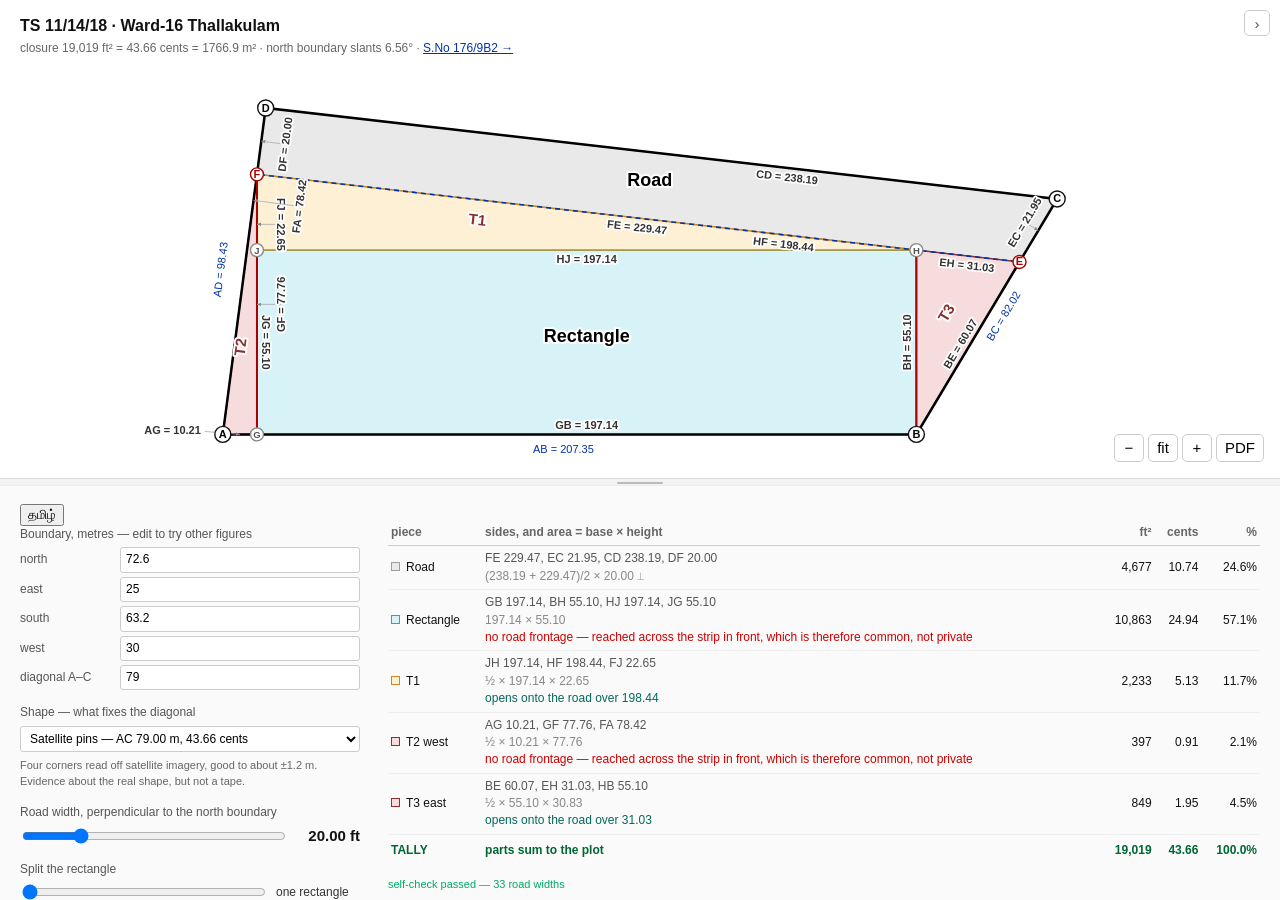
<file: site/index.html>
<!doctype html>
<meta charset="utf-8">
<meta name="viewport" content="width=device-width, initial-scale=1"><title>TS 11/14/18 — massing</title>
<style>:root { --fs: 1; }
* { box-sizing: border-box; }
body { margin: 0; font: 14px/1.45 -apple-system, Helvetica, Arial, sans-serif;
       color: #111; background: #fff; display: flex; height: 100vh; }
#left { flex: 1 1 auto; display: flex; flex-direction: column; min-width: 0;
        position: relative; }
#right { flex: 0 0 380px; border-left: 1px solid #ddd; padding: 18px 20px;
         overflow: auto; background: #fafafa; }
header { padding: 14px 20px 6px; }
h1 { font-size: 16px; margin: 0; }
.meta { color: #666; font-size: 12px; margin-top: 3px; }
.meta a { color: #0033aa; }
#plan { flex: 1 1 auto; width: 100%; min-height: 0; cursor: grab;
        touch-action: none; }
#plan.grabbing { cursor: grabbing; }

.piece { transition: fill-opacity .1s; }
.piece.hi { fill-opacity: .55; stroke-width: 3; }
text { font-family: -apple-system, Helvetica, Arial, sans-serif; text-anchor: middle; }
.badge { fill: #fff; stroke-width: 1.4; }
.b-corner { stroke: #111; } .b-node { stroke: #a00; } .b-inner { stroke: #888; }
.corner { font-size: 11px; font-weight: 700; }
.node { font-size: 11px; font-weight: 700; fill: #a00; }
.inner { font-size: 9.5px; font-weight: 600; fill: #555; }
.w20txt { font-size: 9.5px; font-weight: 700; fill: #0033aa; }
.lab { font-size: 18px; font-weight: 700;
       paint-order: stroke; stroke: #fff; stroke-width: 4px; stroke-linejoin: round; }
.lab.tagonly { font-size: 15px; fill: #8b2f2f; }
.sub { font-size: 12px; fill: #444;
       paint-order: stroke; stroke: #fff; stroke-width: 3px; stroke-linejoin: round; }

.side { font-size: 11px; fill: #333; font-weight: 600;
        paint-order: stroke; stroke: #fff; stroke-width: 3.5px;
        stroke-linejoin: round; }
.dim { font-size: 11px; fill: #0033aa;
       paint-order: stroke; stroke: #fff; stroke-width: 3px; stroke-linejoin: round; }
.hi.lab, .hi.sub { fill: #000; }

label { display: block; font-size: 12px; color: #555; margin: 14px 0 4px; }
input[type=range] { width: 100%; }
#roadv { font-weight: 700; font-size: 15px; color: #111; white-space: nowrap;
         min-width: 64px; text-align: right; }
.row { display: flex; align-items: center; gap: 8px; }

table { width: 100%; border-collapse: collapse; margin-top: 16px;
        font-size: calc(12px * var(--fs)); }
th { text-align: left; color: #666; font-weight: 600; border-bottom: 1px solid #ccc;
     padding: 4px 3px; }
td { padding: 4px 3px; border-bottom: 1px solid #eee; }
td.n, th.n { text-align: right; font-variant-numeric: tabular-nums; }
.why { color: #555; }
.why i { color: #888; font-style: normal; }
tr.hi td { background: #eef9fc; }
tfoot td { border-top: 1px solid #999; border-bottom: none; font-weight: 700; padding-top: 7px; }
.ok { color: #0a6; } .bad { color: #c00; }
tfoot tr.ok td { color: #063; } tfoot tr.bad td { color: #c00; }
.sw { display: inline-block; width: 9px; height: 9px; margin-right: 6px;
      border: 1px solid; vertical-align: baseline; }
#check { font-size: 11px; margin-top: 14px; }
footer { font-size: 11px; color: #777; margin-top: 16px; border-top: 1px solid #ddd;
         padding-top: 10px; }

.grid { display: grid; grid-template-columns: 92px 1fr; gap: 4px 8px; align-items: center; }
.grid span { font-size: 12px; color: #555; }
.grid input { width: 100%; padding: 3px 5px; font: inherit; font-size: 12px;
              border: 1px solid #ccc; border-radius: 3px; }
#lotsv { font-size: 12px; color: #333; white-space: nowrap; min-width: 84px; }
#turnv { font-size: 12px; color: #333; white-space: nowrap; min-width: 84px;
         text-align: right; }
#bestturn { padding: 2px 9px; font: inherit; font-size: 12px; cursor: pointer;
            border: 1px solid #bbb; border-radius: 4px; background: #fff; }
#bestturn:hover { background: #eee; }
.note { font-size: calc(12px * var(--fs)); line-height: 1.5; color: #444; background: #f6f6f2;
        border-left: 3px solid #c8b88a; padding: 7px 9px; margin: 14px 0 0; }

#explain { width: 100%; margin-top: 16px; padding: 7px; font: inherit; font-size: 13px;
           border: 1px solid #bbb; border-radius: 4px; background: #fff; cursor: pointer; }
#explain:hover { background: #f0f0f0; }
#stepper { display: none; margin-top: 10px; }
body.explaining #stepper { display: block; }
#stepper button { width: 30px; padding: 3px; font-size: 15px; cursor: pointer;
                  border: 1px solid #bbb; border-radius: 4px; background: #fff; }
#stepno { font-size: 12px; color: #666; white-space: nowrap; }
#sched h2 { font-size: 15px; margin: 18px 0 6px; }
#sched p { font-size: calc(13px * var(--fs)); line-height: 1.5; color: #333;
            margin: 0 0 8px; }
.hilite { stroke: #d32f2f; stroke-width: 3; }
body.explaining .grid, body.explaining label[for=road], body.explaining label[for=lots],
body.explaining label[for=turn] { opacity: .45; }
/* four-sided lots fill the land whatever the turn, so the turn knob does nothing */
body.fanning label[for=turn], body.fanning label[for=turn] + .row { opacity: .4; }
body.fanning #turn, body.fanning #bestturn { pointer-events: none; }
/* equalising the buildable rectangle only means anything for four-sided lots */
#closure { width: 100%; padding: 4px 5px; font: inherit; font-size: 12px;
           border: 1px solid #ccc; border-radius: 3px; background: #fff; }
#shapenote { font-size: 11px; line-height: 1.5; color: #666; margin-top: 5px; }
.sub-opt { margin-left: 18px; opacity: .4; }
body.fanning .sub-opt { opacity: 1; }
body:not(.fanning) .sub-opt input { pointer-events: none; }
.bld { color: #7b1fa2; font-weight: 600; }
.bey { color: #616161; font-weight: 600; }
.ent { color: #00695c; }
/* the turning ray carried on to the north boundary, and the wedge past it */
.ray { stroke: #616161; stroke-width: 1.4; stroke-dasharray: 4 3; fill: none; }
.wedge { fill: none; stroke: #616161; stroke-width: 1.2; stroke-dasharray: 2 3; }
/* the panel sits under the drawing, its two halves side by side */
body { flex-direction: column; }
#left { flex: 1 1 auto; min-height: 0; }
#right { width: 100%; box-sizing: border-box; border-left: none;
         border-top: none; display: flex; flex-wrap: wrap;
         align-items: flex-start; gap: 0 28px; height: 46vh; flex: none; }
/* drag the seam to trade drawing height against panel height */
#grip { flex: none; height: 8px; cursor: row-resize; background: #f2f2f2;
        border-top: 1px solid #ddd; border-bottom: 1px solid #eee;
        touch-action: none; }
#grip::after { content: ""; display: block; width: 46px; height: 2px;
               margin: 3px auto; background: #bbb; border-radius: 2px; }
#grip:hover, #grip.drag { background: #e2e2e2; }
body.no-panel #grip { display: none; }
#ctrls { flex: 0 1 340px; min-width: 280px; }
#out { flex: 1 1 420px; min-width: 300px; }
#ctrls label:first-of-type { margin-top: 0; }
body.no-panel #right { display: none; }
.ent.bad { color: #c00; }
/* the rectangle a house can actually be set out on, inside its lot */
.build { fill: none; stroke: #7b1fa2; stroke-width: 1.4; stroke-dasharray: 6 4; }
body.explaining #check { display: none; }\n#lang { float: right; margin-top: -2px; padding: 2px 9px; font: inherit;
        font-size: 12px; border: 1px solid #bbb; border-radius: 4px;
        background: #fff; cursor: pointer; }
#lang:hover { background: #eee; }
.work { margin: 4px 0 10px; font-size: 12px; color: #444; }
.work b { display: block; margin-bottom: 4px; color: #666; font-weight: 600; }
.work ul { margin: 0; padding-left: 16px; }
.work li { font-family: ui-monospace, Menlo, monospace; font-size: 11px;
           line-height: 1.7; }
.arc { fill: none; stroke: #7b1fa2; stroke-width: 1.6; }
.angle { font-size: 11px; font-weight: 700; fill: #7b1fa2;
         paint-order: stroke; stroke: #fff; stroke-width: 3px; stroke-linejoin: round; }
.leader { stroke: #aaa; stroke-width: 0.8; fill: none; }
.leader.hi { stroke: #c62828; stroke-width: 1.6; }
/* a wide invisible line over each segment, so hovering the segment lights up
   its length wherever the label ended up */
.hit { stroke: transparent; stroke-width: 12; fill: none; }
.side.hi { fill: #c62828; }
.a-end { text-anchor: end; }
.a-start { text-anchor: start; }
.w20 { stroke: #0033aa; stroke-width: 1.6; stroke-dasharray: 5 4; fill: none; }
.b-w20 { stroke: #0033aa; }
.w20 + .w20 { }
#zoom { position: absolute; right: 16px; bottom: 16px; display: flex; gap: 4px; }
#zoom button { min-width: 30px; height: 28px; padding: 0 8px; font: inherit;
               font-size: 15px; border: 1px solid #ccc; border-radius: 5px;
               background: rgba(255,255,255,.92); cursor: pointer; }
#zoom button:hover { background: #eee; }

/* A rotated phone is about 740x400: stack the panel under the drawing and let
   the page scroll, rather than squeezing both into one row. */
@media (max-width: 900px) {
  body { flex-direction: column; height: auto; min-height: 100vh; }
  /* the drawing needs a real height, not a flex share: the fit is computed
     against the SVG's box, and a collapsed box draws off the bottom */
  #left { min-height: auto; }
  #plan { height: 62vh; min-height: 240px; flex: none; }
  #right { flex: 1 1 auto; width: 100%; border-left: none; height: auto;
           border-top: none; overflow: visible; }
  #grip { display: none; }
  #zoom { bottom: 10px; right: 10px; }
  #zoom button { min-width: 40px; height: 38px; font-size: 18px; }
  table { font-size: 11.5px; }
  .grid { grid-template-columns: 88px 1fr; }
}
@media (max-height: 520px) {
  header { padding: 8px 14px 2px; }
  h1 { font-size: 14px; }
  .meta { font-size: 11px; }
  #right { padding: 10px 14px; }
  label { margin: 8px 0 3px; }
}

#tip { position: fixed; z-index: 20; pointer-events: none; max-width: 260px;
       padding: 7px 10px; border-radius: 6px; background: rgba(20,22,24,.94);
       color: #fff; font-size: 12px; line-height: 1.45;
       box-shadow: 0 2px 10px rgba(0,0,0,.25); }
#tip b { display: block; font-size: 13px; }
#tip i { display: block; font-style: normal; color: #9fd7e4;
         font-family: ui-monospace, Menlo, monospace; font-size: 11px; margin: 2px 0 3px; }
#tip span { display: block; color: #d6d9dc; }

#panel { position: absolute; top: 10px; right: 10px; z-index: 15;
         width: 26px; height: 26px; padding: 0; font: inherit; font-size: 15px;
         line-height: 1; border: 1px solid #ccc; border-radius: 5px;
         background: rgba(255,255,255,.92); color: #555; cursor: pointer; }
#panel:hover { background: #eee; color: #111; }
body.no-panel #right { display: none; }
@media (max-width: 900px) {
  #panel { width: 34px; height: 34px; font-size: 17px; }
  body.no-panel #plan { height: 88vh; }
}


/* ---------------------------------------------------------------- printing */
/* Held while the page is being prepared for paper: the drawing takes the
   proportions of a landscape sheet so its viewBox is computed for that, not
   for whatever shape the window happens to be. */
body.printing #plan { flex: none; }
.sbar { stroke: #333; stroke-width: 1; }
/* text-anchor must be set here, not as an attribute: the `text` rule above
   sets middle and would win, hanging the caption off the left of the sheet */
.sbartxt { font-size: 11px; fill: #333; font-weight: 600; text-anchor: start; }
/* the one bit of drawing text that is prose, so it follows the text knob */
body.printing .sbartxt { font-size: calc(11px * var(--fs)); }
#legend { display: none; }
body.printing #legend { display: block; }
/* The schedule takes a page of its own, so the sheet under the drawing is the
   legend's alone. Big enough to read across a table. */
body.printing #legend { margin-top: 7px; padding: 7px 11px 9px;
                        border: 1px solid #999; border-radius: 3px; }
#legend h3 { font-size: calc(12px * var(--fs)); margin: 0 0 5px; color: #333; font-weight: 700; }
#legend ul { columns: 5; column-gap: 18px; column-rule: 1px solid #e4e4e4;
             margin: 0; padding: 0; list-style: none; }
#legend li { font-size: calc(12px * var(--fs)); line-height: 1.85; break-inside: avoid;
             font-variant-numeric: tabular-nums; }
body.printing #grip, body.printing #zoom { visibility: hidden; }

@media print {
  @page { size: A4 landscape; margin: 8mm; }
  /* the schedule gets a sheet of its own, in two columns */
  #out { break-before: page; }
  /* if it will not sit under the drawing it moves whole, never split */
  #legend { break-inside: avoid; }
  #sched .two { display: flex; gap: 14px; align-items: flex-start; }
  #sched .two table { width: 50%; }
  #sched table.tally { margin-top: 6px; }
  .host-badge, [id*="netlify"], [class*="netlify"] { display: none !important; }

  /* Paper does not need flooding with ink. A piece is its outline and its
     name; the colour that told you what it was is moved into the line.
     A CSS rule beats the fill attribute the shape carries, so none of this
     has to be threaded back through the renderer. */
  .piece { fill: none !important; stroke-width: 1.6; }
  .lab { stroke: none; }                    /* no white halo to knock out */
  .side, .dim, .corner, .node, .inner, .w20txt, .angle { stroke: none; }
  .badge { fill: #fff; }
  .note { background: none; border-left-width: 2px; padding-left: 6px; }
  tr.hi td { background: none; }
  /* the swatch follows: an outline in the piece's own colour, not a block */
  .sw { background: none !important; border-width: 2px; width: 8px; height: 8px; }
  body { display: block; height: auto; overflow: visible; }
  #grip, #zoom, #panel, #lang, #ctrls, #check, #stepper { display: none !important; }
  #left { height: auto; padding: 0; }
  /* the viewBox holds the aspect, so width alone is enough */
  /* the mm size set on the element is the whole point, so leave it alone */
  #plan { flex: none; }
  #right { height: auto !important; display: block; border: none; padding: 0;
           overflow: visible; }
  #out { width: 100%; }
  header h1 { font-size: calc(15px * var(--fs)); }
  header .meta { font-size: calc(10px * var(--fs)); }
  table { font-size: calc(11px * var(--fs)); margin-top: 10px; }
  .note { font-size: calc(10.5px * var(--fs)); padding: 5px 7px; margin-top: 8px; }
  tr, .note, footer { break-inside: avoid; }
  footer { font-size: calc(9px * var(--fs)); }
}
</style>
<div id="left">
  <header>
    <h1>TS 11/14/18 · Ward-16 Thallakulam</h1>
    <div class="meta"><span id="l-closure"></span> <span id="area"></span> ·
      <span id="l-slant"></span> <span id="slant"></span>° ·
      <a href="176-9B2.html">S.No 176/9B2 &rarr;</a></div>
  </header>
  <button id="panel" title="hide the panel"></button>
  <svg id="plan"></svg>
  <div id="legend"></div>
  <div id="tip" hidden></div>
  <div id="zoom"><button id="zout">−</button><button id="zfit"></button
    ><button id="zin">+</button><button id="pdf">PDF</button></div>
</div>
<div id="grip" title="drag to resize"></div>
<div id="right">
  <div id="ctrls">
  <button id="lang"></button>
  <label id="l-bnd"></label>
  <div class="grid">
    <span id="l-north"></span><input id="north" type="number" step="0.01">
    <span id="l-east"></span><input id="east" type="number" step="0.01">
    <span id="l-south"></span><input id="south" type="number" step="0.01">
    <span id="l-west"></span><input id="west" type="number" step="0.01">
    <span id="l-diagonal"></span><input id="diagonal" type="number" step="0.01">
  </div>
  <label for="closure" id="l-shape"></label>
  <select id="closure">
    <option value="pins"></option>
    <option value="square"></option>
    <option value="cyclic"></option>
    <option value="custom"></option>
  </select>
  <div id="shapenote"></div>
  <label for="road" id="l-road"></label>
  <div class="row"><input id="road" type="range" min="6" max="73.7"
      step="0.5" value="20"><span id="roadv"></span></div>
  <label for="lots" id="l-lots"></label>
  <div class="row"><input id="lots" type="range" min="1" max="8" step="1" value="1">
    <span id="lotsv"></span></div>
  <label for="head" id="l-head"></label>
  <div class="row"><input id="head" type="range" min="0" max="24.74"
      step="0.25" value="0"><span id="headv"></span></div>
  <label for="turn" id="l-turn"></label>
  <div class="row"><input id="turn" type="range" min="-45" max="45" step="0.05" value="0">
    <span id="turnv"></span><button id="bestturn"></button></div>
  <label for="fsize" id="l-fsize"></label>
  <div class="row"><input id="fsize" type="range" min="80" max="200" step="5" value="100">
    <span id="fsizev"></span></div>
  <label class="row"><input id="fan" type="checkbox"> <span id="l-fan"></span></label>
  <label class="row sub-opt"><input id="eqbuild" type="checkbox">
    <span id="l-eqbuild"></span></label>
  <label class="row"><input id="metric" type="checkbox"> <span id="l-metric"></span></label>
  <button id="explain">Explain this construction</button>
  <div id="stepper">
    <div class="row"><button id="prev">‹</button>
      <input id="steps" type="range" min="0" max="8" step="1" value="0">
      <button id="next">›</button><span id="stepno"></span></div>
  </div>
  </div>
  <div id="out">
    <div id="sched"></div>
    <div id="check"></div>
    <footer id="l-foot" data-reg="1875"></footer>
  </div>
</div>
<script>// TS 11/14/18 massing viewer. Three parts, in dependency order:
//   Geom    the construction, pure functions, no DOM
//   Render  geometry -> SVG
//   UI      controls and wiring
// The plot corners and the test vectors are substituted in by tslr/html.py.

const SITE = {"sides": {"north": 72.6, "east": 25.0, "south": 63.2, "west": 30.0, "diagonal": 79.0}, "vectors": {"10.0": [2360.096, 12762.208, 2203.659, 504.548, 1188.068], "12.0": [2826.885, 12384.395, 2209.522, 481.979, 1115.797], "14.0": [3291.93, 12005.534, 2215.394, 459.927, 1045.794], "16.0": [3755.232, 11625.625, 2221.273, 438.391, 978.058], "18.0": [4216.791, 11244.667, 2227.16, 417.371, 912.59], "20.0": [4676.605, 10862.662, 2233.054, 396.868, 849.39], "22.0": [5134.677, 10479.607, 2238.957, 376.881, 788.457], "24.0": [5591.005, 10095.505, 2244.867, 357.41, 729.793], "26.0": [6045.589, 9710.354, 2250.785, 338.456, 673.395], "28.0": [6498.43, 9324.154, 2256.711, 320.018, 619.266], "30.0": [6949.527, 8936.907, 2262.644, 302.097, 567.404], "32.0": [7398.881, 8548.611, 2268.585, 284.692, 517.809], "34.0": [7846.492, 8159.267, 2274.535, 267.803, 470.483], "36.0": [8292.359, 7768.874, 2280.492, 251.431, 425.424], "38.0": [8736.482, 7377.433, 2286.456, 235.575, 382.632], "40.0": [9178.862, 6984.944, 2292.429, 220.235, 342.109], "42.0": [9619.499, 6591.406, 2298.409, 205.412, 303.852], "44.0": [10058.392, 6196.82, 2304.397, 191.105, 267.864], "46.0": [10495.542, 5801.186, 2310.393, 177.315, 234.143], "48.0": [10930.948, 5404.504, 2316.397, 164.04, 202.69], "50.0": [11364.61, 5006.773, 2322.408, 151.283, 173.505], "52.0": [11796.53, 4607.993, 2328.428, 139.041, 146.587], "54.0": [12226.705, 4208.166, 2334.455, 127.317, 121.937], "56.0": [12655.137, 3807.29, 2340.49, 116.108, 99.554], "58.0": [13081.826, 3405.366, 2346.532, 105.416, 79.439], "60.0": [13506.771, 3002.393, 2352.583, 95.24, 61.592], "62.0": [13929.973, 2598.372, 2358.641, 85.581, 46.012], "64.0": [14351.431, 2193.303, 2364.707, 76.437, 32.7], "66.0": [14771.146, 1787.185, 2370.781, 67.811, 21.656], "68.0": [15189.117, 1380.019, 2376.862, 59.7, 12.88], "70.0": [15605.345, 971.805, 2382.952, 52.107, 6.371], "72.0": [16019.829, 562.542, 2389.049, 45.029, 2.129], "74.0": [16432.57, 152.232, 2395.154, 38.468, 0.156]}, "diagTaped": false, "band": [77.8, 80.17], "range": [42.6, 88.2]};


// ---------------------------------------------------------------- I18N
// Every string the reader sees, in both languages. Tamil is the working
// language on site in Madurai; English is what the FMB extract is written in.
const I18N = {
  en: {
    lang: "தமிழ்", boundary: "Boundary, metres — edit to try other figures",
    north: "north", east: "east", south: "south", west: "west",
    diagonal: "diagonal A–C",
    roadLabel: "Road width, perpendicular to the north boundary",
    splitLabel: "Split the rectangle", oneRect: "one rectangle",
    lots: n => `${n} equal lots`, metres: "metres",
    turnLabel: "Turn the block off the south boundary",
    squareOn: "square to AB", bestBtn: "best",
    offcut: n => `Offcut ${n}`,
    turnNote: (a, d) => `Largest rectangle at ${a}° inside the land the road ` +
      `leaves. ${d}` ,
    turnGain: (g, c) => `${g > 0 ? "+" : ""}${g.toLocaleString()} ft² ` +
      `(${g > 0 ? "+" : ""}${c} cents) against squaring it to the south boundary.`,
    turnExplain: "Step-by-step covers the squared construction — set the turn " +
                 "back to 0° to walk through it.",
    fanLabel: "Four-sided lots — no waste at all",
    shapeLabel: "Shape — what fixes the diagonal",
    cPins: "Satellite pins",
    cSquare: "Right angle at D, as the FMB draws it",
    cCyclic: "Cyclic — the largest those sides can hold",
    cCustom: "Typed in by hand",
    cOpt: (name, d, cents) => `${name} — AC ${d}, ${cents} cents`,
    nPins: "Four corners read off satellite imagery, good to about ±1.2 m. " +
           "Evidence about the real shape, but not a tape.",
    nSquare: "The FMB draws D as a right angle, so AC is Pythagoras on the two " +
             "sides meeting there. It agrees with the pins to 0.45 m.",
    nCyclic: "Brahmagupta's maximum, attained only if all four corners lie on a " +
             "circle. It needs D at 78.09°, which is 11.9° off the square corner " +
             "the FMB draws, so it is almost certainly not this plot.",
    nCustom: "Your own figure. Tape A to C and this is the one to use.",
    fsizeLabel: "Text size, on screen and on paper",
    eqLabel: "Give every lot the same buildable rectangle",
    entrance: "opens onto the road over",
    beyondRay: "of which, past the ray, serving only the dead end:",
    headLabel: "Turning head at the dead end, back along the road from E",
    headOff: "none", TurningHead: "Turning head",
    headNote: (l, d, a, c) => `A car turning at the dead end needs ${l} ft back ` +
      `along the road from E, then ${d} ft square down to the east boundary. ` +
      `That right triangle is ${a} ft² (${c} cents) of common ground, taken ` +
      `off the last lot before the others are cut.`,
    wedgeNote: (yc, ly, a, c) => `Carried on across the road the same ray meets ` +
      `the north boundary at Y, so YC = ${yc} ft and LY = ${ly} ft. Everything ` +
      `east of the ray is the right triangle LYC: ${a} ft² (${c} cents), the ` +
      `dead end of the layout.`,
    noFront: "no road frontage — reached across the strip in front, which is " +
             "therefore common, not private",
    buildable: "buildable",
    eqNote: (a, c) => `Cuts set so the largest rectangle inside every lot is the ` +
      `same: ${a} ft² (${c} cents) each. The corner lot gets more land to make ` +
      `up for the wedge it cannot build on.`,
    fanNote: (a, c, w) => `Cut straight across the land the road leaves, square ` +
      `to the road. Nothing is left over. Each lot ${a} ft² (${c} cents), ` +
      `${w} ft² more per lot than rectangles squared to the south boundary.`,
    fanCorner: d => `The corner lot's sharpest angle is ${d}°.`,
    explainBtn: "Explain this construction", backBtn: "← back to the plan",
    closure: "closure", slants: "north boundary slants",
    footer: "Road runs the full north boundary D→C; its inner edge meets the west " +
            "boundary at F and the east at E. The rectangle stands square to the " +
            "south boundary and rises until it meets that edge.",
    registered: "Registered extent", cannot: "Cannot draw these figures",
    noRoom: "no room for that road",
    outside: name => `${name} falls outside the plot at this shape`,
    thPiece: "piece", thSides: "sides, and area = base × height",
    thCents: "cents", tally: "TALLY", partsSum: "parts sum to the plot",
    partsDont: "PARTS DO NOT SUM",
    Road: "Road", Rectangle: "Rectangle", lot: n => `Lot ${n}`,
    "T1 under the road": "T1", "T2 west corner": "T2 west",
    "T3 east corner": "T3 east",
    checkPass: n => `self-check passed — ${n} road widths`,
    checkFail: w => "self-check FAILED: " + w,
    checkEdited: "sides edited — self-check applies to the recorded plot only",
    working: "How each number is got, from the four recorded sides:",
    ofPlot: "of the plot",
    fit: "fit", pdfBtn: "PDF",
    scaleBar: (m2, s) => `100 mm on this sheet = ${m2} m on the ground  (1:${s})`,
    legendHead: s => `Measurements, feet — drawing at 1:${s}`,
    diagTaped: "Ours was taped on site.",
    diagGuessed: "Ours is <b>not yet taped</b> — it comes from four corners read " +
                 "off satellite imagery, good to about ±1.2 m, which is ±17 m² of " +
                 "area. A tape on AC would settle it.",
    noTriangle: (a, b, c) => `no triangle with sides ${a}, ${b}, ${c}`,
    badSide: (i, got, want) => `closure side ${i} came out ${got} m, not ${want}`,
    steps: [
      { t: v => "Close the boundary",
        b: v => `Four sides do not fix a quadrilateral — they hinge, and the FMB
          records only four. <b>AC is not derived from them: it is a fifth,
          independent measurement.</b> ${v.diagSrc} Given it, the plot is two
          triangles glued along AC, each solved from three known sides, and
          everything below is measured off the four corners that fall out.` },
      { t: v => "The north boundary is not parallel to the south",
        b: v => `DC runs <b>${v.slant}°</b> off AB. That single fact is why a
          rectangle cannot fill this plot, and it is where every offcut below
          comes from.` },
      { t: v => `Set the road back ${v.road}`,
        b: v => `Offset DC inward by ${v.road}, measured perpendicular. The offset
          line meets the west boundary at <b>F</b> and the east at <b>E</b>, giving
          <b>DF = ${v.df}</b> and <b>EC = ${v.ec}</b>. DF is close to the road width
          because the corner at D is ${v.dAngle}° — nearly square; EC is longer
          because C is sharp.` },
      { t: v => "Square the rectangle to the south boundary",
        b: v => `Drop a perpendicular from F to AB, meeting it at <b>G</b>, so
          <b>AG = ${v.ag}</b>. West of G the plot leans away and no rectangle can
          reach it. The rectangle runs <b>GB = ${v.gb}</b>.` },
      { t: v => "Raise it until it meets the road",
        b: v => `Square to the south boundary the plot is <b>${v.hE}</b> deep at B
          and <b>${v.hW}</b> at F, so the east end binds. The road takes
          <b>${v.drop}</b> of that, not ${v.road}: ${v.road} is measured square to
          DC, and DC is tilted ${v.slant}° to the line we are measuring down from,
          so ${v.road} ÷ cos ${v.slant}° = ${v.drop}. That leaves
          <b>${v.hE} − ${v.drop} = ${v.bh}</b> — the depth, all the way along.` },
      { t: v => "T1 — the price of the slant",
        b: v => `Base <b>JH = ${v.jh}</b>, the rectangle's flat top. The height
          <b>JF = ${v.jf}</b> is simply how far the road's underside falls across
          that width: it is ${v.jf} higher above the south boundary at the west end
          than at the east, which is what the ${v.slant}° tilt costs over ${v.jh}.
          JF is square to JH, so <b>½ × ${v.jh} × ${v.jf} = ${v.t1a} ft²</b>.` },
      { t: v => "T2 — the west corner",
        b: v => `Base <b>AG = ${v.ag}</b> — how far the west boundary leans in
          over F's height. Height <b>GF = ${v.gf}</b>, the perpendicular that put G
          there; G, J and F sit on one line, so it is just the rectangle plus T1:
          ${v.bh} + ${v.jf}. <b>½ × ${v.ag} × ${v.gf} = ${v.t2a} ft²</b>.` },
      { t: v => "T3 — the east corner",
        b: v => `Base <b>BH = ${v.bh}</b>, the rectangle's east edge. The height
          <b>${v.t3h}</b> is how far E lies east of that edge, measured square to
          it — the width the plot gains between B and the road, which no rectangle
          squared to the south can reach. <b>½ × ${v.bh} × ${v.t3h} =
          ${v.t3a} ft²</b>.` },
      { t: v => "Add it back up",
        b: v => `Every piece is a rectangle, a trapezoid or a triangle, so every
          area is one multiplication. They sum to <b>${v.total} ft²</b> — the whole
          plot. If they did not, one of the steps above would be wrong.` },
    ],
  },
  ta: {
    lang: "English", boundary: "எல்லை அளவுகள், மீட்டரில் — மாற்றி பார்க்கலாம்",
    north: "வடக்கு", east: "கிழக்கு", south: "தெற்கு", west: "மேற்கு",
    diagonal: "மூலைவிட்டம் A–C",
    roadLabel: "சாலை அகலம், வடக்கு எல்லைக்கு செங்குத்தாக",
    splitLabel: "செவ்வகத்தைப் பிரி", oneRect: "ஒரே செவ்வகம்",
    lots: n => `${n} சம மனைகள்`, metres: "மீட்டர்",
    turnLabel: "தெற்கு எல்லையிலிருந்து தொகுதியைத் திருப்பு",
    squareOn: "AB க்கு நேராக", bestBtn: "சிறந்தது",
    offcut: n => `மீதி ${n}`,
    turnNote: (a, d) => `சாலை விட்டுச் செல்லும் நிலத்தில் ${a}° கோணத்தில் ` +
      `பொருந்தும் மிகப்பெரிய செவ்வகம். ${d}`,
    turnGain: (g, c) => `தெற்கு எல்லைக்கு நேராக வைப்பதை விட ` +
      `${g > 0 ? "+" : ""}${g.toLocaleString()} ச.அடி (${g > 0 ? "+" : ""}${c} சென்ட்).`,
    turnExplain: "படிப்படியான விளக்கம் நேரான அமைப்புக்கு மட்டுமே — திருப்பத்தை " +
                 "0° ஆக்கினால் அதைப் பார்க்கலாம்.",
    fanLabel: "நான்கு பக்க மனைகள் — வீணாவது எதுவும் இல்லை",
    shapeLabel: "வடிவம் — மூலைவிட்டத்தை நிர்ணயிப்பது",
    cPins: "செயற்கைக்கோள் புள்ளிகள்",
    cSquare: "D இல் செங்கோணம், FMB வரைவது போல",
    cCyclic: "வட்ட வடிவம் — இந்தப் பக்கங்கள் கொள்ளக்கூடிய அதிகபட்சம்",
    cCustom: "கையால் இட்டது",
    cOpt: (name, d, cents) => `${name} — AC ${d}, ${cents} சென்ட்`,
    nPins: "செயற்கைக்கோள் படத்திலிருந்து படித்த நான்கு மூலைகள், சுமார் ±1.2 மீ " +
           "துல்லியம். ஆதாரம், ஆனால் அளவுநாடா அல்ல.",
    nSquare: "FMB இல் D செங்கோணமாக வரையப்பட்டுள்ளது, எனவே AC என்பது அங்கு " +
             "சந்திக்கும் இரு பக்கங்களின் பித்தகோரஸ். புள்ளிகளுடன் 0.45 மீ வரை ஒத்துப்போகிறது.",
    nCyclic: "பிரம்மகுப்தரின் அதிகபட்சம், நான்கு மூலைகளும் ஒரே வட்டத்தில் " +
             "இருந்தால் மட்டுமே. இதற்கு D = 78.09° தேவை, FMB வரையும் செங்கோணத்தில் " +
             "இருந்து 11.9° விலகல்.",
    nCustom: "உங்கள் சொந்த அளவு. A இலிருந்து C வரை அளந்தால் இதுவே சரி.",
    fsizeLabel: "எழுத்து அளவு, திரையிலும் தாளிலும்",
    eqLabel: "எல்லா மனைகளுக்கும் ஒரே கட்டிட செவ்வகம்",
    entrance: "சாலைக்கான நுழைவு அகலம்",
    beyondRay: "இதில், கதிருக்கு அப்பால், முட்டுச்சந்துக்கு மட்டும்:",
    headLabel: "முட்டுச்சந்தில் வாகனம் திரும்பும் இடம், E இலிருந்து சாலை வழியே",
    headOff: "இல்லை", TurningHead: "திரும்பும் இடம்",
    headNote: (l, d, a, c) => `முட்டுச்சந்தில் வாகனம் திரும்ப E இலிருந்து ${l} அடி ` +
      `சாலை வழியே, பின் ${d} அடி செங்குத்தாக கிழக்கு எல்லை வரை தேவை. அந்த ` +
      `செங்கோண முக்கோணம் ${a} ச.அடி (${c} சென்ட்) பொது இடம்.`,
    wedgeNote: (yc, ly, a, c) => `அதே கதிர் சாலையைக் கடந்து வடக்கு எல்லையை Y இல் ` +
      `சந்திக்கிறது: YC = ${yc} அடி, LY = ${ly} அடி. கதிருக்குக் கிழக்கே உள்ள ` +
      `அனைத்தும் LYC செங்கோண முக்கோணம்: ${a} ச.அடி (${c} சென்ட்).`,
    noFront: "சாலை முகப்பு இல்லை — முன்பகுதி வழியாகச் செல்ல வேண்டும், " +
             "எனவே அது பொது இடம்",
    buildable: "கட்டிடத்திற்கு",
    eqNote: (a, c) => `ஒவ்வொரு மனையிலும் பொருந்தும் மிகப்பெரிய செவ்வகம் ஒரே ` +
      `அளவாக இருக்கும்படி வெட்டப்பட்டது: தலா ${a} ச.அடி (${c} சென்ட்). மூலை மனைக்கு ` +
      `கட்ட முடியாத பகுதிக்கு ஈடாக அதிக நிலம் கிடைக்கிறது.`,
    fanNote: (a, c, w) => `சாலை விட்டுச் செல்லும் நிலத்தை சாலைக்கு நேராக ` +
      `நேர்க்கோட்டில் வெட்டியது. மீதம் எதுவும் இல்லை. ஒவ்வொரு மனையும் ${a} ச.அடி ` +
      `(${c} சென்ட்), தெற்கு எல்லைக்கு நேரான செவ்வகங்களை விட ${w} ச.அடி அதிகம்.`,
    fanCorner: d => `மூலை மனையின் கூர்மையான கோணம் ${d}°.`,
    explainBtn: "இந்த அமைப்பை விளக்கு", backBtn: "← வரைபடத்திற்குத் திரும்பு",
    closure: "மொத்த அளவு", slants: "வடக்கு எல்லையின் சாய்வு",
    footer: "சாலை வடக்கு எல்லை முழுவதும் D→C செல்கிறது; அதன் உட்புற விளிம்பு மேற்கு " +
            "எல்லையை F இலும் கிழக்கை E இலும் சந்திக்கிறது. செவ்வகம் தெற்கு எல்லைக்கு " +
            "செங்குத்தாக நின்று அந்த விளிம்பைத் தொடும் வரை உயர்கிறது.",
    registered: "பதிவு செய்யப்பட்ட பரப்பளவு", cannot: "இந்த அளவுகளை வரைய முடியாது",
    noRoom: "அந்த அகலமான சாலைக்கு இடம் இல்லை",
    outside: name => `இந்த வடிவத்தில் ${name} நிலத்திற்கு வெளியே செல்கிறது`,
    thPiece: "பகுதி", thSides: "பக்கங்கள், பரப்பு = அடிப்படை × உயரம்",
    thCents: "சென்ட்", tally: "மொத்தம்", partsSum: "பகுதிகளின் கூட்டுத்தொகை சரி",
    partsDont: "பகுதிகள் கூடவில்லை",
    Road: "சாலை", Rectangle: "செவ்வகம்", lot: n => `மனை ${n}`,
    "T1 under the road": "T1", "T2 west corner": "T2 மேற்கு",
    "T3 east corner": "T3 கிழக்கு",
    checkPass: n => `சுய சரிபார்ப்பு சரி — ${n} சாலை அகலங்கள்`,
    checkFail: w => "சுய சரிபார்ப்பு தவறு: " + w,
    checkEdited: "பக்க அளவுகள் மாற்றப்பட்டன — சுய சரிபார்ப்பு பதிவு அளவுகளுக்கு மட்டுமே",
    working: "பதிவான நான்கு பக்க அளவுகளிலிருந்து ஒவ்வொரு எண்ணும் எப்படி வருகிறது:",
    ofPlot: "நிலத்தில்",
    lots: n => `${n} சம மனைகள்`, metres: "மீட்டர்",
    scaleBar: (m2, s) => `இத்தாளில் 100 மி.மீ = தரையில் ${m2} மீ  (1:${s})`,
    legendHead: s => `அளவுகள், அடியில் — வரைபடம் 1:${s}`,
    diagTaped: "நமது அளவு தரையில் நாடாவால் அளக்கப்பட்டது.",
    diagGuessed: "நமது அளவு <b>இன்னும் நாடாவால் அளக்கப்படவில்லை</b> — செயற்கைக்கோள் " +
                 "படத்திலிருந்து படித்த நான்கு மூலைகளிலிருந்து வந்தது, சுமார் ±1.2 மீ " +
                 "துல்லியம், அதாவது ±17 ச.மீ பரப்பு. AC ஐ நாடாவால் அளந்தால் இது தீரும்.",
    noTriangle: (a, b, c) => `${a}, ${b}, ${c} பக்கங்களுடன் முக்கோணம் அமையாது`,
    badSide: (i, got, want) => `எல்லை ${i} ${got} மீ ஆக வந்தது, ${want} அல்ல`,
    steps: [
      { t: v => "எல்லையை மூடுதல்",
        b: v => `நான்கு பக்க அளவுகள் மட்டும் ஒரு நாற்கரத்தை நிர்ணயிக்காது — அது
          மடங்கும்; FMB இல் நான்கு பக்கங்கள் மட்டுமே பதிவாகியுள்ளன. <b>AC அவற்றிலிருந்து
          கணக்கிடப்படவில்லை: அது ஐந்தாவது, தனி அளவீடு.</b> ${v.diagSrc} அது கிடைத்தால்,
          நிலம் AC ஐ ஒட்டிய இரு முக்கோணங்கள் ஆகும்; ஒவ்வொன்றும் மூன்று தெரிந்த
          பக்கங்களால் தீர்க்கப்படுகிறது, கீழே உள்ள அனைத்தும் அதிலிருந்து வரும் நான்கு
          மூலைகளிலிருந்து அளக்கப்படுகிறது.` },
      { t: v => "வடக்கு எல்லை தெற்குக்கு இணையாக இல்லை",
        b: v => `DC ஆனது AB இலிருந்து <b>${v.slant}°</b> சாய்கிறது. இந்த ஒரு
          காரணத்தால்தான் ஒரு செவ்வகம் இந்த நிலத்தை முழுமையாக நிரப்ப முடியாது; கீழே
          வரும் ஒவ்வொரு மீதிப் பகுதியும் இதிலிருந்தே வருகிறது.` },
      { t: v => `சாலைக்கு ${v.road} விடுதல்`,
        b: v => `DC இலிருந்து செங்குத்தாக ${v.road} உள்நோக்கி நகர்த்துக. அந்தக் கோடு
          மேற்கு எல்லையை <b>F</b> இலும் கிழக்கை <b>E</b> இலும் சந்திக்கிறது; இதனால்
          <b>DF = ${v.df}</b>, <b>EC = ${v.ec}</b>. D மூலை ${v.dAngle}° — கிட்டத்தட்ட
          செங்கோணம், எனவே DF சாலை அகலத்திற்கு நெருக்கமாக உள்ளது; C கூர்மையானது என்பதால்
          EC நீளமாக உள்ளது.` },
      { t: v => "தெற்கு எல்லைக்கு செங்குத்தாக செவ்வகம்",
        b: v => `F இலிருந்து AB க்கு செங்குத்துக் கோடு இறக்கினால் அது <b>G</b> இல்
          சந்திக்கிறது; எனவே <b>AG = ${v.ag}</b>. G க்கு மேற்கே நிலம் விலகிச் செல்வதால்
          எந்தச் செவ்வகமும் அங்கு எட்டாது. செவ்வகத்தின் அடிப்படை <b>GB = ${v.gb}</b>.` },
      { t: v => "சாலையைத் தொடும் வரை உயர்த்துதல்",
        b: v => `தெற்கு எல்லைக்கு செங்குத்தாக அளந்தால் B இல் நிலத்தின் ஆழம்
          <b>${v.hE}</b>, F இல் <b>${v.hW}</b> — எனவே கிழக்கு முனையே கட்டுப்படுத்துகிறது.
          சாலை அதில் <b>${v.drop}</b> எடுக்கிறது, ${v.road} அல்ல: ${v.road} என்பது DC க்கு
          செங்குத்தாக அளக்கப்படுகிறது, DC ஆனது நாம் அளக்கும் கோட்டிற்கு ${v.slant}°
          சாய்ந்துள்ளது, எனவே ${v.road} ÷ cos ${v.slant}° = ${v.drop}. மீதம்
          <b>${v.hE} − ${v.drop} = ${v.bh}</b> — இதுவே ஆழம், முழு நீளத்திற்கும்.` },
      { t: v => "T1 — சாய்வுக்கான விலை",
        b: v => `அடிப்படை <b>JH = ${v.jh}</b>, செவ்வகத்தின் தட்டையான மேற்பகுதி. உயரம்
          <b>JF = ${v.jf}</b> என்பது அந்த அகலத்தில் சாலையின் அடிப்பகுதி எவ்வளவு
          இறங்குகிறது என்பதே: மேற்கு முனையில் தெற்கு எல்லையிலிருந்து ${v.jf} அதிக
          உயரம் — ${v.jh} நீளத்தில் ${v.slant}° சாய்வின் விலை. JF ஆனது JH க்கு
          செங்குத்து, எனவே <b>½ × ${v.jh} × ${v.jf} = ${v.t1a} ச.அடி</b>.` },
      { t: v => "T2 — மேற்கு மூலை",
        b: v => `அடிப்படை <b>AG = ${v.ag}</b> — F இன் உயரத்திற்குள் மேற்கு எல்லை
          எவ்வளவு உள்நோக்கி சாய்கிறது என்பது. உயரம் <b>GF = ${v.gf}</b>, G ஐ
          உருவாக்கிய அதே செங்குத்துக் கோடு; G, J, F ஒரே கோட்டில் இருப்பதால் இது
          செவ்வகம் மற்றும் T1 இன் கூட்டுத்தொகையே: ${v.bh} + ${v.jf}.
          <b>½ × ${v.ag} × ${v.gf} = ${v.t2a} ச.அடி</b>.` },
      { t: v => "T3 — கிழக்கு மூலை",
        b: v => `அடிப்படை <b>BH = ${v.bh}</b>, செவ்வகத்தின் கிழக்கு விளிம்பு. உயரம்
          <b>${v.t3h}</b> என்பது அந்த விளிம்பிற்கு கிழக்கே E எவ்வளவு தொலைவில் உள்ளது
          என்பது, செங்குத்தாக அளந்தால் — B க்கும் சாலைக்கும் இடையே நிலம் பெறும் அகலம்,
          தெற்குக்கு செங்குத்தான எந்தச் செவ்வகமும் அதை எட்டாது.
          <b>½ × ${v.bh} × ${v.t3h} = ${v.t3a} ச.அடி</b>.` },
      { t: v => "மொத்தத்தைச் சரிபார்த்தல்",
        b: v => `ஒவ்வொரு பகுதியும் செவ்வகம், சரிவகம் அல்லது முக்கோணம் — எனவே ஒவ்வொரு
          பரப்பளவும் ஒரே பெருக்கல். அவை கூடி <b>${v.total} ச.அடி</b> — முழு நிலமும்
          அவ்வளவே. கூடவில்லை என்றால் மேலே ஒரு படி தவறாகும்.` },
    ],
  },
};
let LANG = "en";
const T = (k, ...a) => {
  const v = (I18N[LANG] || I18N.en)[k] ?? I18N.en[k] ?? k;
  return typeof v === "function" ? v(...a) : v;
};

// ---------------------------------------------------------------- Geom
const Geom = {
  sub: (a, b) => [a[0] - b[0], a[1] - b[1]],
  add: (a, b) => [a[0] + b[0], a[1] + b[1]],
  mul: (a, k) => [a[0] * k, a[1] * k],
  dot: (a, b) => a[0] * b[0] + a[1] * b[1],
  dist: (a, b) => Math.hypot(b[0] - a[0], b[1] - a[1]),

  unit(a, b) {
    const d = Geom.sub(b, a), L = Math.hypot(d[0], d[1]);
    return [[d[0] / L, d[1] / L], L];
  },

  // perpendicular foot of p on the line a-b
  foot(p, a, b) {
    const [u] = Geom.unit(a, b), t = Geom.dot(Geom.sub(p, a), u);
    return Geom.add(a, Geom.mul(u, t));
  },

  // from p, perpendicular to a-b, out to the line c-d
  crossTo(p, a, b, c, d) {
    const [u] = Geom.unit(a, b), n = [-u[1], u[0]], [v] = Geom.unit(c, d);
    const t = ((c[0] - p[0]) * v[1] - (c[1] - p[1]) * v[0]) / (n[0] * v[1] - n[1] * v[0]);
    return Geom.add(p, Geom.mul(n, t));
  },

  // intersection of the infinite lines p1-p2 and p3-p4
  meet(p1, p2, p3, p4) {
    const d1 = Geom.sub(p2, p1), d2 = Geom.sub(p4, p3);
    const den = d1[0] * d2[1] - d1[1] * d2[0];
    const t = ((p3[0] - p1[0]) * d2[1] - (p3[1] - p1[1]) * d2[0]) / den;
    return Geom.add(p1, Geom.mul(d1, t));
  },

  // distance from p to the segment a-b
  ptSeg(p, a, b) {
    const d = Geom.sub(b, a), L2 = d[0] * d[0] + d[1] * d[1];
    if (L2 < 1e-12) return Geom.dist(p, a);
    const t = Math.max(0, Math.min(1, Geom.dot(Geom.sub(p, a), d) / L2));
    return Geom.dist(p, [a[0] + d[0] * t, a[1] + d[1] * t]);
  },

  // distance between two segments, 0 if they cross
  segDist([a, b], [c, d]) {
    const cross = (p, q, r) => (q[0] - p[0]) * (r[1] - p[1]) - (q[1] - p[1]) * (r[0] - p[0]);
    const d1 = cross(a, b, c), d2 = cross(a, b, d);
    const d3 = cross(c, d, a), d4 = cross(c, d, b);
    if (d1 * d2 < 0 && d3 * d4 < 0) return 0;
    return Math.min(Geom.ptSeg(c, a, b), Geom.ptSeg(d, a, b),
                    Geom.ptSeg(a, c, d), Geom.ptSeg(b, c, d));
  },

  shoelace(pts) {
    let s = 0;
    for (let i = 0; i < pts.length; i++) {
      const j = (i + 1) % pts.length;
      s += pts[i][0] * pts[j][1] - pts[j][0] * pts[i][1];
    }
    return Math.abs(s) / 2;
  },

  M2FT: 1 / 0.3048,

  // circle-circle intersection; `left` picks the side of p->q to land on.
  // Circles that cannot meet are refused: clamping would return a point that
  // looks fine and silently gives the wrong quadrilateral.
  meetR(p, r1, q, r2, left) {
    const [u, d] = Geom.unit(p, q);
    if (d > r1 + r2 + 1e-9 || d < Math.abs(r1 - r2) - 1e-9)
      throw new Error(T("noTriangle", d.toFixed(2), r1.toFixed(2), r2.toFixed(2)));
    const a = (r1 * r1 - r2 * r2 + d * d) / (2 * d);
    const h = Math.sqrt(Math.max(0, r1 * r1 - a * a));
    const s = left ? 1 : -1;
    return [p[0] + u[0] * a - s * u[1] * h, p[1] + u[1] * a + s * u[0] * h];
  },

  // Four sides do not fix a quadrilateral; four sides and a diagonal do. Two
  // triangles glued along the diagonal, each solved by circle intersection.
  // Sides in metres, corners out in feet.
  // The range a diagonal must fall in for both triangles to close.
  diagonalRange({ north, east, south, west }) {
    return [Math.max(Math.abs(south - east), Math.abs(north - west)),
            Math.min(south + east, north + west)];
  },

  closure({ north, east, south, west, diagonal, ends = "AC" }) {
    const A = [0, 0], B = [south, 0];
    let C, D;
    if (ends === "AC") {
      C = Geom.meetR(A, diagonal, B, east, true);
      D = Geom.meetR(A, west, C, north, true);
    } else {
      D = Geom.meetR(B, diagonal, A, west, false);
      C = Geom.meetR(B, east, D, north, false);
    }
    const out = [A, B, C, D].map(p => [p[0] * Geom.M2FT, p[1] * Geom.M2FT]);
    // The closure must carry the lengths it was given -- everything downstream
    // is measured off these corners.
    const want = [south, east, north, west];
    for (let i = 0; i < 4; i++) {
      const got = Geom.dist(out[i], out[(i + 1) % 4]) / Geom.M2FT;
      if (Math.abs(got - want[i]) > 0.01)
        throw new Error(T("badSide", i + 1, got.toFixed(2), want[i].toFixed(2)));
    }
    return out;
  },

  // The whole construction. corners = [A, B, C, D] in feet.
  // Four lengths do not fix a quadrilateral. These are the three ways to close
  // it, and they disagree by nearly two cents, so the page should let you pick.
  closures(s) {
    const AB = s.south, BC = s.east, CD = s.north, DA = s.west;
    // cyclic means B + D = 180, so cos D = -cos B. Equate the two law-of-cosines
    // expressions for AC and the angle falls out of the sides alone.
    const cosB = (AB * AB + BC * BC - CD * CD - DA * DA) / (2 * (AB * BC + CD * DA));
    return {
      // the FMB draws D square, so AC is Pythagoras on the sides meeting there
      square: Math.hypot(CD, DA),
      cyclic: Math.sqrt(AB * AB + BC * BC - 2 * AB * BC * cosB),
      pins: SITE.sides.diagonal,
    };
  },

  // Keep the part of a convex polygon on one side of the line a->b: `want` is
  // +1 for the side `ref` lies on, -1 for the other. Sutherland-Hodgman.
  clipHalf(poly, a, b, ref, want) {
    const side = q => (b[0] - a[0]) * (q[1] - a[1]) - (b[1] - a[1]) * (q[0] - a[0]);
    const s0 = (Math.sign(side(ref)) || 1) * want;
    const inside = q => side(q) * s0 >= -1e-9;
    const out = [];
    for (let i = 0; i < poly.length; i++) {
      const p = poly[i], q = poly[(i + 1) % poly.length];
      if (inside(p)) out.push(p);
      if (inside(p) !== inside(q)) {
        const t = side(p) / (side(p) - side(q));
        out.push([p[0] + (q[0] - p[0]) * t, p[1] + (q[1] - p[1]) * t]);
      }
    }
    return out.filter((q, i) => Geom.dist(q, out[(i + 1) % out.length]) > 1e-6);
  },

  // Largest rectangle with edges at `deg` inside a convex region. The lower
  // boundary of a convex region is convex and the upper is concave, so a
  // rectangle spanning [xa, xb] is as tall as the tighter of its two ends
  // allows. That leaves a 2-D search over the two ends: coarse, then refined.
  inscribe(region, deg, m = 110, rounds = 4) {
    const t = deg * Math.PI / 180;
    const rot = (pts, ang) => pts.map(([x, y]) =>
      [x * Math.cos(ang) - y * Math.sin(ang), x * Math.sin(ang) + y * Math.cos(ang)]);
    const xy = rot(region, -t);
    const lo = Math.min(...xy.map(q => q[0])), hi = Math.max(...xy.map(q => q[0]));
    const prof = x => {
      let a = Infinity, b = -Infinity;
      for (let i = 0; i < xy.length; i++) {
        const p = xy[i], q = xy[(i + 1) % xy.length];
        if (x < Math.min(p[0], q[0]) - 1e-9 || x > Math.max(p[0], q[0]) + 1e-9) continue;
        if (Math.abs(q[0] - p[0]) < 1e-12) {
          a = Math.min(a, p[1], q[1]); b = Math.max(b, p[1], q[1]);
        } else {
          const y = p[1] + (q[1] - p[1]) * (x - p[0]) / (q[0] - p[0]);
          a = Math.min(a, y); b = Math.max(b, y);
        }
      }
      return [a, b];
    };
    const lin = (x0, x1, k) => Array.from({ length: k }, (_, i) => x0 + (x1 - x0) * i / (k - 1));
    const bestOn = xs => {
      const pr = xs.map(prof);
      let best = [0, xs[0], xs[0], 0, 0];
      for (let i = 0; i < xs.length; i++)
        for (let j = i + 1; j < xs.length; j++) {
          const bot = Math.max(pr[i][0], pr[j][0]), top = Math.min(pr[i][1], pr[j][1]);
          const ar = (xs[j] - xs[i]) * Math.max(0, top - bot);
          if (ar > best[0]) best = [ar, xs[i], xs[j], bot, top];
        }
      return best;
    };
    let [area, xa, xb, y0, y1] = bestOn(lin(lo, hi, m));
    let span = (hi - lo) / m;
    for (let r = 0; r < rounds; r++) {
      const xs = [...lin(Math.max(lo, xa - span), Math.min(hi, xa + span), m / 2),
                  ...lin(Math.max(lo, xb - span), Math.min(hi, xb + span), m / 2)]
                 .sort((c, d) => c - d);
      [area, xa, xb, y0, y1] = bestOn(xs);
      span /= 6;
    }
    return { area, box: rot([[xa, y0], [xb, y0], [xb, y1], [xa, y1]], t) };
  },

  bestTurn(region) {
    let best = [-1, 0];
    for (let d = -90; d < 90; d += 1) best = Geom.max2(best, [Geom.inscribe(region, d).area, d]);
    for (const step of [0.25, 0.05, 0.01])
      for (const k of [-2, -1, 1, 2])
        best = Geom.max2(best, [Geom.inscribe(region, best[1] + k * step).area, best[1] + k * step]);
    // A rectangle turned by d and by d+90 is the same rectangle, so report the
    // representative near square rather than the quarter-turned twin.
    const d = ((best[1] + 45) % 90 + 90) % 90 - 45;
    return Math.round(d * 100) / 100;
  },

  max2: (a, b) => (b[0] > a[0] ? b : a),

  // What a convex region has outside a rectangle inside it: peel one of the
  // rectangle's four half-planes at a time, so the parts are disjoint and add
  // back to the region exactly.
  offcuts(region, box) {
    const c = box.reduce((a, q) => [a[0] + q[0] / 4, a[1] + q[1] / 4], [0, 0]);
    let rest = region;
    const out = [];
    for (let i = 0; i < 4; i++) {
      const a = box[i], b = box[(i + 1) % 4];
      const cut = Geom.clipHalf(rest, a, b, c, -1);
      if (Math.abs(Geom.shoelace(cut)) > 0.5) out.push(cut);
      rest = Geom.clipHalf(rest, a, b, c, 1);
    }
    return out.sort((p, q) => Math.abs(Geom.shoelace(q)) - Math.abs(Geom.shoelace(p)))
      .map((poly, i) => ({ key: `off${i + 1}`, nk: "offcut", ni: i + 1, poly,
                           why: Geom.fanWhy(poly), area: Math.abs(Geom.shoelace(poly)) }));
  },

  // n equal-area slices of a convex region, cut by straight lines square to the
  // direction a->b. Nothing is left over, so every square foot is in a lot.
  bands(region, a, b, n, equalise = "land") {
    const [u] = Geom.unit(a, b);
    const proj = q => (q[0] - a[0]) * u[0] + (q[1] - a[1]) * u[1];
    const ts = region.map(proj), lo = Math.min(...ts), hi = Math.max(...ts);
    const on = t => [a[0] + u[0] * t, a[1] + u[1] * t];
    const band = (t0, t1) => {
      const [p0, p1] = [on(t0), on(t1)];
      const perp = q => [q[0] - u[1], q[1] + u[0]];
      const g = Geom.clipHalf(region, p0, perp(p0), on(t0 + 10), 1);
      return Geom.clipHalf(g, p1, perp(p1), on(t1 - 10), 1);
    };
    const ang = Math.atan2(b[1] - a[1], b[0] - a[0]) * 180 / Math.PI;
    const whole = Math.abs(Geom.shoelace(region));
    // How much of a lot an architect can actually build on: the largest
    // rectangle inside it, set out square to the road the house will face.
    const buildable = g => g.length < 3 || Math.abs(Geom.shoelace(g)) < 1 ? 0
                         : Geom.inscribe(g, ang, 34, 3).area;
    let cuts;
    if (equalise === "buildable") {
      // Take each lot no wider than it needs to be. If that walk runs out of
      // land, no other set of cuts reaches this target either.
      const reach = want => {
        let prev = lo; const out = [];
        for (let i = 0; i < n - 1; i++) {
          if (buildable(band(prev, hi)) < want) return null;
          let c = prev, e = hi;
          for (let k = 0; k < 34; k++) {
            const mid = (c + e) / 2;
            if (buildable(band(prev, mid)) < want) c = mid; else e = mid;
          }
          out.push((c + e) / 2); prev = out[out.length - 1];
        }
        return buildable(band(prev, hi)) >= want ? out : null;
      };
      let c = 0, e = whole / n;
      for (let k = 0; k < 26; k++) {
        const mid = (c + e) / 2;
        if (reach(mid)) c = mid; else e = mid;
      }
      cuts = reach(c) || [];
    } else {
      cuts = [];
      for (let i = 1; i < n; i++) {
        let c = cuts.length ? cuts[cuts.length - 1] : lo, e = hi;
        for (let k = 0; k < 60; k++) {
          const mid = (c + e) / 2;
          if (Math.abs(Geom.shoelace(band(lo, mid))) < whole * i / n) c = mid; else e = mid;
        }
        cuts.push((c + e) / 2);
      }
    }
    const edge = [lo, ...cuts, hi];
    return edge.slice(0, -1).map((t, i) => {
      const poly = band(t, edge[i + 1]);
      return { poly, build: Geom.inscribe(poly, ang).box };
    });
  },

  // How wide a piece's opening onto the road is: the length of its boundary
  // lying on the road's inner edge. A piece with none is reached only by
  // crossing something else, so that something else cannot be private land.
  entrance(poly, F, E) {
    const [u, d] = Geom.unit(F, E);
    let tot = 0;
    for (let i = 0; i < poly.length; i++) {
      const [a, b] = [poly[i], poly[(i + 1) % poly.length]];
      const off = q => Math.abs(-u[1] * (q[0] - F[0]) + u[0] * (q[1] - F[1]));
      if (Math.max(off(a), off(b)) > 0.02) continue;
      const t = [a, b].map(q => (q[0] - F[0]) * u[0] + (q[1] - F[1]) * u[1]).sort((x, y) => x - y);
      tot += Math.max(0, Math.min(t[1], d) - Math.max(t[0], 0));
    }
    return tot;
  },

  // Where two segments cross, or null if they only would if extended.
  segMeet(a, b, c, d) {
    const r = Geom.sub(b, a), sv = Geom.sub(d, c);
    const den = r[0] * sv[1] - r[1] * sv[0];
    if (Math.abs(den) < 1e-12) return null;
    const q = Geom.sub(c, a);
    const t = (q[0] * sv[1] - q[1] * sv[0]) / den;
    const u = (q[0] * r[1] - q[1] * r[0]) / den;
    return t < 0 || t > 1 || u < 0 || u > 1 ? null
         : [a[0] + r[0] * t, a[1] + r[1] * t];
  },

  // How far back along the road a turning head can start. Past this its
  // perpendicular drops west of B and lands on nothing.
  headLimit(corners, F, E) {
    const [, B] = corners;
    const [u] = Geom.unit(E, F);
    return Math.max(0, Geom.dot(Geom.sub(B, E), u));
  },

  // Is every corner of `poly` inside the convex quad? The construction assumes
  // a shape, and a different closure can put a piece outside the land.
  inQuad(poly, q) {
    let sign = 0;
    for (const p of poly)
      for (let i = 0; i < 4; i++) {
        const a = q[i], b = q[(i + 1) % 4];
        const c = (b[0] - a[0]) * (p[1] - a[1]) - (b[1] - a[1]) * (p[0] - a[0]);
        if (Math.abs(c) < 1e-6) continue;
        if (sign === 0) sign = Math.sign(c);
        else if (Math.sign(c) !== sign) return false;
      }
    return true;
  },

  // the point `d` along p->q from p
  along(p, q, d) {
    const [u] = Geom.unit(p, q);
    return [p[0] + u[0] * d, p[1] + u[1] * d];
  },

  perp(p, q) {
    const [u] = Geom.unit(p, q);
    return [-u[1], u[0]];
  },

  corners(poly) {
    return poly.map((q, i) => {
      const p = poly[(i - 1 + poly.length) % poly.length], r = poly[(i + 1) % poly.length];
      const [v1] = Geom.unit(q, p), [v2] = Geom.unit(q, r);
      return Math.acos(Math.max(-1, Math.min(1, Geom.dot(v1, v2)))) * 180 / Math.PI;
    });
  },

  // Arithmetic anyone can re-add: split the shape into triangles from its first
  // corner and give each one its own base and height.
  fanWhy(poly) {
    const parts = [];
    for (let i = 1; i < poly.length - 1; i++) {
      const b = Geom.dist(poly[0], poly[i]);
      const h = 2 * Math.abs(Geom.shoelace([poly[0], poly[i], poly[i + 1]])) / b;
      parts.push(`½ × ${b.toFixed(2)} × ${h.toFixed(2)}`);
    }
    return parts.join(" + ");
  },

  construct(corners, roadW, lots = 1, turn = 0, fan = false, equalise = "land", head = 0) {
    const [A, B, C, D] = corners;
    const P = Geom.foot(D, A, B);
    const Q = Geom.crossTo(B, A, B, D, C);
    const hW = Geom.dist(P, D), hE = Geom.dist(B, Q);
    const [u, base] = Geom.unit(P, B);
    let n = [-u[1], u[0]];
    if (Geom.dot(n, Geom.sub(D, P)) < 0) n = [-n[0], -n[1]];
    const slant = Math.atan2(hW - hE, base);
    const at = (t, h) => Geom.add(P, Geom.add(Geom.mul(u, t), Geom.mul(n, h)));
    const height = x => hW - (hW - hE) * x / base;
    const drop = roadW / Math.cos(slant);
    const inner = x => height(x) - drop;

    // where the road's inner edge cuts the two side boundaries
    const i0 = at(-400, inner(-400)), i1 = at(400, inner(400));
    const F = Geom.meet(i0, i1, A, D), E = Geom.meet(i0, i1, B, C);
    const xW = Geom.dot(Geom.sub(F, P), u);
    const depth = inner(base), width = base - xW;
    const t1h = inner(xW) - depth;
    const footW = Geom.dist(A, at(xW, 0));

    const rect = [at(xW, 0), at(base, 0), at(base, depth), at(xW, depth)];
    // A 20 ft road is the width worth having; show where its inner edge would
    // run whatever the current road is, and where it would cross the rectangle's
    // top edge -- east of that crossing a 20 ft road would not fit.
    const drop20 = 20 / Math.cos(slant);
    const inner20 = x => height(x) - drop20;
    const t3foot = Geom.foot(E, B, at(base, depth));   // E onto the rectangle's east edge
    const t3h = Geom.dist(E, t3foot);
    // The land the road leaves is the convex quad A-B-E-F. Squared to the south
    // boundary the block is the rectangle above; turned, it is the largest
    // rectangle at that angle inside the same quad, and the leftovers are what
    // the quad has outside it.
    // A dead-end road needs somewhere to turn a car round. The head is a right
    // triangle at E: one leg back along the road, then square down to the east
    // boundary. It is common ground, so it comes out before any lot is cut.
    const headW = head > 0 ? Geom.along(E, F, head) : null;
    // segMeet, not meet: past the limit the perpendicular misses BE entirely,
    // and an infinite-line intersection would happily draw a spike out of the
    // plot. The ray runs both ways from M, because which way is "down" depends
    // on how the boundary happens to be wound.
    const hn = headW && Geom.perp(E, F);
    const headV = headW ? Geom.segMeet(Geom.add(headW, Geom.mul(hn, 900)),
                                       Geom.add(headW, Geom.mul(hn, -900)), B, E) : null;
    const headPoly = headW && headV ? [headW, E, headV] : null;
    // the same 90 deg ray carried the other way, across the road to the north
    // boundary. DC runs parallel to the road's inner edge, so MY is the road
    // width and the wedge beyond the ray, L-Y-C, is a right triangle at Y.
    const headY = headPoly ? Geom.meet(headW, Geom.add(headW, Geom.perp(E, F)), D, C) : null;
    const region = headPoly ? [A, B, headV, headW, F] : [A, B, E, F];
    // reserving the head changes what rectangle fits, so re-inscribe it
    const flat = Geom.inQuad(rect, [A, B, C, D]);
    const block = turn || headPoly || !flat ? Geom.inscribe(region, turn).box : rect;
    const [b0, b1, b2, b3] = block;
    const lotW = Geom.dist(b0, b1) / lots, blockD = Geom.dist(b1, b2);
    const cut = (p, q, f) => [p[0] + (q[0] - p[0]) * f, p[1] + (q[1] - p[1]) * f];
    // Four-sided lots tile the quad exactly, so nothing is left over at all.
    // The corner lot pays for that in shape rather than in area.
    const lotPolys = fan
      ? Geom.bands(region, F, headPoly ? headW : E, lots, equalise)
      : Array.from({ length: lots }, (_, i) => ({
          poly: [cut(b0, b1, i / lots), cut(b0, b1, (i + 1) / lots),
                 cut(b3, b2, (i + 1) / lots), cut(b3, b2, i / lots)], build: null }));
    const lotPieces = lotPolys.map(({ poly, build }, i) => {
      // An architect prices the rectangle he can set a house out on, not the
      // land, so a four-sided lot carries its largest inscribed rectangle too.
      const bw = build && Geom.dist(build[0], build[1]);
      const bh = build && Geom.dist(build[1], build[2]);
      return { key: lots > 1 ? `lot${i + 1}` : "rect",
               nk: lots > 1 ? "lot" : "Rectangle", ni: i + 1, poly, build,
               buildArea: build ? bw * bh : null,
               why: fan ? `${Geom.fanWhy(poly)}` : `${lotW.toFixed(2)} × ${blockD.toFixed(2)}`,
               buildWhy: build ? `${bw.toFixed(2)} × ${bh.toFixed(2)}` : null,
               area: fan ? Math.abs(Geom.shoelace(poly)) : lotW * blockD };
    });
    const roadPiece = { key: "road", nk: "Road", poly: [F, E, C, D],
      why: `(${Geom.dist(D, C).toFixed(2)} + ${Geom.dist(F, E).toFixed(2)})/2 × ${roadW.toFixed(2)} ⟂`,
      area: (Geom.dist(D, C) + Geom.dist(F, E)) / 2 * roadW,
      // past the ray the road reaches no lot, only the dead end
      beyond: headY ? { poly: [headW, headY, C, E],
                        area: Math.abs(Geom.shoelace([headW, headY, C, E])) } : null };
    const squared = [
      { key: "t1", nk: "T1 under the road", poly: [at(xW, depth), at(base, depth), F],
        why: `½ × ${width.toFixed(2)} × ${t1h.toFixed(2)}`, area: width * t1h / 2 },
      { key: "t2", nk: "T2 west corner", poly: [A, at(xW, 0), F],
        why: `½ × ${footW.toFixed(2)} × ${inner(xW).toFixed(2)}`, area: footW * inner(xW) / 2 },
      { key: "t3", nk: "T3 east corner", poly: [B, E, at(base, depth)],
        why: `½ × ${Geom.dist(B, at(base, depth)).toFixed(2)} × ${t3h.toFixed(2)}`,
        area: Geom.dist(B, at(base, depth)) * t3h / 2 },
    ];
    // T1, T2 and T3 are written down from the squared construction, which puts
    // the foot of the perpendicular from D inside AB. A closure with an obtuse
    // corner at A puts it outside, and those three pieces then describe land
    // the plot does not own. Subtraction always describes the land itself.
    const squaredHolds = !turn && !headPoly &&
      [block, ...squared.map(p => p.poly)].every(g => Geom.inQuad(g, [A, B, C, D]));
    const pieces = [roadPiece, ...lotPieces,
                    ...(fan ? [] : squaredHolds ? squared : Geom.offcuts(region, block)),
                    ...(headPoly ? [{ key: "head", nk: "TurningHead", poly: headPoly,
                        why: `½ × ${head.toFixed(2)} × ${Geom.dist(headW, headV).toFixed(2)}`,
                        area: head * Geom.dist(headW, headV) / 2 }] : [])];
    // Every vertex gets a letter; A-D are the plot corners and F, E the feet of
    // the road's inner edge, so a length can be quoted as the pair it spans.
    const vkey = q => q.map(v => v.toFixed(2)).join();
    const reg = new Map([[vkey(A), "A"], [vkey(B), "B"], [vkey(C), "C"], [vkey(D), "D"],
                         [vkey(F), "F"], [vkey(E), "E"]]);
    const spare = [..."GHJKNPQRSTUVWXZ"];   // L, M, Y name the turning head
    if (headW) {
      reg.set(vkey(headW), "M");            // back along the road from E
      reg.set(vkey(headV), "L");            // square down onto the east boundary
      reg.set(vkey(headY), "Y");            // and on across the road to DC
    }
    for (const p of pieces)
      for (const q of p.poly)
        if (!reg.has(vkey(q))) reg.set(vkey(q), spare.shift() || "?");
    // The 20 ft crossing is a point worth naming, so it gets the next letter and
    // reads like every other length: JK, KH. It is where the latent 20 ft edge
    // crosses the top of the built land -- which is the rectangle's top edge
    // squared, and the turned block's top edge turned, so take it from the
    // block rather than assuming the squared construction.
    const w20a = at(-400, inner20(-400)), w20b = at(base + 400, inner20(base + 400));
    const hitPt = fan ? null : Geom.segMeet(w20a, w20b, block[3], block[2]);
    if (hitPt && !reg.has(vkey(hitPt))) reg.set(vkey(hitPt), spare.shift() || "?");
    const nameOf = q => reg.get(vkey(q)) || "";
    for (const p of pieces) {
      // the road and the head are the common ground itself, so neither needs
      // to be told it has an entrance onto the road
      p.entrance = p.key === "road" || p.key === "head"
                 ? 0 : Geom.entrance(p.poly, F, headPoly ? headW : E);
      if (p.beyond)
        p.beyond.spans = p.beyond.poly.map(q => nameOf(q)).join("");
      p.name = p.nk === "lot" ? T("lot", p.ni)
             : p.nk === "offcut" ? T("offcut", p.ni) : T(p.nk);
      p.sides = p.poly.map((q, i) => Geom.dist(q, p.poly[(i + 1) % p.poly.length]));
      p.spans = p.poly.map((q, i) => nameOf(q) + nameOf(p.poly[(i + 1) % p.poly.length]));
    }
    // The guard neither the squared pieces nor the head had: whatever the
    // closure, no piece may lie outside the land it is carved from.
    for (const p of pieces)
      if (!Geom.inQuad(p.poly, [A, B, C, D]))
        throw new Error(T("outside", p.nk === "lot" ? T("lot", p.ni) : T(p.nk)));
    const plot = Geom.shoelace(corners);
    return { A, B, C, D, P, Q, F, E, at, height, inner, base, xW, width, depth,
             hW, hE, slant: slant * 180 / Math.PI, roadW, rect: block, turn, fan, equalise,
             head, headPoly, headY, corners0: [A, B, C, D],
             wedge: headY ? Math.abs(Geom.shoelace([headV, headY, C])) : 0,
             region, lots, lotW, blockD,
             pieces, plot, nameOf,
             allVertices: [...reg.keys()].map(kk => kk.split(",").map(Number)),
             angles: [A, B, C, D].map((_, i) => {
               const q2 = [A, B, C, D];
               const [w1] = Geom.unit(q2[i], q2[(i + 3) % 4]);
               const [w2] = Geom.unit(q2[i], q2[(i + 1) % 4]);
               return Math.acos(Geom.dot(w1, w2)) * 180 / Math.PI;
             }),
             G: at(xW, 0), H: at(base, depth), J: at(xW, depth),
             t3foot, t3h, t1h,
             top: [block[3], block[2]],
             w20: { a: w20a, b: w20b, hit: hitPt,
                    run: hitPt ? Geom.dist(block[3], hitPt) : 0 },
             dAngle: (() => {
               const [u1] = Geom.unit(D, A), [u2] = Geom.unit(D, C);
               return Math.acos(Geom.dot(u1, u2)) * 180 / Math.PI;
             })(),
             total: pieces.reduce((s, p) => s + p.area, 0) };
  },
};

// ---------------------------------------------------------------- units
const FT2 = 1 / (0.3048 * 0.3048), CENT = 435.6;
const fmt = {
  ft2: a => a.toLocaleString(undefined, { maximumFractionDigits: 0 }),
  cents: a => (a / CENT).toFixed(2),
  m2: a => (a / FT2).toFixed(1),
  len: (x, m) => m ? (x * 0.3048).toFixed(2) : x.toFixed(2),
};

// ---------------------------------------------------------------- Render
const Render = {
  fills: { road: ["#e9e9e9", "#9e9e9e"], head: ["#dcdcdc", "#616161"],
           rect: ["#d8f3f8", "#00b8d4"],
           t1: ["#fdf0d5", "#c98a1e"], t2: ["#f6dcdc", "#8b2f2f"], t3: ["#f6dcdc", "#8b2f2f"] },

  // lot1..lotN are slices of the block and carry its colour; an offcut is
  // waste, and must not read as sellable land
  fill(key) {
    return Render.fills[key] || (key.startsWith("off") ? Render.fills.t2 : Render.fills.rect);
  },

  project(m, box, padX = 96, padY = 44) {
    const all = [m.A, m.B, m.C, m.D];
    const xs = all.map(p => p[0]), ys = all.map(p => p[1]);
    const [x0, y0] = [Math.min(...xs), Math.min(...ys)];
    const [wf, hf] = [Math.max(...xs) - x0, Math.max(...ys) - y0];
    const k0 = Math.min((box.w - 2 * padX) / wf, (box.h - 2 * padY) / hf);
    const ox = (box.w - wf * k0) / 2, oy = (box.h - hf * k0) / 2;  // centred both ways
    const { z, t } = UI.view;
    return { k: k0 * z,
             X: p => [(ox + (p[0] - x0) * k0) * z + t[0],
                      (box.h - oy - (p[1] - y0) * k0) * z + t[1]] };
  },

  // One placer for both views: a rotated label is as long as its text, so each is
  // modelled as three points along its own baseline and kept clear of the rest.
  // Anything with nowhere left to sit goes out to the margin on an arrow.
  placeLabels(out, items, X, ctr, px0, px1, seed = [], bw = Infinity) {
    const placed = seed.slice(), gutter = [];
    out.push(`<defs><marker id="ar" viewBox="0 0 8 8" refX="7" refY="4"
      markerWidth="6" markerHeight="6" orient="auto-start-reverse">
      <path d="M0,1 L7,4 L0,7 z" fill="#888"/></marker></defs>`);
    let n0 = 0;
    for (const { a, b, label } of items) {
      const id = `s${n0++}`;
      const [pa, pb] = [X(a), X(b)];
      const len = Math.hypot(pb[0] - pa[0], pb[1] - pa[1]);
      if (len < 14) continue;                         // shorter than its own badge
      const cm = [(pa[0] + pb[0]) / 2, (pa[1] + pb[1]) / 2];
      let n = [-(pb[1] - pa[1]) / len, (pb[0] - pa[0]) / len];
      if (n[0] * (ctr[0] - pa[0]) + n[1] * (ctr[1] - pa[1]) < 0) n = [-n[0], -n[1]];
      let ang = Math.atan2(pb[1] - pa[1], pb[0] - pa[0]) * 180 / Math.PI;
      if (ang > 90 || ang < -90) ang += 180;
      const half = label.length * 3.0;
      const u = [(pb[0] - pa[0]) / len, (pb[1] - pa[1]) / len];
      // a label is a segment along its own baseline, not a point
      const spread = c => [[c[0] - u[0] * half, c[1] - u[1] * half],
                           [c[0] + u[0] * half, c[1] + u[1] * half]];
      // A leader ties a label back to its segment, so it is free to move much
      // further than it could when its position alone had to identify it.
      let mid = null, foot = null, off = 0;
      outer:
      for (const dd of half * 2 > len ? [] : [9, 16, 24, 34, 46, 60, -12, -22, -34, -48])
        for (const f of [0.5, 0.34, 0.66, 0.2, 0.8, 0.42, 0.58, 0.1, 0.9]) {
          const on = [pa[0] + (pb[0] - pa[0]) * f, pa[1] + (pb[1] - pa[1]) * f];
          const c = [on[0] + n[0] * dd, on[1] + n[1] * dd];
          const box = spread(c);
          if (!placed.some(q => Geom.segDist(box, q) < 7 + (q[2] ?? 7))) {
            mid = c; foot = on; off = Math.abs(dd); break outer;
          }
        }
      const lead = (from, to) =>
        out.push(`<line x1="${from[0]}" y1="${from[1]}" x2="${to[0]}" y2="${to[1]}"
                   class="leader" data-seg="${id}" marker-end="url(#ar)"/>`);
      out.push(`<line x1="${pa[0]}" y1="${pa[1]}" x2="${pb[0]}" y2="${pb[1]}"
                 class="hit" data-seg="${id}"/>`);
      if (mid) {
        placed.push([...spread(mid), 7]);
        // Point at the nearest bit of the segment, not its midpoint, and only
        // once the label has actually left the line. A label slid along its own
        // segment is already sitting on it, and an arrow from there to the
        // midpoint just draws a line across the middle of the drawing.
        if (off > 15) lead(mid, foot);
        out.push(`<text x="${mid[0]}" y="${mid[1] + 4}" class="side" data-seg="${id}"
                   transform="rotate(${ang} ${mid[0]} ${mid[1]})">${label}</text>`);
        continue;
      }
      const left = cm[0] < ctr[0];
      const gx = left ? Math.max(66, px0 - 22) : Math.min(bw - 66, px1 + 22);
      let gy = cm[1];
      while (gutter.some(g => g[0] === left && Math.abs(g[1] - gy) < 15)) gy += 15;
      gutter.push([left, gy]);
      placed.push([[gx - label.length * 3, gy], [gx + label.length * 3, gy], 7]);
      lead([gx + (left ? 4 : -4), gy - 3], cm);
      // a class, not the text-anchor attribute: the stylesheet's `text` rule
      // would otherwise win and centre the label back over the drawing
      out.push(`<text x="${gx}" y="${gy}" class="side ${left ? "a-end" : "a-start"}"
                 data-seg="${id}">${label}</text>`);
    }
    return placed;
  },

  plan(m, box, metric, legend = false) {
    const all = [m.A, m.B, m.C, m.D];
    // On paper the measurements go to a legend, so the drawing needs no room
    // around it for labels and can be set out at a larger scale.
    const { k, X } = Render.project(m, box, ...(legend ? Render.pad : []));
    Render.k = k;
    Render.legend = [];
    const path = pts => "M " + pts.map(p => X(p).join(",")).join(" L ") + " Z";
    const L = x => fmt.len(x, metric);
    const out = [];

    for (const p of m.pieces) {
      const [f, s] = Render.fill(p.key);
      out.push(`<path class="piece" data-key="${p.key}" d="${path(p.poly)}"
                 fill="${f}" stroke="${s}" stroke-width="1.5"/>`);
    }
    if (m.headY) {
      const [a2, b2] = [X(m.headPoly[0]), X(m.headY)];
      out.push(`<line x1="${a2[0]}" y1="${a2[1]}" x2="${b2[0]}" y2="${b2[1]}" class="ray"/>`);
      out.push(`<path class="wedge" d="${path([m.headPoly[2], m.headY, m.C])}"/>`);
    }
    for (const p of m.pieces)
      if (p.build)
        out.push(`<path class="build" data-key="${p.key}" d="${path(p.build)}"/>`);
    out.push(`<path d="${path([m.A, m.B, m.C, m.D])}" fill="none" stroke="#000" stroke-width="2.5"/>`);
    // where a 20 ft road's inner edge would run, whatever the road is set to
    out.push(`<clipPath id="plot"><path d="${path([m.A, m.B, m.C, m.D])}"/></clipPath>`);
    const [w20a, w20b] = [X(m.w20.a), X(m.w20.b)];
    out.push(`<line x1="${w20a[0]}" y1="${w20a[1]}" x2="${w20b[0]}" y2="${w20b[1]}"
               class="w20" clip-path="url(#plot)"/>`);
    // the two red edges belong to the squared construction. Once the block is
    // turned, cut into four-sided lots or shortened by a head, they mark
    // nothing, and next to the buildable rectangles they only mislead.
    if (!m.fan && !m.turn && !m.head)
      for (const [a, b] of [[m.at(m.xW, 0), m.F], [m.B, m.at(m.base, m.depth)]]) {
        const [p, q] = [X(a), X(b)];
        out.push(`<line x1="${p[0]}" y1="${p[1]}" x2="${q[0]}" y2="${q[1]}"
                   stroke="#a00" stroke-width="2"/>`);
      }
    const fixed = [];                       // piece names, which are drawn already
    for (const p of m.pieces) {
      const c = p.poly.reduce((a, q) => [a[0] + q[0] / p.poly.length, a[1] + q[1] / p.poly.length], [0, 0]);
      const [cx, cy] = X(c);
      const big = Geom.shoelace(p.poly) * k * k > 30000;
      // Wide pieces carry their name and arithmetic. A sliver carries its tag
      // alone, turned to run along its own longest edge so it stays inside the
      // shape instead of lying across the drawing.
      let ang = 0, w2 = p.name.length * 5.4;
      if (!big) {
        w2 = p.key.length * 4.4;        // the tag is the key, not the full name
        let best = null;
        for (let i = 0; i < p.poly.length; i++) {
          const a = X(p.poly[i]), b = X(p.poly[(i + 1) % p.poly.length]);
          const d = Math.hypot(b[0] - a[0], b[1] - a[1]);
          if (!best || d > best[0]) best = [d, a, b];
        }
        ang = Math.atan2(best[2][1] - best[1][1], best[2][0] - best[1][0]) * 180 / Math.PI;
        if (ang > 90 || ang < -90) ang += 180;
      }
      // Seed along the caption's own baseline: a rotated tag does not occupy
      // the horizontal bar a rotation-blind seed would reserve for it. The rows
      // straddle the glyphs, which rise above the baseline they are drawn on.
      const ca = ang * Math.PI / 180, cu = [Math.cos(ca), Math.sin(ca)];
      fixed.push([[cx - cu[0] * w2, cy - 7 - cu[1] * w2],
                  [cx + cu[0] * w2, cy - 7 + cu[1] * w2], big ? 11 : 9]);
      out.push(big
        ? `<text x="${cx}" y="${cy}" class="lab big" data-key="${p.key}">${p.name}</text>`
        : `<text x="${cx}" y="${cy}" class="lab tagonly" data-key="${p.key}"
             transform="rotate(${ang} ${cx} ${cy})">${p.key.toUpperCase()}</text>`);
    }
    // Each piece's own side lengths, on the edges. Pieces share edges -- the
    // rectangle's top is also T1's base -- so each edge is labelled once,
    // keyed on its midpoint.
    const seen = new Map(), verts = new Map(), placed = [];
    for (const p of m.pieces) {
      const c = p.poly.reduce((s2, q) => [s2[0] + q[0] / p.poly.length,
                                          s2[1] + q[1] / p.poly.length], [0, 0]);
      for (let i = 0; i < p.poly.length; i++) {
        const a = p.poly[i], b = p.poly[(i + 1) % p.poly.length];
        verts.set(a.map(v => v.toFixed(2)).join(), a);
        if (Geom.dist(a, b) < 0.05) continue;      // float noise, not an edge
        const key = [(a[0] + b[0]) / 2, (a[1] + b[1]) / 2].map(v => Math.round(v)).join();
        if (!seen.has(key)) seen.set(key, [a, b, c, p.key]);
      }
    }
    const ctr = X(all.reduce((a, q) => [a[0] + q[0] / 4, a[1] + q[1] / 4], [0, 0]));
    const spanTxt = (a2, b2) =>
      `${m.nameOf(a2)}${m.nameOf(b2)} = ${L(Geom.dist(a2, b2))}`;

    // Segment lengths sit on their own segment, quoted as the pair they span.
    // Near-parallel edges would land their midpoints together, so a label slides
    // along its edge to the first free spot.
    const bx = [m.A, m.B, m.C, m.D].map(X);
    const px0 = Math.min(...bx.map(q => q[0])), px1 = Math.max(...bx.map(q => q[0]));
    const items = [...seen.values()].map(([a2, b2]) =>
      ({ a: a2, b: b2, label: spanTxt(a2, b2) }));
    if (m.w20.hit)
      items.push({ a: m.top[0], b: m.w20.hit, label: spanTxt(m.top[0], m.w20.hit) },
                 { a: m.w20.hit, b: m.top[1], label: spanTxt(m.w20.hit, m.top[1]) });
    if (m.headY)
      items.push({ a: m.headPoly[0], b: m.headY, label: spanTxt(m.headPoly[0], m.headY) },
                 { a: m.headY, b: m.C, label: spanTxt(m.headY, m.C) },
                 { a: m.headPoly[2], b: m.headY, label: spanTxt(m.headPoly[2], m.headY) });
    if (legend) Render.legend.push(...items.map(i => i.label));
    else Render.placeLabels(out, items, X, ctr, px0, px1,
      [...fixed, ...[...verts.values()].map(v => [X(v), X(v), 10])], box.w);

    // the four recorded boundaries, outside the plot
    const single = ([a2, b2]) => [...seen.values()].some(([u, v]) =>
      (Geom.dist(u, a2) < 0.05 && Geom.dist(v, b2) < 0.05) ||
      (Geom.dist(u, b2) < 0.05 && Geom.dist(v, a2) < 0.05));
    for (const [a2, b2] of [[m.D, m.C], [m.A, m.B], [m.B, m.C], [m.A, m.D]]) {
      if (single([a2, b2])) continue;          // already labelled on the segment
      if (legend) { Render.legend.push(spanTxt(a2, b2)); continue; }
      const [pa, pb] = [X(a2), X(b2)];
      let ang = Math.atan2(pb[1] - pa[1], pb[0] - pa[0]) * 180 / Math.PI;
      if (ang > 90 || ang < -90) ang += 180;
      let [mx, my] = [(pa[0] + pb[0]) / 2, (pa[1] + pb[1]) / 2];
      const away = [mx - ctr[0], my - ctr[1]], d = Math.hypot(...away) || 1;
      mx += away[0] / d * 20; my += away[1] / d * 20;
      out.push(`<text x="${mx}" y="${my}" class="dim"
                 transform="rotate(${ang} ${mx} ${my})">${spanTxt(a2, b2)}</text>`);
    }

    if (legend && Render.mmpp) {
      const len = 100 / Render.mmpp;                 // 100 mm on paper, in px
      const [x0, y0] = [30, box.h - 16];
      out.push(`<line x1="${x0}" y1="${y0}" x2="${x0 + len}" y2="${y0}" class="sbar"/>`);
      for (let i = 0; i <= 4; i++)
        out.push(`<line x1="${x0 + len * i / 4}" y1="${y0 - 4}"
                   x2="${x0 + len * i / 4}" y2="${y0 + 4}" class="sbar"/>`);
      // above the bar, not after it: the bar is 100 mm long and the caption is
      // longer than whatever is left of the sheet beside it
      out.push(`<text x="${x0}" y="${y0 - 9}" class="sbartxt">${
        T("scaleBar", (100 * Render.scale / 1000).toFixed(1), Render.scale)}</text>`);
    }

    // a badge on every vertex, the 20 ft crossing included
    if (m.w20.hit) verts.set("w20", m.w20.hit);
    if (m.headY) verts.set("headY", m.headY);
    for (const v of verts.values()) {
      const [x, y] = X(v), nm = m.nameOf(v);
      const kind = "ABCD".includes(nm) ? "corner"
                 : "FE".includes(nm) ? "node"
                 : m.w20.hit && Geom.dist(v, m.w20.hit) < 1e-6 ? "w20"
                 : "inner";
      out.push(`<circle cx="${x}" cy="${y}" r="${kind === "corner" ? 8 : 6.5}"
                 class="badge b-${kind}"/>`);
      out.push(`<text x="${x}" y="${y + 3.5}"
                 class="${kind === "w20" ? "w20txt" : kind}">${nm}</text>`);
    }
    return out.join("\n");
  },

  // What the turn buys, in the same units as the schedule under it.
  turnNote(m, metric) {
    const hd = m.headPoly && m.pieces.find(p => p.key === "head");
    const headSays = hd ? `<p class="note">${T("headNote", fmt.len(m.head, metric),
      fmt.len(Geom.dist(m.headPoly[0], m.headPoly[2]), metric),
      fmt.ft2(hd.area), fmt.cents(hd.area))}</p>
      <p class="note">${T("wedgeNote", fmt.len(Geom.dist(m.headY, m.C), metric),
        fmt.len(Geom.dist(m.headPoly[2], m.headY), metric),
        fmt.ft2(m.wedge), fmt.cents(m.wedge))}</p>` : "";
    if (m.fan) {
      const flat = Geom.construct([m.A, m.B, m.C, m.D], m.roadW, m.lots, 0, false);
      const each = m.pieces.filter(p => p.key === "rect" || p.key.startsWith("lot"));
      const was = flat.pieces.filter(p => p.key === "rect" || p.key.startsWith("lot"));
      const gain = Math.round(each[0].area - was[0].area);
      const sharp = Math.min(...m.pieces.filter(p => p.key.startsWith("lot") || p.key === "rect")
        .flatMap(p => Geom.corners(p.poly)));
      const b = Math.min(...each.map(q => q.buildArea));
      const head = m.equalise === "buildable"
        ? T("eqNote", fmt.ft2(b), fmt.cents(b))
        : T("fanNote", fmt.ft2(each[0].area), fmt.cents(each[0].area), gain.toLocaleString());
      return headSays + `<p class="note">${head} ${T("fanCorner", sharp.toFixed(0))}</p>`;
    }
    if (!m.turn) return headSays;
    const flat = Geom.construct([m.A, m.B, m.C, m.D], m.roadW, m.lots, 0);
    const block = p => p.pieces.filter(q => q.key === "rect" || q.key.startsWith("lot"))
                        .reduce((t, q) => t + q.area, 0);
    const gain = Math.round(block(m) - block(flat));
    return headSays + `<p class="note">${T("turnNote", m.turn.toFixed(2),
      T("turnGain", gain, (gain / 435.6).toFixed(2)))}</p>`;
  },

  schedule(m, metric, cols = 1) {
    const u = metric ? "m²" : "ft²";
    const val = a => metric ? fmt.m2(a) : fmt.ft2(a);
    const L = x => fmt.len(x, metric);
    const rows = m.pieces.map(p => `<tr data-key="${p.key}">
        <td><span class="sw" style="background:${Render.fill(p.key)[0]};
            border-color:${Render.fill(p.key)[1]}"></span>${p.name}</td>
        <td class="why">${p.spans.map((sp, i) => `${sp} ${L(p.sides[i])}`).join(", ")}
            <br><i>${p.why}</i>${p.beyond ? `<br><b class="bey">${T("beyondRay")}
            ${p.beyond.spans} ${fmt.ft2(p.beyond.area)} ft²
            (${fmt.cents(p.beyond.area)} ${T("thCents")})</b>` : ""}${p.build ? `<br><b class="bld">${T("buildable")}
            ${p.buildWhy} = ${fmt.ft2(p.buildArea)} ft² (${fmt.cents(p.buildArea)} ${T("thCents")})</b>` : ""}
            ${p.key === "road" || p.key === "head" ? "" : p.entrance > 0.05
              ? `<br><span class="ent">${T("entrance")} ${L(p.entrance)}</span>`
              : `<br><span class="ent bad">${T("noFront")}</span>`}</td>
        <td class="n">${val(p.area)}</td>
        <td class="n">${fmt.cents(p.area)}</td>
        <td class="n">${(p.area / m.plot * 100).toFixed(1)}%</td></tr>`);
    const ok = Math.abs(m.total - m.plot) < 0.5;
    const head = `<thead><tr><th>${T("thPiece")}</th><th>${T("thSides")}</th>
        <th class="n">${u}</th><th class="n">${T("thCents")}</th>
        <th class="n">%</th></tr></thead>`;
    const foot = `<tfoot><tr class="${ok ? "ok" : "bad"}"><td>${T("tally")}</td><td class="why">
        ${ok ? T("partsSum") : T("partsDont") + " — " + (m.total - m.plot).toFixed(1) + " ft²"}</td>
        <td class="n">${val(m.total)}</td><td class="n">${fmt.cents(m.total)}</td>
        <td class="n">100.0%</td></tr></tfoot>`;
    if (cols === 1)
      return `<table>${head}<tbody>${rows.join("")}</tbody>${foot}</table>`;
    // A sheet of its own is wider than it is full, so the pieces run down two
    // columns and the tally sits under both.
    const half = Math.ceil(rows.length / 2);
    return `<div class="two">
        <table>${head}<tbody>${rows.slice(0, half).join("")}</tbody></table>
        <table>${head}<tbody>${rows.slice(half).join("")}</tbody></table>
      </div><table class="tally">${foot}</table>`;
  },
};

// ---------------------------------------------------------------- Explain
// The construction, one move at a time. Each step names what it adds and where
// the numbers come from; nothing appears before the step that derives it.
const Explain = {
  steps(m, L) {
    const d = (a, b) => L(Geom.dist(a, b));
    const bound = [[m.A, m.B], [m.B, m.C], [m.C, m.D], [m.D, m.A]];
    const ang = ["A", "B", "C", "D"].map((_, i) => {
      const q = [m.A, m.B, m.C, m.D];
      const [u1] = Geom.unit(q[i], q[(i + 3) % 4]), [u2] = Geom.unit(q[i], q[(i + 1) % 4]);
      return Math.acos(Geom.dot(u1, u2)) * 180 / Math.PI;
    });
    const [aA, aB, aC, aD] = ang.map(x => x.toFixed(2));
    const tan = x => Math.tan(x * Math.PI / 180).toFixed(3);
    const v = { ac: d(m.A, m.C), slant: m.slant.toFixed(2), road: L(m.roadW),
                aA, aB, aC, aD,
                ab: d(m.A, m.B), ad: d(m.A, m.D), dc: d(m.D, m.C), be: d(m.B, m.E),
                ap: L(Geom.dist(m.A, m.P)), pb: L(m.base),
                fall: L(m.base * Math.tan(m.slant * Math.PI / 180)),
                gf: d(m.G, m.F), tanA: tan(ang[0]),
                diagSrc: T(SITE.diagTaped ? "diagTaped" : "diagGuessed"),
                ...(() => {                       // the halves the diagonal makes
                  const cr = (x, y, z) => (Math.acos((x * x + y * y - z * z) /
                    (2 * x * y)) * 180 / Math.PI).toFixed(2);
                  const [ab, bc, cd, da, ac] = [Geom.dist(m.A, m.B), Geom.dist(m.B, m.C),
                    Geom.dist(m.C, m.D), Geom.dist(m.D, m.A), Geom.dist(m.A, m.C)];
                  return { bac: cr(ab, ac, bc), cad: cr(ac, da, cd),
                           acb: cr(ac, bc, ab), acd: cr(ac, cd, da),
                           sum: ang.reduce((x, y) => x + y, 0).toFixed(2) };
                })(),
                df: d(m.D, m.F), ec: d(m.E, m.C), dAngle: m.dAngle.toFixed(2),
                ag: d(m.A, m.G), gb: d(m.G, m.B), bh: d(m.B, m.H),
                jh: d(m.J, m.H), jf: d(m.J, m.F), gf: d(m.G, m.F),
                t3h: L(m.t3h), total: fmt.ft2(m.plot),
                hE: L(m.hE), hW: L(m.hW),
                drop: L(m.roadW / Math.cos(m.slant * Math.PI / 180)),
                ...Object.fromEntries(["t1", "t2", "t3"].map(k =>
                  [k + "a", fmt.ft2(m.pieces.find(p => p.key === k).area)])) };
    const work = [
      [`AC must lie between ${L(SITE.range[0] * Geom.M2FT)} and ` +
       `${L(SITE.range[1] * Geom.M2FT)}, or one of the two triangles cannot close;`,
       `ours is ${v.ac}${SITE.diagTaped ? " — taped on site" :
         ", read off satellite imagery — NOT yet taped"}`,
       `the diagonal splits the plot into triangles ABC and ACD, and three sides`,
       `fix a triangle, so every angle follows from the law of cosines —`,
       `  AC² = AB² + BC² − 2·AB·BC·cos B   (Pythagoras, plus a term for the tilt)`,
       `rearranged for the angle, cos B = (AB² + BC² − AC²) / (2·AB·BC):`,
       `B = acos((AB² + BC² − AC²) / (2·AB·BC)) = ${v.aB}°`,
       `D = acos((CD² + DA² − AC²) / (2·CD·DA)) = ${v.aD}°`,
       `A = ∠BAC + ∠CAD = ${v.bac}° + ${v.cad}° = ${v.aA}°`,
       `C = ∠ACB + ∠ACD = ${v.acb}° + ${v.acd}° = ${v.aC}°`,
       `check: A + B + C + D = ${v.sum}° (must be 360°)`],
      [`slant = 180° − A − D = 180 − ${v.aA} − ${v.aD} = ${v.slant}°`],
      [`DF = road ÷ sin D = ${v.road} ÷ sin ${v.aD}° = ${v.df}`,
       `EC = road ÷ sin C = ${v.road} ÷ sin ${v.aC}° = ${v.ec}`,
       `FE = DC − road/tan C − road/tan D = ${v.dc} − 9.04 + 0.32 = ${d(m.F, m.E)}`],
      [`AP = AD · cos A = ${v.ad} × cos ${v.aA}° = ${v.ap}`,
       `AG = GF ÷ tan A = ${v.gf} ÷ ${v.tanA} = ${v.ag}`,
       `GB = AB − AG = ${v.ab} − ${v.ag} = ${v.gb}`],
      [`hW = AD · sin A = ${v.ad} × sin ${v.aA}° = ${v.hW}`,
       `PB = AB − AP = ${v.ab} − ${v.ap} = ${v.pb}`,
       `hE = hW − PB · tan slant = ${v.hW} − ${v.fall} = ${v.hE}`,
       `drop = road ÷ cos slant = ${v.road} ÷ cos ${v.slant}° = ${v.drop}`,
       `BH = hE − drop = ${v.hE} − ${v.drop} = ${v.bh}`],
      [`JF = JH · tan slant = ${v.jh} × tan ${v.slant}° = ${v.jf}`],
      [`GF = BH + JF = ${v.bh} + ${v.jf} = ${v.gf}`,
       `AG = GF ÷ tan A = ${v.gf} ÷ ${v.tanA} = ${v.ag}`],
      [`height = BE · sin(B − 90°) = ${v.be} × sin ${(+v.aB - 90).toFixed(2)}° = ${v.t3h}`],
      [],
    ];
    const shape = [
      { segs: [...bound, [m.A, m.C]], marks: [m.A, m.B, m.C, m.D], pieces: [],
        angles: [0, 1, 2, 3] },
      { segs: bound, marks: [m.A, m.B, m.C, m.D], pieces: [], angles: [0, 3] },
      { segs: [[m.D, m.F], [m.E, m.C], [m.F, m.E], [m.D, m.C]],
        marks: [m.A, m.B, m.C, m.D, m.F, m.E], pieces: ["road"], angles: [2, 3] },
      { segs: [[m.A, m.G], [m.G, m.B], [m.F, m.G]],
        marks: [m.A, m.B, m.D, m.F, m.G], pieces: ["road"], angles: [0] },
      { segs: [[m.B, m.H], [m.G, m.J], [m.H, m.J]], marks: [m.B, m.G, m.H, m.J],
        angles: [0],
        pieces: ["road", ...m.pieces.filter(p => p.key.startsWith("lot") ||
                 p.key === "rect").map(p => p.key)] },
      { segs: [[m.J, m.H], [m.J, m.F]], marks: [m.F, m.H, m.J],
        pieces: ["road", "t1", ...m.pieces.filter(p => p.key.startsWith("lot") ||
                 p.key === "rect").map(p => p.key)] },
      { segs: [[m.A, m.G], [m.G, m.F]], marks: [m.A, m.F, m.G], angles: [0],
        pieces: ["road", "t1", "t2", ...m.pieces.filter(p => p.key.startsWith("lot") ||
                 p.key === "rect").map(p => p.key)] },
      { segs: [[m.B, m.H], [m.E, m.t3foot]], marks: [m.B, m.E, m.H], angles: [1],
        pieces: m.pieces.map(p => p.key) },
      { segs: [], marks: m.allVertices, pieces: m.pieces.map(p => p.key), table: true },
    ];
    return shape.map((sh, i) => ({ ...sh, title: T("steps")[i].t(v),
                                   body: T("steps")[i].b(v), work: work[i] }));
  },

  render(m, box, metric, step) {
    const { X } = Render.project(m, box);
    const L = x => fmt.len(x, metric);
    const out = [];
    const path = pts => "M " + pts.map(p => X(p).join(",")).join(" L ") + " Z";
    for (const p of m.pieces)
      if (step.pieces.includes(p.key)) {
        const [f, st] = Render.fill(p.key);
        out.push(`<path d="${path(p.poly)}" fill="${f}" stroke="${st}" stroke-width="1.5"/>`);
      }
    out.push(`<path d="${path([m.A, m.B, m.C, m.D])}" fill="none" stroke="#000"
               stroke-width="2.5"/>`);
    for (const [a, b] of step.segs) {
      const [pa, pb] = [X(a), X(b)];
      out.push(`<line x1="${pa[0]}" y1="${pa[1]}" x2="${pb[0]}" y2="${pb[1]}"
                 class="hilite"/>`);
    }
    // an arc at each corner the step reasons about, drawn between its two edges
    const q = [m.A, m.B, m.C, m.D];
    const seedAngles = [];
    for (const i of step.angles || []) {
      const at = X(q[i]), p1 = X(q[(i + 3) % 4]), p2 = X(q[(i + 1) % 4]);
      const un = c => { const d2 = [c[0] - at[0], c[1] - at[1]],
                              L2 = Math.hypot(...d2); return [d2[0] / L2, d2[1] / L2]; };
      const [u1, u2] = [un(p1), un(p2)];
      const r = 30, sweep = u1[0] * u2[1] - u1[1] * u2[0] > 0 ? 1 : 0;
      const [sx, sy] = [at[0] + u1[0] * r, at[1] + u1[1] * r];
      const [ex, ey] = [at[0] + u2[0] * r, at[1] + u2[1] * r];
      out.push(`<path d="M ${sx} ${sy} A ${r} ${r} 0 0 ${sweep} ${ex} ${ey}"
                 class="arc"/>`);
      const bis = [u1[0] + u2[0], u1[1] + u2[1]];
      const bl = Math.hypot(...bis) || 1;
      const lx = at[0] + bis[0] / bl * (r + 16), ly = at[1] + bis[1] / bl * (r + 16);
      seedAngles.push([[lx - 26, ly - 5], [lx + 26, ly - 5], 9]);
      out.push(`<text x="${lx}" y="${ly + 4}" class="angle">${"ABCD"[i]}
                 ${m.angles[i].toFixed(2)}°</text>`);
    }
    const bx = [m.A, m.B, m.C, m.D].map(X);
    const ctr = [bx.reduce((t, q) => t + q[0] / 4, 0), bx.reduce((t, q) => t + q[1] / 4, 0)];
    Render.placeLabels(out,
      step.segs.map(([a, b]) => ({ a, b,
        label: `${m.nameOf(a)}${m.nameOf(b)} = ${L(Geom.dist(a, b))}` })),
      X, ctr, Math.min(...bx.map(q => q[0])), Math.max(...bx.map(q => q[0])),
      [...seedAngles, ...step.marks.map(v => [X(v), X(v), 10])], box.w);

    for (const v of step.marks) {
      const nm = m.nameOf(v);
      const [x, y] = X(v);
      const kind = "ABCD".includes(nm) ? "corner" : "FE".includes(nm) ? "node" : "inner";
      out.push(`<circle cx="${x}" cy="${y}" r="8" class="badge b-${kind}"/>`);
      out.push(`<text x="${x}" y="${y + 3.5}" class="${kind}">${nm}</text>`);
    }
    return out.join("\n");
  },
};

// ---------------------------------------------------------------- self-check
// The page derives everything itself; these vectors are the Python's answers for
// the recorded sides, so the two can never quietly disagree.
function selfCheck(sides) {
  const same = ["north", "east", "south", "west", "diagonal"]
    .every(k => Math.abs(sides[k] - SITE.sides[k]) < 1e-9);
  if (!same) return T("checkEdited");
  const corners = Geom.closure(SITE.sides), bad = [];
  for (const [w, want] of Object.entries(SITE.vectors)) {
    const got = Geom.construct(corners, +w).pieces.map(p => p.area);
    want.forEach((v, i) => { if (Math.abs(v - got[i]) > 0.5) bad.push(`${w}ft/${i}`); });
  }
  return bad.length ? T("checkFail", bad.join(" "))
                    : T("checkPass", Object.keys(SITE.vectors).length);
}

// The drawing band inside an A4 landscape sheet's margins, in millimetres.
// 297 x 210 less an 8 mm margin, keeping 70 mm of the height for the legend
// and the notes under the drawing.
const PAPER = { w: 281, h: 124 };
const SCALES = [50, 75, 100, 125, 150, 200, 250, 300, 400, 500, 750, 1000];

// ---------------------------------------------------------------- UI
const UI = {
  read() {
    const v = id => +document.getElementById(id).value;
    return { north: v("north"), east: v("east"), south: v("south"), west: v("west"),
             diagonal: v("diagonal"), ends: "AC" };
  },

  draw() {
    if (UI.mode === "explain") return UI.explain();
    const $ = s => document.querySelector(s);
    const sides = UI.read(), metric = $("#metric").checked;
    const roadW = +$("#road").value, lots = +$("#lots").value;
    const turn = +$("#turn").value, fan = $("#fan").checked;
    const equalise = $("#eqbuild").checked ? "buildable" : "land";
    // The head's ceiling was baked in for the recorded shape, and each closure
    // has its own. Setting max on a range input clamps its value, so the read
    // below cannot come back out of range.
    try {
      const c0 = Geom.construct(Geom.closure(sides), roadW);
      $("#head").max = Geom.headLimit(c0.corners0, c0.F, c0.E).toFixed(2);
    } catch (e) { /* the closure or the road is impossible; the draw below says so */ }
    const head = +$("#head").value;
    $("#roadv").textContent = fmt.len(roadW, metric) + (metric ? " m" : " ft");
    $("#lotsv").textContent = lots === 1 ? T("oneRect") : T("lots", lots);
    $("#turnv").textContent = turn ? `${turn.toFixed(2)}°` : T("squareOn");
    $("#headv").textContent = head ? fmt.len(head, metric) + (metric ? " m" : " ft")
                                   : T("headOff");
    document.body.classList.toggle("fanning", fan);
    UI.shapes(sides, metric);
    const fs = +$("#fsize").value;
    document.documentElement.style.setProperty("--fs", fs / 100);
    $("#fsizev").textContent = fs + "%";
    localStorage.setItem("tslr-fsize", fs);
    try {
      const m = Geom.construct(Geom.closure(sides), roadW, lots, turn, fan, equalise, head);
      if (!isFinite(m.total) || m.depth <= 0) throw new Error(T("noRoom"));
      const svg = $("#plan"), b = svg.getBoundingClientRect();
      const paper = document.body.classList.contains("printing");
      // Paper works the other way round from the screen. The screen fits the
      // drawing to whatever box the window leaves. Paper fixes the box, works
      // out what scale that box holds, then sets the element in millimetres so
      // the scale is real -- so the box cannot be read back off the element.
      if (paper) UI.sheet(m, svg, metric);
      else {
        svg.setAttribute("viewBox", `0 0 ${b.width} ${b.height}`);
        svg.innerHTML = Render.plan(m, { w: b.width, h: b.height }, metric, false);
      }
      $("#sched").innerHTML =
        Render.turnNote(m, metric) + Render.schedule(m, metric, paper ? 2 : 1);
      UI.m = m;
      $("#slant").textContent = m.slant.toFixed(2);
      $("#area").textContent =
        `${fmt.ft2(m.plot)} ft² = ${fmt.cents(m.plot)} cents = ${fmt.m2(m.plot)} m²`;
    } catch (e) {
      $("#sched").innerHTML = `<p class="bad">${T("cannot")}: ${e.message}</p>`;
      $("#plan").innerHTML = "";
      return;
    }
    const msg = selfCheck(sides);
    $("#check").textContent = msg;
    $("#check").className = msg.startsWith("self-check passed") ? "ok"
                          : msg.startsWith("self-check FAILED") ? "bad" : "";
    UI.hover();
  },

  hover() {
    const set = (k, on) => document.querySelectorAll(`[data-key="${k}"]`)
      .forEach(e => e.classList.toggle("hi", on));
    const setSeg = (id, on) => document.querySelectorAll(`[data-seg="${id}"]`)
      .forEach(e => e.classList.toggle("hi", on));
    document.querySelectorAll("[data-seg]").forEach(e => {
      e.onmouseenter = () => setSeg(e.dataset.seg, true);
      e.onmouseleave = () => setSeg(e.dataset.seg, false);
    });
    const tip = document.querySelector("#tip");
    const show = (key, x, y) => {
      const p = (UI.m && UI.m.pieces || []).find(q => q.key === key);
      if (!p) return;
      const metric = document.querySelector("#metric").checked;
      tip.innerHTML = `<b>${p.name}</b><i>${p.why}</i>` +
        `<span>${fmt.ft2(p.area)} ft² &nbsp;·&nbsp; ${fmt.cents(p.area)} ${T("thCents")}` +
        ` &nbsp;·&nbsp; ${fmt.m2(p.area)} m²</span>` +
        `<span>${(p.area / UI.m.plot * 100).toFixed(1)}% ${T("ofPlot")}</span>`;
      tip.hidden = false;
      const b = tip.getBoundingClientRect();
      tip.style.left = Math.min(x + 14, innerWidth - b.width - 8) + "px";
      tip.style.top = Math.max(8, y - b.height - 12) + "px";
    };
    document.querySelectorAll("[data-key]").forEach(e => {
      e.onmouseenter = () => set(e.dataset.key, true);
      e.onmouseleave = () => { set(e.dataset.key, false); tip.hidden = true; };
      e.onmousemove = ev => show(e.dataset.key, ev.clientX, ev.clientY);
    });
  },

  mode: "plan",
  step: 0,
  view: { z: 1, t: [0, 0] },

  zoomAt(c, factor) {
    const v = UI.view, z2 = Math.min(12, Math.max(0.4, v.z * factor));
    v.t = [c[0] - (c[0] - v.t[0]) * (z2 / v.z), c[1] - (c[1] - v.t[1]) * (z2 / v.z)];
    v.z = z2;
    UI.draw();
  },

  fit() { UI.view = { z: 1, t: [0, 0] }; UI.draw(); },

  wirePanZoom() {
    const svg = document.querySelector("#plan");
    svg.addEventListener("wheel", e => {
      e.preventDefault();
      const b = svg.getBoundingClientRect();
      UI.zoomAt([e.clientX - b.left, e.clientY - b.top], Math.exp(-e.deltaY * 0.0015));
    }, { passive: false });
    const live = new Map();
    let from = null, pinch = null;
    const gap = () => {
      const [p, q] = [...live.values()];
      return { d: Math.hypot(q[0] - p[0], q[1] - p[1]),
               mid: [(p[0] + q[0]) / 2, (p[1] + q[1]) / 2] };
    };
    svg.addEventListener("pointerdown", e => {
      live.set(e.pointerId, [e.clientX, e.clientY]);
      // capture keeps a drag alive past the edge of the svg; not being able to
      // take it is not a reason to drop the gesture
      try { svg.setPointerCapture(e.pointerId); } catch (err) { /* no live pointer */ }
      if (live.size === 2) { pinch = gap(); from = null; }
      else { from = [e.clientX, e.clientY]; svg.classList.add("grabbing"); }
    });
    svg.addEventListener("pointermove", e => {
      if (!live.has(e.pointerId)) return;
      live.set(e.pointerId, [e.clientX, e.clientY]);
      if (live.size === 2 && pinch) {
        const now = gap(), b = svg.getBoundingClientRect();
        UI.zoomAt([now.mid[0] - b.left, now.mid[1] - b.top], now.d / pinch.d);
        pinch = now;
        return;
      }
      if (!from) return;
      UI.view.t = [UI.view.t[0] + e.clientX - from[0], UI.view.t[1] + e.clientY - from[1]];
      from = [e.clientX, e.clientY];
      UI.draw();
    });
    for (const ev of ["pointerup", "pointercancel", "pointerleave"])
      svg.addEventListener(ev, e => {
        live.delete(e.pointerId);
        if (live.size < 2) pinch = null;
        from = null; svg.classList.remove("grabbing");
      });
    svg.addEventListener("dblclick", () => UI.fit());
    document.querySelector("#zin").onclick = () =>
      UI.zoomAt([svg.clientWidth / 2, svg.clientHeight / 2], 1.4);
    document.querySelector("#zout").onclick = () =>
      UI.zoomAt([svg.clientWidth / 2, svg.clientHeight / 2], 1 / 1.4);
    document.querySelector("#zfit").onclick = () => UI.fit();
  },

  setPanel(hidden) {
    document.body.classList.toggle("no-panel", hidden);
    document.querySelector("#panel").textContent = hidden ? "‹" : "›";
    try { localStorage.setItem("tslr-panel", hidden ? "0" : "1"); } catch (e) { /* private */ }
    UI.draw();                      // the fit is measured against the svg's box
  },

  explain() {
    if (+document.querySelector("#turn").value) {
      document.querySelector("#sched").innerHTML = `<p class="note">${T("turnExplain")}</p>`;
      return;
    }
    const $ = s2 => document.querySelector(s2);
    const sides = UI.read(), metric = $("#metric").checked;
    const m = Geom.construct(Geom.closure(sides), +$("#road").value, +$("#lots").value);
    const steps = Explain.steps(m, x => fmt.len(x, metric));
    UI.step = Math.max(0, Math.min(UI.step, steps.length - 1));
    const st = steps[UI.step];
    const svg = $("#plan"), b = svg.getBoundingClientRect();
    svg.setAttribute("viewBox", `0 0 ${b.width} ${b.height}`);
    svg.innerHTML = Explain.render(m, { w: b.width, h: b.height }, metric, st);
    $("#stepno").textContent = `${UI.step + 1} / ${steps.length}`;
    $("#steps").max = steps.length - 1;
    $("#steps").value = UI.step;
    $("#sched").innerHTML = `<h2>${st.title}</h2><p>${st.body}</p>` +
      (st.work && st.work.length
        ? `<div class="work"><b>${T("working")}</b><ul>` +
          st.work.map(w => `<li>${w}</li>`).join("") + "</ul></div>"
        : "") +
      (st.table ? Render.schedule(m, metric) : "");
    $("#area").textContent =
      `${fmt.ft2(m.plot)} ft² = ${fmt.cents(m.plot)} cents = ${fmt.m2(m.plot)} m²`;
    $("#slant").textContent = m.slant.toFixed(2);
  },

  setMode(mode) {
    UI.mode = mode;
    document.body.classList.toggle("explaining", mode === "explain");
    document.querySelector("#explain").textContent =
      mode === "explain" ? T("backBtn") : T("explainBtn");
    UI.draw();
  },

  // The seam between the drawing and the panel is draggable, so a long
  // schedule and a big drawing do not have to fight over one fixed split.
  // Label each closure with what it actually comes to, and mark which one the
  // diagonal is currently sitting on. Stateless: the diagonal is the truth, and
  // the menu follows it, so typing a figure by hand shows as custom on its own.
  shapes(sides, metric) {
    const $ = s => document.querySelector(s);
    const cl = Geom.closures(sides), sel = $("#closure");
    let on = "custom";
    for (const [key, d] of Object.entries(cl)) {
      const opt = sel.querySelector(`option[value="${key}"]`);
      let cents = "?";
      try {
        const q = Geom.closure({ ...sides, diagonal: d, ends: "AC" });
        cents = fmt.cents(Math.abs(Geom.shoelace(q)));
      } catch (e) { /* that closure does not exist for these sides */ }
      opt.textContent = T("cOpt", T("c" + key[0].toUpperCase() + key.slice(1)),
                          d.toFixed(2) + " m", cents);
      if (Math.abs(d - sides.diagonal) < 0.005) on = key;
    }
    sel.querySelector('option[value="custom"]').textContent = T("cCustom");
    sel.value = on;
    $("#shapenote").textContent = T("n" + on[0].toUpperCase() + on.slice(1));
  },

  // A drawing is only worth printing if a ruler agrees with it. Pick the
  // largest standard scale whose sheet still fits A4 landscape, then size the
  // SVG in millimetres so one foot on the ground is exactly its share of one.
  // Size the sheet from the plot, not the other way round. A fixed box wastes
  // whichever dimension the plot does not need, and that waste is what decides
  // the scale. `k` is pinned so one foot is exactly its share of a millimetre.
  paperBox(m, svg, force = 0) {
    // A vertex badge is 8 px across and PX is px per foot, so 6 ft of margin
    // clears it. FOOT leaves a strip under the drawing for the check bar.
    const MAR = 6, FOOT = 10, PX = 4.2;
    const xs = [m.A, m.B, m.C, m.D].map(p => p[0]);
    const ys = [m.A, m.B, m.C, m.D].map(p => p[1]);
    const wf = Math.max(...xs) - Math.min(...xs) + 2 * MAR;
    const hf = Math.max(...ys) - Math.min(...ys) + 2 * MAR + FOOT;
    Render.scale = force || SCALES.find(v => wf * 304.8 / v <= PAPER.w
                                          && hf * 304.8 / v <= PAPER.h)
      || SCALES[SCALES.length - 1];
    Render.mmpp = 304.8 / (Render.scale * PX);
    Render.pad = [MAR * PX, MAR * PX];
    const box = { w: wf * PX, h: hf * PX };
    svg.style.width = (box.w * Render.mmpp).toFixed(2) + "mm";
    svg.style.height = (box.h * Render.mmpp).toFixed(2) + "mm";
    return box;
  },

  // The drawing and the legend share one sheet, and the legend is the part
  // that has to be readable. Draw, measure, and if the two do not fit, hand the
  // drawing a smaller height and let it step down a scale. Two or three passes
  // settle it, and the scale it lands on is printed on the sheet.
  sheet(m, svg, metric) {
    const PAGE = 194 / 25.4 * 96;
    const lay = force => {
      const bx = UI.paperBox(m, svg, force);
      svg.setAttribute("viewBox", `0 0 ${bx.w} ${bx.h}`);
      svg.innerHTML = Render.plan(m, bx, metric, true);
      UI.setLegend();
      return UI.page1() <= PAGE;
    };
    if (lay(0)) return;                        // the natural scale had room
    for (let i = SCALES.indexOf(Render.scale) + 1; i < SCALES.length; i++)
      if (lay(SCALES[i])) return;              // step down one scale at a time
  },

  page1() {
    const high = sel => document.querySelector(sel).getBoundingClientRect().height;
    return high("header") + high("#plan") + high("#legend");
  },

  setLegend() {
    const leg = document.querySelector("#legend");
    if (!leg) return;
    const all = [...new Set(Render.legend)].sort();
    leg.innerHTML = `<h3>${T("legendHead", Render.scale)}</h3><ul>` +
      all.map(t => `<li>${t}</li>`).join("") + "</ul>";
    // Widen the legend until it fits under the drawing. Both the number of
    // lengths and the text size move this, so it is measured rather than
    // assumed. CSS fixes 1 in at 96 px, so millimetres convert exactly.
    const PAGE = 194 / 25.4 * 96;              // A4 landscape inside its margins
    // an SVG element has no offsetHeight, so measure both the same way
    const high = sel => document.querySelector(sel).getBoundingClientRect().height;
    const room = PAGE - high("header") - high("#plan");
    const ul = leg.querySelector("ul");
    const cols = rows => Math.max(3, Math.ceil(all.length / rows));
    let fitted = false;
    for (let rows = 6; rows >= 2 && !fitted; rows--) {
      ul.style.columnCount = cols(rows);
      fitted = leg.getBoundingClientRect().height <= room;
    }
    // Still short of room, so stop squeezing: `sheet` will hand the drawing a
    // smaller height and come round again. Sixteen sparse columns read worse
    // than six, and a smaller drawing costs only a step of scale.
    if (!fitted) ul.style.columnCount = Math.min(6, cols(6));
  },

  // No library: the browser already turns a page into a PDF. The drawing is
  // resized to the paper's proportions and redrawn first, so what prints is
  // laid out for the page rather than scaled off the screen.
  toPdf() {
    // the host injects a badge into the page; it is not part of the sheet
    for (const a of document.querySelectorAll('a[href*="netlify"]'))
      (a.closest("div") || a).classList.add("host-badge");
    const view = UI.view;
    UI.view = { z: 1, t: [0, 0] };                   // paper is not pan and zoom
    document.body.classList.add("printing");
    UI.draw();
    const done = () => {
      document.body.classList.remove("printing");
      const svg = document.querySelector("#plan");
      svg.style.width = svg.style.height = "";
      Render.mmpp = 0;
      UI.view = view;
      UI.draw();
    };
    window.addEventListener("afterprint", done, { once: true });
    window.print();
    setTimeout(() => {                       // some browsers never fire afterprint
      if (document.body.classList.contains("printing")) done();
    }, 1500);
  },

  wireGrip() {
    const grip = document.querySelector("#grip");
    const right = document.querySelector("#right");
    if (!grip || !right) return;
    const setH = h => {
      right.style.height =
        Math.max(60, Math.min(window.innerHeight - 160, h)) + "px";
    };
    const saved = +localStorage.getItem("tslr-panel-h");
    if (saved) setH(saved);
    let queued = false;
    grip.addEventListener("pointerdown", e => {
      grip.classList.add("drag");
      try { grip.setPointerCapture(e.pointerId); } catch (err) { /* fine */ }
      const move = ev => {
        setH(window.innerHeight - ev.clientY);
        if (queued) return;
        queued = true;                       // one redraw a frame, not one a pixel
        requestAnimationFrame(() => { queued = false; UI.draw(); });
      };
      const up = () => {
        grip.classList.remove("drag");
        localStorage.setItem("tslr-panel-h", parseInt(right.style.height, 10));
        grip.removeEventListener("pointermove", move);
        grip.removeEventListener("pointerup", up);
        UI.draw();
      };
      grip.addEventListener("pointermove", move);
      grip.addEventListener("pointerup", up);
      e.preventDefault();
    });
  },

  applyLang() {
    const set = (id, txt) => { const e = document.getElementById(id);
      if (e) e.textContent = txt; };
    document.documentElement.lang = LANG;
    set("lang", T("lang"));
    set("l-bnd", T("boundary"));
    for (const k of ["north", "east", "south", "west", "diagonal"]) set("l-" + k, T(k));
    set("l-road", T("roadLabel"));
    set("l-lots", T("splitLabel"));
    set("l-turn", T("turnLabel"));
    set("bestturn", T("bestBtn"));
    set("l-fan", T("fanLabel"));
    set("l-shape", T("shapeLabel"));
    set("l-fsize", T("fsizeLabel"));
    set("l-eqbuild", T("eqLabel"));
    set("l-head", T("headLabel"));
    set("l-metric", T("metres"));
    set("zfit", T("fit"));
    set("pdf", T("pdfBtn"));
    set("l-closure", T("closure"));
    set("l-slant", T("slants"));
    const f = document.getElementById("l-foot");
    if (f) f.textContent = `${T("footer")} ${T("registered")} ${f.dataset.reg} m².`;
    document.querySelector("#explain").textContent =
      UI.mode === "explain" ? T("backBtn") : T("explainBtn");
    UI.draw();
  },

  init() {
    const fs = +localStorage.getItem("tslr-fsize");
    if (fs) document.querySelector("#fsize").value = fs;
    UI.wireGrip();
    document.querySelector("#pdf").onclick = UI.toPdf;
    document.querySelector("#closure").onchange = e => {
      const d = Geom.closures(UI.read())[e.target.value];
      if (d) document.querySelector("#diagonal").value = d.toFixed(4);
      UI.draw();
    };
    document.querySelector("#bestturn").onclick = () => {
      const m = Geom.construct(Geom.closure(UI.read()), +document.querySelector("#road").value);
      document.querySelector("#turn").value = Geom.bestTurn(m.region);
      UI.draw();
    };
    document.querySelector("#panel").onclick = () =>
      UI.setPanel(!document.body.classList.contains("no-panel"));
    addEventListener("keydown", e => {
      if (e.key === "p" && !/^(INPUT|TEXTAREA)$/.test(document.activeElement.tagName))
        UI.setPanel(!document.body.classList.contains("no-panel"));
    });
    document.querySelector("#lang").onclick = () => {
      LANG = LANG === "en" ? "ta" : "en";
      try { localStorage.setItem("tslr-lang", LANG); } catch (e) { /* private mode */ }
      UI.applyLang();
    };
    try { LANG = localStorage.getItem("tslr-lang") || "en"; } catch (e) { /* private mode */ }
    document.querySelector("#explain").onclick = () =>
      UI.setMode(UI.mode === "explain" ? "plan" : "explain");
    document.querySelector("#steps").addEventListener("input", e => {
      UI.step = +e.target.value; UI.explain();
    });
    document.querySelector("#prev").onclick = () => { UI.step--; UI.explain(); };
    document.querySelector("#next").onclick = () => { UI.step++; UI.explain(); };
    addEventListener("keydown", e => {
      if (UI.mode !== "explain") return;
      if (e.key === "ArrowRight") { UI.step++; UI.explain(); }
      if (e.key === "ArrowLeft") { UI.step--; UI.explain(); }
    });
    for (const [k, v] of Object.entries(SITE.sides))
      if (document.getElementById(k)) document.getElementById(k).value = v;
    document.querySelectorAll("input").forEach(e => e.addEventListener("input", UI.draw));
    addEventListener("resize", UI.draw);
    UI.wirePanZoom();
    let hide = false;
    try { hide = localStorage.getItem("tslr-panel") === "0"; } catch (e) { /* private */ }
    document.body.classList.toggle("no-panel", hide);
    document.querySelector("#panel").textContent = hide ? "‹" : "›";
    UI.applyLang();
  },
};

addEventListener("DOMContentLoaded", UI.init);
</script>
</file>
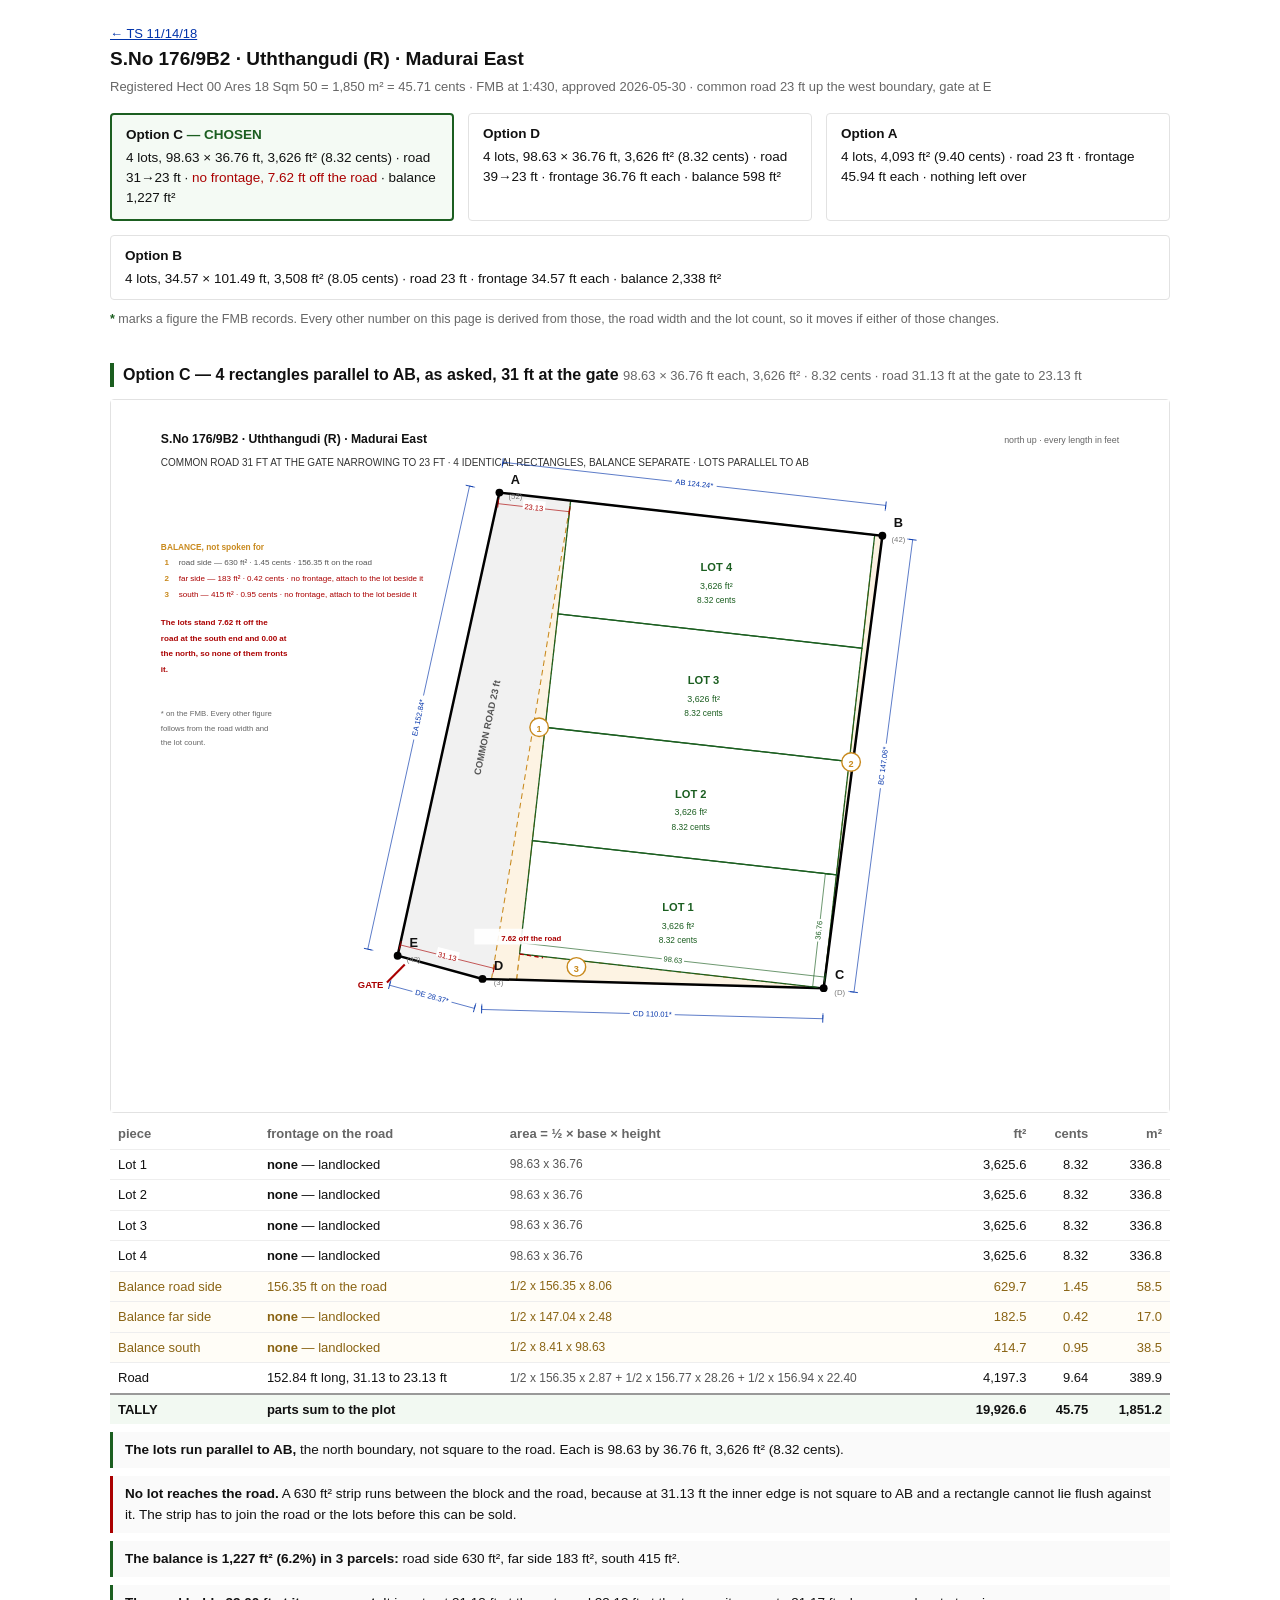
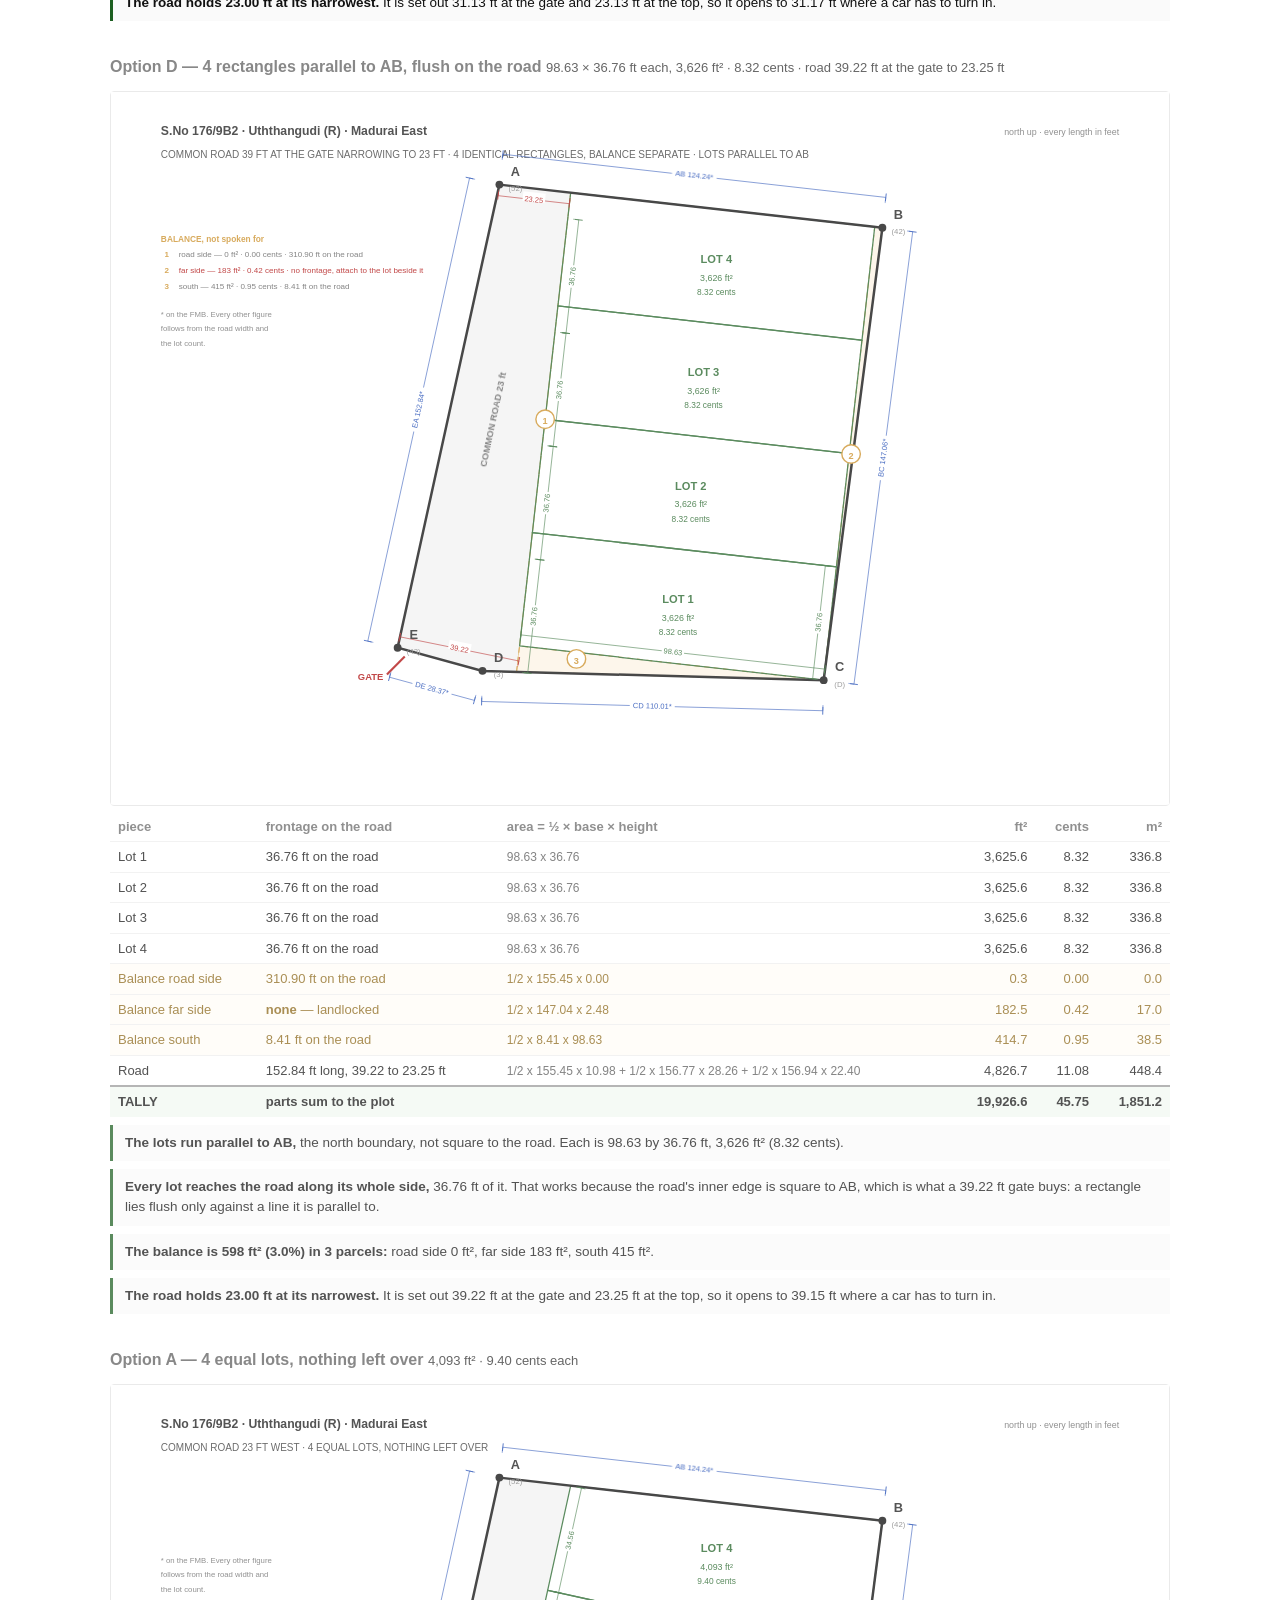
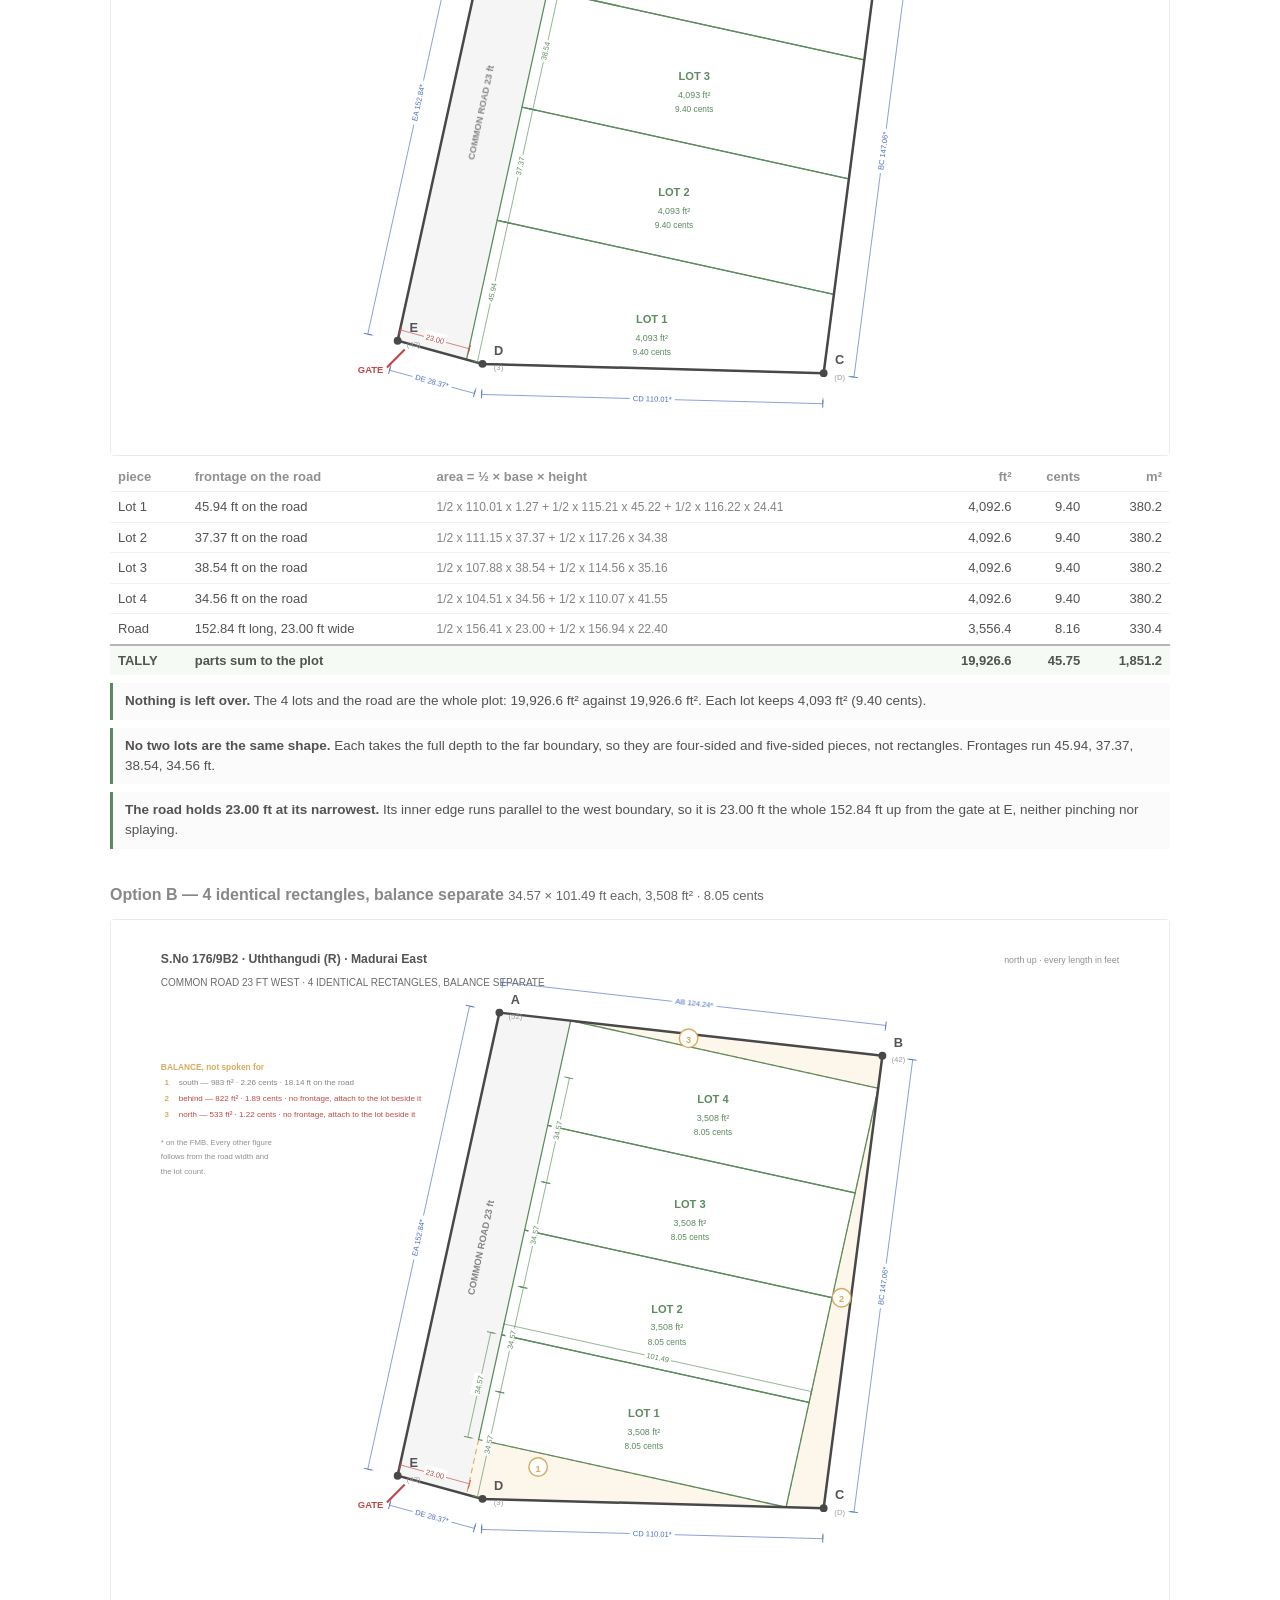
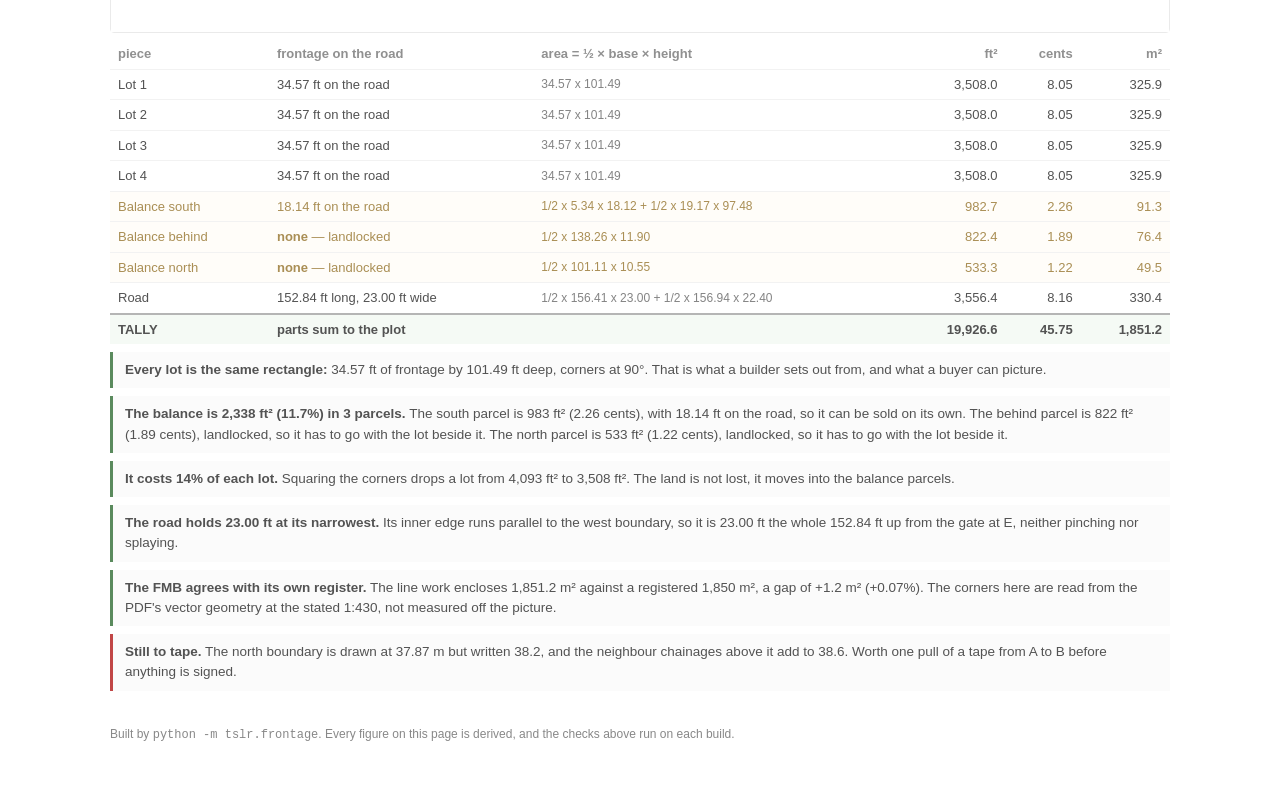
<file: site/176-9B2.html>
<!doctype html>
<meta charset="utf-8">
<meta name="viewport" content="width=device-width, initial-scale=1">
<title>S.No 176/9B2 — road west, 4 lots</title>
<style>
* { box-sizing: border-box; }
body { margin: 0 auto; max-width: 1100px; padding: 22px 20px 60px;
       font: 15px/1.5 -apple-system, Helvetica, Arial, sans-serif; color: #111; }
h1 { font-size: 19px; margin: 0; }
h2 { font-size: 16px; margin: 34px 0 2px; }
h2 small { font-weight: 400; color: #666; font-size: 13px; }
.meta { color: #666; font-size: 13px; margin: 4px 0 0; }
nav a { font-size: 13px; color: #0033aa; }
figure { margin: 12px 0 0; border: 1px solid #e2e2e2; border-radius: 4px; }
figure svg { display: block; width: 100%; height: auto; }
table { width: 100%; border-collapse: collapse; font-size: 13px; margin-top: 6px; }
th, td { text-align: left; padding: 5px 8px; border-bottom: 1px solid #eee; }
th { color: #666; font-weight: 600; }
td.n, th.n { text-align: right; font-variant-numeric: tabular-nums; }
tr.bal td { color: #8a6414; background: #fffdf7; }
tfoot td { font-weight: 700; border-top: 2px solid #999; border-bottom: none;
           background: #f2f9f2; }
.why { color: #555; font-size: 12px; }
.rec { color: #1b5e20; font-weight: 700; }
.key { color: #666; font-size: 12.5px; margin: 10px 0 0; }
/* hover a piece on the drawing or its row: both light up, and a tip follows */
svg .hit { fill: transparent; cursor: pointer; }
svg .lit { stroke: #c62828 !important; stroke-width: 1.4 !important; }
svg path.lit { fill: #ffe9e9 !important; }
tr.lit td { background: #ffe9e9 !important; }
#tip { position: fixed; z-index: 9; pointer-events: none; display: none;
       background: #111; color: #fff; padding: 6px 9px; border-radius: 4px;
       font-size: 12px; line-height: 1.45; max-width: 260px; }
#tip b { display: block; }
.note { background: #fafafa; border-left: 3px solid #1b5e20; padding: 8px 12px;
        margin: 8px 0; font-size: 13.5px; }
.note.warn { border-left-color: #a00; }
.pick { display: flex; gap: 14px; margin: 16px 0 0; flex-wrap: wrap; }
.pick div { flex: 1 1 320px; border: 1px solid #e2e2e2; border-radius: 4px;
            padding: 10px 14px; font-size: 13.5px; }
.pick b { display: block; margin-bottom: 3px; }
.pick div.on { border-color: #1b5e20; border-width: 2px; background: #f4faf4; }
.pick div.on b::after { content: " — CHOSEN"; color: #1b5e20; }
h2.on { border-left: 4px solid #1b5e20; padding-left: 9px; }
h2.off { color: #888; }
h2.off + figure, h2.off + figure + table, h2.off ~ .note { opacity: .72; }
footer { margin-top: 34px; color: #888; font-size: 12px; }
</style>
<nav><a href="index.html">&larr; TS 11/14/18</a></nav>
<h1>S.No 176/9B2 · Uththangudi (R) · Madurai East</h1>
<p class="meta">Registered Hect 00 Ares 18 Sqm 50 = 1,850 m² = 45.71 cents ·
  FMB at 1:430, approved 2026-05-30 ·
  common road 23 ft up the west boundary, gate at E</p>
<div class="pick"><div class="on"><b>Option C</b>4 lots, 98.63 × 36.76 ft, 3,626 ft² (8.32 cents) · road 31→23 ft · <span style="color:#a00">no frontage, 7.62 ft off the road</span> · balance 1,227 ft²</div><div class=""><b>Option D</b>4 lots, 98.63 × 36.76 ft, 3,626 ft² (8.32 cents) · road 39→23 ft · frontage 36.76 ft each · balance 598 ft²</div><div class=""><b>Option A</b>4 lots, 4,093 ft² (9.40 cents) · road 23 ft · frontage 45.94 ft each · nothing left over</div><div class=""><b>Option B</b>4 lots, 34.57 × 101.49 ft, 3,508 ft² (8.05 cents) · road 23 ft · frontage 34.57 ft each · balance 2,338 ft²</div></div>
<p class="key"><span class="rec">*</span> marks a figure the FMB records. Every
  other number on this page is derived from those, the road width and the lot
  count, so it moves if either of those changes.</p>
<h2 class="on">Option C — 4 rectangles parallel to AB, as asked, 31 ft at the gate <small>98.63 × 36.76 ft each, 3,626 ft² · 8.32 cents · road 31.13 ft at the gate to 23.13 ft</small></h2>
<figure><svg xmlns="http://www.w3.org/2000/svg"  viewBox="0 0 297.0 200">
<rect width="100%" height="100%" fill="white"/>
<text x="14.00" y="12.00" font-size="3.4320000000000004" text-anchor="start" fill="#111" font-family="Helvetica,Arial,sans-serif" font-weight="bold">S.No 176/9B2 · Uththangudi (R) · Madurai East</text>
<text x="283.00" y="12.00" font-size="2.4960000000000004" text-anchor="end" fill="#666" font-family="Helvetica,Arial,sans-serif" font-weight="normal">north up · every length in feet</text>
<text x="14.00" y="18.50" font-size="2.8080000000000003" text-anchor="start" fill="#333" font-family="Helvetica,Arial,sans-serif" font-weight="normal">COMMON ROAD 31 FT AT THE GATE NARROWING TO 23 FT · 4 IDENTICAL RECTANGLES, BALANCE SEPARATE · LOTS PARALLEL TO AB</text>
<path d="M 129.041,28.255 L 106.805,162.583 L 104.286,162.514 L 80.457,156.000 L 109.029,26.000 Z" fill="#f1f1f1" stroke="none" stroke-width="0.45"/>
<path d="M 106.805,162.583 L 129.041,28.255 L 129.041,28.255 L 114.704,155.497 L 114.704,155.497 L 114.704,155.497 L 114.704,155.497 L 114.704,155.497 L 114.704,155.497 L 114.704,155.497 L 114.704,155.497 L 114.704,155.497 L 114.704,155.497 L 114.704,155.497 L 114.704,155.497 L 114.704,155.497 L 114.704,155.497 L 114.704,155.497 L 114.704,155.497 L 114.704,155.497 L 113.884,162.775 L 106.805,162.583 Z" fill="#fdf3e3" stroke="#c98a1e" stroke-width="0.3" stroke-dasharray="1.6 1.1"/>
<path d="M 200.057,165.114 L 214.394,37.872 L 214.394,37.872 L 216.543,38.114 L 216.543,38.114 L 200.057,165.114 Z" fill="#fdf3e3" stroke="#c98a1e" stroke-width="0.3" stroke-dasharray="1.6 1.1"/>
<path d="M 113.884,162.775 L 114.704,155.497 L 200.057,165.114 Z" fill="#fdf3e3" stroke="#c98a1e" stroke-width="0.3" stroke-dasharray="1.6 1.1"/>
<path d="M 114.704,155.497 L 200.057,165.114 L 203.641,133.304 L 118.288,123.686 Z" fill="none" stroke="#1b5e20" stroke-width="0.35"/>
<path d="M 118.288,123.686 L 203.641,133.304 L 207.226,101.493 L 121.872,91.876 Z" fill="none" stroke="#1b5e20" stroke-width="0.35"/>
<path d="M 121.872,91.876 L 207.226,101.493 L 210.810,69.683 L 125.456,60.065 Z" fill="none" stroke="#1b5e20" stroke-width="0.35"/>
<path d="M 125.456,60.065 L 210.810,69.683 L 214.394,37.872 L 129.041,28.255 Z" fill="none" stroke="#1b5e20" stroke-width="0.35"/>
<path d="M 109.029,26.000 L 216.543,38.114 L 200.057,165.114 L 104.286,162.514 L 80.457,156.000 Z" fill="none" stroke="#000" stroke-width="0.7"/>
<line x1="109.99" y1="17.47" x2="217.50" y2="29.59" stroke="#0033aa" stroke-width="0.18"/>
<line x1="109.81" y1="19.06" x2="109.99" y2="17.47" stroke="#0033aa" stroke-width="0.15"/>
<line x1="110.11" y1="16.38" x2="109.87" y2="18.57" stroke="#0033aa" stroke-width="0.25"/>
<line x1="217.32" y1="31.18" x2="217.50" y2="29.59" stroke="#0033aa" stroke-width="0.15"/>
<line x1="217.63" y1="28.50" x2="217.38" y2="30.68" stroke="#0033aa" stroke-width="0.25"/>
<g transform="rotate(6.43 163.75 23.53)"><rect x="157.43" y="21.53" width="12.64" height="2.63" fill="white"/><text x="163.75" y="24.21" font-size="2.1060000000000003" text-anchor="middle" fill="#0033aa" font-family="Helvetica,Arial,sans-serif">AB 124.24*</text></g>
<line x1="225.05" y1="39.22" x2="208.57" y2="166.22" stroke="#0033aa" stroke-width="0.18"/>
<line x1="223.46" y1="39.01" x2="225.05" y2="39.22" stroke="#0033aa" stroke-width="0.15"/>
<line x1="226.14" y1="39.36" x2="223.96" y2="39.08" stroke="#0033aa" stroke-width="0.25"/>
<line x1="206.98" y1="166.01" x2="208.57" y2="166.22" stroke="#0033aa" stroke-width="0.15"/>
<line x1="209.66" y1="166.36" x2="207.47" y2="166.08" stroke="#0033aa" stroke-width="0.25"/>
<g transform="rotate(277.40 216.81 102.72)"><rect x="210.49" y="100.72" width="12.64" height="2.63" fill="white"/><text x="216.81" y="103.39" font-size="2.1060000000000003" text-anchor="middle" fill="#0033aa" font-family="Helvetica,Arial,sans-serif">BC 147.06*</text></g>
<line x1="199.82" y1="173.69" x2="104.05" y2="171.09" stroke="#0033aa" stroke-width="0.18"/>
<line x1="199.87" y1="172.09" x2="199.82" y2="173.69" stroke="#0033aa" stroke-width="0.15"/>
<line x1="199.79" y1="174.79" x2="199.85" y2="172.59" stroke="#0033aa" stroke-width="0.25"/>
<line x1="104.10" y1="169.49" x2="104.05" y2="171.09" stroke="#0033aa" stroke-width="0.15"/>
<line x1="104.02" y1="172.19" x2="104.08" y2="169.99" stroke="#0033aa" stroke-width="0.25"/>
<g transform="rotate(1.56 151.94 172.39)"><rect x="145.62" y="170.39" width="12.64" height="2.63" fill="white"/><text x="151.94" y="173.07" font-size="2.1060000000000003" text-anchor="middle" fill="#0033aa" font-family="Helvetica,Arial,sans-serif">CD 110.01*</text></g>
<line x1="102.02" y1="170.79" x2="78.19" y2="164.28" stroke="#0033aa" stroke-width="0.18"/>
<line x1="102.45" y1="169.25" x2="102.02" y2="170.79" stroke="#0033aa" stroke-width="0.15"/>
<line x1="101.73" y1="171.85" x2="102.31" y2="169.73" stroke="#0033aa" stroke-width="0.25"/>
<line x1="78.62" y1="162.73" x2="78.19" y2="164.28" stroke="#0033aa" stroke-width="0.15"/>
<line x1="77.90" y1="165.34" x2="78.48" y2="163.22" stroke="#0033aa" stroke-width="0.25"/>
<g transform="rotate(15.29 90.11 167.53)"><rect x="84.42" y="165.53" width="11.37" height="2.63" fill="white"/><text x="90.11" y="168.21" font-size="2.1060000000000003" text-anchor="middle" fill="#0033aa" font-family="Helvetica,Arial,sans-serif">DE 28.37*</text></g>
<line x1="72.08" y1="154.16" x2="100.65" y2="24.16" stroke="#0033aa" stroke-width="0.18"/>
<line x1="73.64" y1="154.50" x2="72.08" y2="154.16" stroke="#0033aa" stroke-width="0.15"/>
<line x1="71.00" y1="153.92" x2="73.15" y2="154.39" stroke="#0033aa" stroke-width="0.25"/>
<line x1="102.21" y1="24.50" x2="100.65" y2="24.16" stroke="#0033aa" stroke-width="0.15"/>
<line x1="99.57" y1="23.92" x2="101.72" y2="24.39" stroke="#0033aa" stroke-width="0.25"/>
<g transform="rotate(-77.60 86.36 89.16)"><rect x="80.04" y="87.16" width="12.64" height="2.63" fill="white"/><text x="86.36" y="89.83" font-size="2.1060000000000003" text-anchor="middle" fill="#0033aa" font-family="Helvetica,Arial,sans-serif">EA 152.84*</text></g>
<line x1="115.05" y1="152.40" x2="200.41" y2="162.01" stroke="#1b5e20" stroke-width="0.18"/>
<line x1="114.87" y1="153.99" x2="115.05" y2="152.40" stroke="#1b5e20" stroke-width="0.15"/>
<line x1="115.18" y1="151.30" x2="114.93" y2="153.49" stroke="#1b5e20" stroke-width="0.25"/>
<line x1="200.23" y1="163.60" x2="200.41" y2="162.01" stroke="#1b5e20" stroke-width="0.15"/>
<line x1="200.53" y1="160.92" x2="200.28" y2="163.11" stroke="#1b5e20" stroke-width="0.25"/>
<g transform="rotate(6.43 157.73 157.21)"><rect x="154.57" y="155.20" width="6.32" height="2.63" fill="white"/><text x="157.73" y="157.88" font-size="2.1060000000000003" text-anchor="middle" fill="#1b5e20" font-family="Helvetica,Arial,sans-serif">98.63</text></g>
<line x1="196.96" y1="164.76" x2="200.54" y2="132.95" stroke="#1b5e20" stroke-width="0.18"/>
<line x1="198.55" y1="164.94" x2="196.96" y2="164.76" stroke="#1b5e20" stroke-width="0.15"/>
<line x1="195.86" y1="164.64" x2="198.05" y2="164.89" stroke="#1b5e20" stroke-width="0.25"/>
<line x1="202.13" y1="133.13" x2="200.54" y2="132.95" stroke="#1b5e20" stroke-width="0.15"/>
<line x1="199.45" y1="132.83" x2="201.63" y2="133.08" stroke="#1b5e20" stroke-width="0.25"/>
<g transform="rotate(-83.57 198.75 148.86)"><rect x="195.59" y="146.86" width="6.32" height="2.63" fill="white"/><text x="198.75" y="149.53" font-size="2.1060000000000003" text-anchor="middle" fill="#1b5e20" font-family="Helvetica,Arial,sans-serif">36.76</text></g>
<line x1="114.70" y1="155.50" x2="121.25" y2="156.58" stroke="#a00" stroke-width="0.4" stroke-dasharray="1.2 0.9"/>
<rect x="101.98" y="148.44" width="32" height="4.4" fill="white" opacity=".9"/>
<text x="117.98" y="151.84" font-size="2.1839999999999997" text-anchor="middle" fill="#a00" font-family="Helvetica,Arial,sans-serif" font-weight="bold">7.62 off the road</text>
<line x1="81.21" y1="152.97" x2="107.56" y2="159.56" stroke="#a00" stroke-width="0.18"/>
<line x1="80.83" y1="154.53" x2="81.21" y2="152.97" stroke="#a00" stroke-width="0.15"/>
<line x1="81.48" y1="151.91" x2="80.95" y2="154.04" stroke="#a00" stroke-width="0.25"/>
<line x1="107.17" y1="161.11" x2="107.56" y2="159.56" stroke="#a00" stroke-width="0.15"/>
<line x1="107.83" y1="158.49" x2="107.29" y2="160.62" stroke="#a00" stroke-width="0.25"/>
<g transform="rotate(14.03 94.39 156.26)"><rect x="91.23" y="154.26" width="6.32" height="2.63" fill="white"/><text x="94.39" y="156.94" font-size="2.1060000000000003" text-anchor="middle" fill="#a00" font-family="Helvetica,Arial,sans-serif">31.13</text></g>
<line x1="108.68" y1="29.10" x2="128.69" y2="31.36" stroke="#a00" stroke-width="0.18"/>
<line x1="108.86" y1="27.51" x2="108.68" y2="29.10" stroke="#a00" stroke-width="0.15"/>
<line x1="108.80" y1="28.01" x2="108.56" y2="30.19" stroke="#a00" stroke-width="0.25"/>
<line x1="128.87" y1="29.77" x2="128.69" y2="31.36" stroke="#a00" stroke-width="0.15"/>
<line x1="128.81" y1="30.26" x2="128.57" y2="32.45" stroke="#a00" stroke-width="0.25"/>
<g transform="rotate(6.43 118.69 30.23)"><rect x="115.53" y="28.23" width="6.32" height="2.63" fill="white"/><text x="118.69" y="30.90" font-size="2.1060000000000003" text-anchor="middle" fill="#a00" font-family="Helvetica,Arial,sans-serif">23.13</text></g>
<text x="159.17" y="143.40" font-size="3.12" text-anchor="middle" fill="#1b5e20" font-family="Helvetica,Arial,sans-serif" font-weight="bold">LOT 1</text>
<text x="159.17" y="148.40" font-size="2.4960000000000004" text-anchor="middle" fill="#1b5e20" font-family="Helvetica,Arial,sans-serif" font-weight="normal">3,626 ft²</text>
<text x="159.17" y="152.40" font-size="2.34" text-anchor="middle" fill="#1b5e20" font-family="Helvetica,Arial,sans-serif" font-weight="normal">8.32 cents</text>
<text x="162.76" y="111.59" font-size="3.12" text-anchor="middle" fill="#1b5e20" font-family="Helvetica,Arial,sans-serif" font-weight="bold">LOT 2</text>
<text x="162.76" y="116.59" font-size="2.4960000000000004" text-anchor="middle" fill="#1b5e20" font-family="Helvetica,Arial,sans-serif" font-weight="normal">3,626 ft²</text>
<text x="162.76" y="120.59" font-size="2.34" text-anchor="middle" fill="#1b5e20" font-family="Helvetica,Arial,sans-serif" font-weight="normal">8.32 cents</text>
<text x="166.34" y="79.78" font-size="3.12" text-anchor="middle" fill="#1b5e20" font-family="Helvetica,Arial,sans-serif" font-weight="bold">LOT 3</text>
<text x="166.34" y="84.78" font-size="2.4960000000000004" text-anchor="middle" fill="#1b5e20" font-family="Helvetica,Arial,sans-serif" font-weight="normal">3,626 ft²</text>
<text x="166.34" y="88.78" font-size="2.34" text-anchor="middle" fill="#1b5e20" font-family="Helvetica,Arial,sans-serif" font-weight="normal">8.32 cents</text>
<text x="169.93" y="47.97" font-size="3.12" text-anchor="middle" fill="#1b5e20" font-family="Helvetica,Arial,sans-serif" font-weight="bold">LOT 4</text>
<text x="169.93" y="52.97" font-size="2.4960000000000004" text-anchor="middle" fill="#1b5e20" font-family="Helvetica,Arial,sans-serif" font-weight="normal">3,626 ft²</text>
<text x="169.93" y="56.97" font-size="2.34" text-anchor="middle" fill="#1b5e20" font-family="Helvetica,Arial,sans-serif" font-weight="normal">8.32 cents</text>
<circle cx="120.19" cy="91.88" r="2.6" fill="#fff" stroke="#c98a1e" stroke-width="0.4"/>
<text x="120.19" y="93.18" font-size="2.574" text-anchor="middle" fill="#c98a1e" font-family="Helvetica,Arial,sans-serif" font-weight="bold">1</text>
<circle cx="207.76" cy="101.61" r="2.6" fill="#fff" stroke="#c98a1e" stroke-width="0.4"/>
<text x="207.76" y="102.91" font-size="2.574" text-anchor="middle" fill="#c98a1e" font-family="Helvetica,Arial,sans-serif" font-weight="bold">2</text>
<circle cx="130.65" cy="159.14" r="2.6" fill="#fff" stroke="#c98a1e" stroke-width="0.4"/>
<text x="130.65" y="160.44" font-size="2.574" text-anchor="middle" fill="#c98a1e" font-family="Helvetica,Arial,sans-serif" font-weight="bold">3</text>
<text x="14.00" y="42.00" font-size="2.34" text-anchor="start" fill="#c98a1e" font-family="Helvetica,Arial,sans-serif" font-weight="bold">BALANCE, not spoken for</text>
<text x="15.00" y="46.40" font-size="2.262" text-anchor="start" fill="#c98a1e" font-family="Helvetica,Arial,sans-serif" font-weight="bold">1</text>
<text x="19.00" y="46.40" font-size="2.262" text-anchor="start" fill="#555" font-family="Helvetica,Arial,sans-serif" font-weight="normal">road side — 630 ft² · 1.45 cents · 156.35 ft on the road</text>
<text x="15.00" y="50.80" font-size="2.262" text-anchor="start" fill="#c98a1e" font-family="Helvetica,Arial,sans-serif" font-weight="bold">2</text>
<text x="19.00" y="50.80" font-size="2.262" text-anchor="start" fill="#a00" font-family="Helvetica,Arial,sans-serif" font-weight="normal">far side — 183 ft² · 0.42 cents · no frontage, attach to the lot beside it</text>
<text x="15.00" y="55.20" font-size="2.262" text-anchor="start" fill="#c98a1e" font-family="Helvetica,Arial,sans-serif" font-weight="bold">3</text>
<text x="19.00" y="55.20" font-size="2.262" text-anchor="start" fill="#a00" font-family="Helvetica,Arial,sans-serif" font-weight="normal">south — 415 ft² · 0.95 cents · no frontage, attach to the lot beside it</text>
<text x="14.00" y="63.20" font-size="2.262" text-anchor="start" fill="#a00" font-family="Helvetica,Arial,sans-serif" font-weight="bold">The lots stand 7.62 ft off the</text>
<text x="14.00" y="67.60" font-size="2.262" text-anchor="start" fill="#a00" font-family="Helvetica,Arial,sans-serif" font-weight="bold">road at the south end and 0.00 at</text>
<text x="14.00" y="72.00" font-size="2.262" text-anchor="start" fill="#a00" font-family="Helvetica,Arial,sans-serif" font-weight="bold">the north, so none of them fronts</text>
<text x="14.00" y="76.40" font-size="2.262" text-anchor="start" fill="#a00" font-family="Helvetica,Arial,sans-serif" font-weight="bold">it.</text>
<g transform="rotate(-78.00 106.48 92.13)"><text x="106.48" y="92.13" font-size="2.652" text-anchor="middle" fill="#555" font-family="Helvetica,Arial,sans-serif" font-weight="bold">COMMON ROAD 23 ft</text></g>
<text x="76.46" y="165.00" font-size="2.652" text-anchor="end" fill="#a00" font-family="Helvetica,Arial,sans-serif" font-weight="bold">GATE</text>
<line x1="77.46" y1="163.50" x2="82.46" y2="158.50" stroke="#a00" stroke-width="0.6"/>
<circle cx="109.03" cy="26.00" r="1.1" fill="#000"/>
<text x="113.53" y="23.50" font-size="3.5879999999999996" text-anchor="middle" fill="#111" font-family="Helvetica,Arial,sans-serif" font-weight="bold">A</text>
<text x="113.53" y="27.80" font-size="2.1839999999999997" text-anchor="middle" fill="#777" font-family="Helvetica,Arial,sans-serif" font-weight="normal">(52)</text>
<circle cx="216.54" cy="38.11" r="1.1" fill="#000"/>
<text x="221.04" y="35.61" font-size="3.5879999999999996" text-anchor="middle" fill="#111" font-family="Helvetica,Arial,sans-serif" font-weight="bold">B</text>
<text x="221.04" y="39.91" font-size="2.1839999999999997" text-anchor="middle" fill="#777" font-family="Helvetica,Arial,sans-serif" font-weight="normal">(42)</text>
<circle cx="200.06" cy="165.11" r="1.1" fill="#000"/>
<text x="204.56" y="162.61" font-size="3.5879999999999996" text-anchor="middle" fill="#111" font-family="Helvetica,Arial,sans-serif" font-weight="bold">C</text>
<text x="204.56" y="166.91" font-size="2.1839999999999997" text-anchor="middle" fill="#777" font-family="Helvetica,Arial,sans-serif" font-weight="normal">(D)</text>
<circle cx="104.29" cy="162.51" r="1.1" fill="#000"/>
<text x="108.79" y="160.01" font-size="3.5879999999999996" text-anchor="middle" fill="#111" font-family="Helvetica,Arial,sans-serif" font-weight="bold">D</text>
<text x="108.79" y="164.31" font-size="2.1839999999999997" text-anchor="middle" fill="#777" font-family="Helvetica,Arial,sans-serif" font-weight="normal">(3)</text>
<circle cx="80.46" cy="156.00" r="1.1" fill="#000"/>
<text x="84.96" y="153.50" font-size="3.5879999999999996" text-anchor="middle" fill="#111" font-family="Helvetica,Arial,sans-serif" font-weight="bold">E</text>
<text x="84.96" y="157.80" font-size="2.1839999999999997" text-anchor="middle" fill="#777" font-family="Helvetica,Arial,sans-serif" font-weight="normal">(43)</text>
<path class="hit" data-piece="C-Lot_1" d="M 114.704,155.497 L 200.057,165.114 L 203.641,133.304 L 118.288,123.686 Z" fill="transparent" stroke="none"/>
<path class="hit" data-piece="C-Lot_2" d="M 118.288,123.686 L 203.641,133.304 L 207.226,101.493 L 121.872,91.876 Z" fill="transparent" stroke="none"/>
<path class="hit" data-piece="C-Lot_3" d="M 121.872,91.876 L 207.226,101.493 L 210.810,69.683 L 125.456,60.065 Z" fill="transparent" stroke="none"/>
<path class="hit" data-piece="C-Lot_4" d="M 125.456,60.065 L 210.810,69.683 L 214.394,37.872 L 129.041,28.255 Z" fill="transparent" stroke="none"/>
<path class="hit" data-piece="C-Balance_road_side" d="M 106.805,162.583 L 129.041,28.255 L 129.041,28.255 L 114.704,155.497 L 114.704,155.497 L 114.704,155.497 L 114.704,155.497 L 114.704,155.497 L 114.704,155.497 L 114.704,155.497 L 114.704,155.497 L 114.704,155.497 L 114.704,155.497 L 114.704,155.497 L 114.704,155.497 L 114.704,155.497 L 114.704,155.497 L 114.704,155.497 L 114.704,155.497 L 114.704,155.497 L 113.884,162.775 L 106.805,162.583 Z" fill="transparent" stroke="none"/>
<path class="hit" data-piece="C-Balance_far_side" d="M 200.057,165.114 L 214.394,37.872 L 214.394,37.872 L 216.543,38.114 L 216.543,38.114 L 200.057,165.114 Z" fill="transparent" stroke="none"/>
<path class="hit" data-piece="C-Balance_south" d="M 113.884,162.775 L 114.704,155.497 L 200.057,165.114 Z" fill="transparent" stroke="none"/>
<path class="hit" data-piece="C-Road" d="M 129.041,28.255 L 106.805,162.583 L 104.286,162.514 L 80.457,156.000 L 109.029,26.000 Z" fill="transparent" stroke="none"/>
<text x="14.00" y="88.80" font-size="2.1839999999999997" text-anchor="start" fill="#666" font-family="Helvetica,Arial,sans-serif" font-weight="normal">* on the FMB. Every other figure</text>
<text x="14.00" y="92.80" font-size="2.1839999999999997" text-anchor="start" fill="#666" font-family="Helvetica,Arial,sans-serif" font-weight="normal">follows from the road width and</text>
<text x="14.00" y="96.80" font-size="2.1839999999999997" text-anchor="start" fill="#666" font-family="Helvetica,Arial,sans-serif" font-weight="normal">the lot count.</text>
</svg></figure>
<table>
  <thead><tr><th>piece</th><th>frontage on the road</th><th>area = ½ × base × height</th>
    <th class="n">ft²</th><th class="n">cents</th><th class="n">m²</th></tr></thead>
  <tbody><tr data-piece="C-Lot_1" data-sides="98.63 / 36.76 / 98.63 / 36.76"><td>Lot 1</td><td><b>none</b> — landlocked</td><td class="why">98.63 x 36.76</td><td class="n">3,625.6</td><td class="n">8.32</td><td class="n">336.8</td></tr><tr data-piece="C-Lot_2" data-sides="98.63 / 36.76 / 98.63 / 36.76"><td>Lot 2</td><td><b>none</b> — landlocked</td><td class="why">98.63 x 36.76</td><td class="n">3,625.6</td><td class="n">8.32</td><td class="n">336.8</td></tr><tr data-piece="C-Lot_3" data-sides="98.63 / 36.76 / 98.63 / 36.76"><td>Lot 3</td><td><b>none</b> — landlocked</td><td class="why">98.63 x 36.76</td><td class="n">3,625.6</td><td class="n">8.32</td><td class="n">336.8</td></tr><tr data-piece="C-Lot_4" data-sides="98.63 / 36.76 / 98.63 / 36.76"><td>Lot 4</td><td><b>none</b> — landlocked</td><td class="why">98.63 x 36.76</td><td class="n">3,625.6</td><td class="n">8.32</td><td class="n">336.8</td></tr><tr data-piece="C-Balance_road_side" data-sides="156.35 / 155.45 / 8.13" class='bal'><td>Balance road side</td><td>156.35 ft on the road</td><td class="why">1/2 x 156.35 x 8.06</td><td class="n">629.7</td><td class="n">1.45</td><td class="n">58.5</td></tr><tr data-piece="C-Balance_far_side" data-sides="147.04 / 2.48 / 147.06*" class='bal'><td>Balance far side</td><td><b>none</b> — landlocked</td><td class="why">1/2 x 147.04 x 2.48</td><td class="n">182.5</td><td class="n">0.42</td><td class="n">17.0</td></tr><tr data-piece="C-Balance_south" data-sides="8.41 / 98.63 / 98.99" class='bal'><td>Balance south</td><td><b>none</b> — landlocked</td><td class="why">1/2 x 8.41 x 98.63</td><td class="n">414.7</td><td class="n">0.95</td><td class="n">38.5</td></tr><tr data-piece="C-Road" data-sides="156.35 / 2.89 / 28.37* / 152.84* / 23.13"><td>Road</td><td>152.84 ft long, 31.13 to 23.13 ft</td><td class="why">1/2 x 156.35 x 2.87 + 1/2 x 156.77 x 28.26 + 1/2 x 156.94 x 22.40</td><td class="n">4,197.3</td><td class="n">9.64</td><td class="n">389.9</td></tr></tbody>
  <tfoot><tr><td>TALLY</td><td>parts sum to the plot</td><td></td>
    <td class="n">19,926.6</td><td class="n">45.75</td>
    <td class="n">1,851.2</td></tr></tfoot>
</table>
<p class="note"><b>The lots run parallel to AB,</b> the north boundary, not square to the road. Each is 98.63 by 36.76 ft, 3,626 ft² (8.32 cents).</p><p class="note warn"><b>No lot reaches the road.</b> A 630 ft² strip runs between the block and the road, because at 31.13 ft the inner edge is not square to AB and a rectangle cannot lie flush against it. The strip has to join the road or the lots before this can be sold.</p><p class="note"><b>The balance is 1,227 ft² (6.2%) in 3 parcels:</b> road side 630 ft², far side 183 ft², south 415 ft².</p><p class="note"><b>The road holds 23.00 ft at its narrowest.</b> It is set out 31.13 ft at the gate and 23.13 ft at the top, so it opens to 31.17 ft where a car has to turn in.</p>
<h2 class="off">Option D — 4 rectangles parallel to AB, flush on the road <small>98.63 × 36.76 ft each, 3,626 ft² · 8.32 cents · road 39.22 ft at the gate to 23.25 ft</small></h2>
<figure><svg xmlns="http://www.w3.org/2000/svg"  viewBox="0 0 297.0 200">
<rect width="100%" height="100%" fill="white"/>
<text x="14.00" y="12.00" font-size="3.4320000000000004" text-anchor="start" fill="#111" font-family="Helvetica,Arial,sans-serif" font-weight="bold">S.No 176/9B2 · Uththangudi (R) · Madurai East</text>
<text x="283.00" y="12.00" font-size="2.4960000000000004" text-anchor="end" fill="#666" font-family="Helvetica,Arial,sans-serif" font-weight="normal">north up · every length in feet</text>
<text x="14.00" y="18.50" font-size="2.8080000000000003" text-anchor="start" fill="#333" font-family="Helvetica,Arial,sans-serif" font-weight="normal">COMMON ROAD 39 FT AT THE GATE NARROWING TO 23 FT · 4 IDENTICAL RECTANGLES, BALANCE SEPARATE · LOTS PARALLEL TO AB</text>
<path d="M 129.041,28.255 L 113.880,162.775 L 104.286,162.514 L 80.457,156.000 L 109.029,26.000 Z" fill="#f1f1f1" stroke="none" stroke-width="0.45"/>
<path d="M 113.880,162.775 L 129.041,28.255 L 129.041,28.255 L 114.704,155.497 L 114.704,155.497 L 114.704,155.497 L 114.704,155.497 L 114.704,155.497 L 114.704,155.497 L 114.704,155.497 L 114.704,155.497 L 114.704,155.497 L 114.704,155.497 L 114.704,155.497 L 114.704,155.497 L 114.704,155.497 L 114.704,155.497 L 114.704,155.497 L 114.704,155.497 L 114.704,155.497 L 113.884,162.775 L 113.880,162.775 Z" fill="#fdf3e3" stroke="#c98a1e" stroke-width="0.3" stroke-dasharray="1.6 1.1"/>
<path d="M 200.057,165.114 L 214.394,37.872 L 216.543,38.114 L 200.057,165.114 Z" fill="#fdf3e3" stroke="#c98a1e" stroke-width="0.3" stroke-dasharray="1.6 1.1"/>
<path d="M 113.884,162.775 L 114.704,155.497 L 200.057,165.114 Z" fill="#fdf3e3" stroke="#c98a1e" stroke-width="0.3" stroke-dasharray="1.6 1.1"/>
<path d="M 114.704,155.497 L 200.057,165.114 L 203.641,133.304 L 118.288,123.686 Z" fill="none" stroke="#1b5e20" stroke-width="0.35"/>
<path d="M 118.288,123.686 L 203.641,133.304 L 207.226,101.493 L 121.872,91.876 Z" fill="none" stroke="#1b5e20" stroke-width="0.35"/>
<path d="M 121.872,91.876 L 207.226,101.493 L 210.810,69.683 L 125.456,60.065 Z" fill="none" stroke="#1b5e20" stroke-width="0.35"/>
<path d="M 125.456,60.065 L 210.810,69.683 L 214.394,37.872 L 129.041,28.255 Z" fill="none" stroke="#1b5e20" stroke-width="0.35"/>
<path d="M 109.029,26.000 L 216.543,38.114 L 200.057,165.114 L 104.286,162.514 L 80.457,156.000 Z" fill="none" stroke="#000" stroke-width="0.7"/>
<line x1="109.99" y1="17.47" x2="217.50" y2="29.59" stroke="#0033aa" stroke-width="0.18"/>
<line x1="109.81" y1="19.06" x2="109.99" y2="17.47" stroke="#0033aa" stroke-width="0.15"/>
<line x1="110.11" y1="16.38" x2="109.87" y2="18.57" stroke="#0033aa" stroke-width="0.25"/>
<line x1="217.32" y1="31.18" x2="217.50" y2="29.59" stroke="#0033aa" stroke-width="0.15"/>
<line x1="217.63" y1="28.50" x2="217.38" y2="30.68" stroke="#0033aa" stroke-width="0.25"/>
<g transform="rotate(6.43 163.75 23.53)"><rect x="157.43" y="21.53" width="12.64" height="2.63" fill="white"/><text x="163.75" y="24.21" font-size="2.1060000000000003" text-anchor="middle" fill="#0033aa" font-family="Helvetica,Arial,sans-serif">AB 124.24*</text></g>
<line x1="225.05" y1="39.22" x2="208.57" y2="166.22" stroke="#0033aa" stroke-width="0.18"/>
<line x1="223.46" y1="39.01" x2="225.05" y2="39.22" stroke="#0033aa" stroke-width="0.15"/>
<line x1="226.14" y1="39.36" x2="223.96" y2="39.08" stroke="#0033aa" stroke-width="0.25"/>
<line x1="206.98" y1="166.01" x2="208.57" y2="166.22" stroke="#0033aa" stroke-width="0.15"/>
<line x1="209.66" y1="166.36" x2="207.47" y2="166.08" stroke="#0033aa" stroke-width="0.25"/>
<g transform="rotate(277.40 216.81 102.72)"><rect x="210.49" y="100.72" width="12.64" height="2.63" fill="white"/><text x="216.81" y="103.39" font-size="2.1060000000000003" text-anchor="middle" fill="#0033aa" font-family="Helvetica,Arial,sans-serif">BC 147.06*</text></g>
<line x1="199.82" y1="173.69" x2="104.05" y2="171.09" stroke="#0033aa" stroke-width="0.18"/>
<line x1="199.87" y1="172.09" x2="199.82" y2="173.69" stroke="#0033aa" stroke-width="0.15"/>
<line x1="199.79" y1="174.79" x2="199.85" y2="172.59" stroke="#0033aa" stroke-width="0.25"/>
<line x1="104.10" y1="169.49" x2="104.05" y2="171.09" stroke="#0033aa" stroke-width="0.15"/>
<line x1="104.02" y1="172.19" x2="104.08" y2="169.99" stroke="#0033aa" stroke-width="0.25"/>
<g transform="rotate(1.56 151.94 172.39)"><rect x="145.62" y="170.39" width="12.64" height="2.63" fill="white"/><text x="151.94" y="173.07" font-size="2.1060000000000003" text-anchor="middle" fill="#0033aa" font-family="Helvetica,Arial,sans-serif">CD 110.01*</text></g>
<line x1="102.02" y1="170.79" x2="78.19" y2="164.28" stroke="#0033aa" stroke-width="0.18"/>
<line x1="102.45" y1="169.25" x2="102.02" y2="170.79" stroke="#0033aa" stroke-width="0.15"/>
<line x1="101.73" y1="171.85" x2="102.31" y2="169.73" stroke="#0033aa" stroke-width="0.25"/>
<line x1="78.62" y1="162.73" x2="78.19" y2="164.28" stroke="#0033aa" stroke-width="0.15"/>
<line x1="77.90" y1="165.34" x2="78.48" y2="163.22" stroke="#0033aa" stroke-width="0.25"/>
<g transform="rotate(15.29 90.11 167.53)"><rect x="84.42" y="165.53" width="11.37" height="2.63" fill="white"/><text x="90.11" y="168.21" font-size="2.1060000000000003" text-anchor="middle" fill="#0033aa" font-family="Helvetica,Arial,sans-serif">DE 28.37*</text></g>
<line x1="72.08" y1="154.16" x2="100.65" y2="24.16" stroke="#0033aa" stroke-width="0.18"/>
<line x1="73.64" y1="154.50" x2="72.08" y2="154.16" stroke="#0033aa" stroke-width="0.15"/>
<line x1="71.00" y1="153.92" x2="73.15" y2="154.39" stroke="#0033aa" stroke-width="0.25"/>
<line x1="102.21" y1="24.50" x2="100.65" y2="24.16" stroke="#0033aa" stroke-width="0.15"/>
<line x1="99.57" y1="23.92" x2="101.72" y2="24.39" stroke="#0033aa" stroke-width="0.25"/>
<g transform="rotate(-77.60 86.36 89.16)"><rect x="80.04" y="87.16" width="12.64" height="2.63" fill="white"/><text x="86.36" y="89.83" font-size="2.1060000000000003" text-anchor="middle" fill="#0033aa" font-family="Helvetica,Arial,sans-serif">EA 152.84*</text></g>
<line x1="116.98" y1="163.12" x2="120.57" y2="131.31" stroke="#1b5e20" stroke-width="0.18"/>
<line x1="115.39" y1="162.94" x2="116.98" y2="163.12" stroke="#1b5e20" stroke-width="0.15"/>
<line x1="115.89" y1="163.00" x2="118.07" y2="163.25" stroke="#1b5e20" stroke-width="0.25"/>
<line x1="118.98" y1="131.13" x2="120.57" y2="131.31" stroke="#1b5e20" stroke-width="0.15"/>
<line x1="119.47" y1="131.19" x2="121.66" y2="131.44" stroke="#1b5e20" stroke-width="0.25"/>
<g transform="rotate(-83.57 118.77 147.22)"><rect x="115.61" y="145.22" width="6.32" height="2.63" fill="white"/><text x="118.77" y="147.89" font-size="2.1060000000000003" text-anchor="middle" fill="#1b5e20" font-family="Helvetica,Arial,sans-serif">36.76</text></g>
<line x1="120.57" y1="131.31" x2="124.15" y2="99.50" stroke="#1b5e20" stroke-width="0.18"/>
<line x1="118.98" y1="131.13" x2="120.57" y2="131.31" stroke="#1b5e20" stroke-width="0.15"/>
<line x1="119.47" y1="131.19" x2="121.66" y2="131.44" stroke="#1b5e20" stroke-width="0.25"/>
<line x1="122.56" y1="99.32" x2="124.15" y2="99.50" stroke="#1b5e20" stroke-width="0.15"/>
<line x1="123.06" y1="99.38" x2="125.24" y2="99.63" stroke="#1b5e20" stroke-width="0.25"/>
<g transform="rotate(-83.57 122.36 115.41)"><rect x="119.20" y="113.41" width="6.32" height="2.63" fill="white"/><text x="122.36" y="116.08" font-size="2.1060000000000003" text-anchor="middle" fill="#1b5e20" font-family="Helvetica,Arial,sans-serif">36.76</text></g>
<line x1="124.15" y1="99.50" x2="127.74" y2="67.69" stroke="#1b5e20" stroke-width="0.18"/>
<line x1="122.56" y1="99.32" x2="124.15" y2="99.50" stroke="#1b5e20" stroke-width="0.15"/>
<line x1="123.06" y1="99.38" x2="125.24" y2="99.63" stroke="#1b5e20" stroke-width="0.25"/>
<line x1="126.15" y1="67.51" x2="127.74" y2="67.69" stroke="#1b5e20" stroke-width="0.15"/>
<line x1="126.64" y1="67.57" x2="128.83" y2="67.82" stroke="#1b5e20" stroke-width="0.25"/>
<g transform="rotate(-83.57 125.94 83.60)"><rect x="122.78" y="81.60" width="6.32" height="2.63" fill="white"/><text x="125.94" y="84.27" font-size="2.1060000000000003" text-anchor="middle" fill="#1b5e20" font-family="Helvetica,Arial,sans-serif">36.76</text></g>
<line x1="127.74" y1="67.69" x2="131.32" y2="35.88" stroke="#1b5e20" stroke-width="0.18"/>
<line x1="126.15" y1="67.51" x2="127.74" y2="67.69" stroke="#1b5e20" stroke-width="0.15"/>
<line x1="126.64" y1="67.57" x2="128.83" y2="67.82" stroke="#1b5e20" stroke-width="0.25"/>
<line x1="129.73" y1="35.70" x2="131.32" y2="35.88" stroke="#1b5e20" stroke-width="0.15"/>
<line x1="130.23" y1="35.76" x2="132.41" y2="36.01" stroke="#1b5e20" stroke-width="0.25"/>
<g transform="rotate(-83.57 129.53 51.79)"><rect x="126.37" y="49.79" width="6.32" height="2.63" fill="white"/><text x="129.53" y="52.46" font-size="2.1060000000000003" text-anchor="middle" fill="#1b5e20" font-family="Helvetica,Arial,sans-serif">36.76</text></g>
<line x1="115.05" y1="152.40" x2="200.41" y2="162.01" stroke="#1b5e20" stroke-width="0.18"/>
<line x1="114.87" y1="153.99" x2="115.05" y2="152.40" stroke="#1b5e20" stroke-width="0.15"/>
<line x1="115.18" y1="151.30" x2="114.93" y2="153.49" stroke="#1b5e20" stroke-width="0.25"/>
<line x1="200.23" y1="163.60" x2="200.41" y2="162.01" stroke="#1b5e20" stroke-width="0.15"/>
<line x1="200.53" y1="160.92" x2="200.28" y2="163.11" stroke="#1b5e20" stroke-width="0.25"/>
<g transform="rotate(6.43 157.73 157.21)"><rect x="154.57" y="155.20" width="6.32" height="2.63" fill="white"/><text x="157.73" y="157.88" font-size="2.1060000000000003" text-anchor="middle" fill="#1b5e20" font-family="Helvetica,Arial,sans-serif">98.63</text></g>
<line x1="196.96" y1="164.76" x2="200.54" y2="132.95" stroke="#1b5e20" stroke-width="0.18"/>
<line x1="198.55" y1="164.94" x2="196.96" y2="164.76" stroke="#1b5e20" stroke-width="0.15"/>
<line x1="195.86" y1="164.64" x2="198.05" y2="164.89" stroke="#1b5e20" stroke-width="0.25"/>
<line x1="202.13" y1="133.13" x2="200.54" y2="132.95" stroke="#1b5e20" stroke-width="0.15"/>
<line x1="199.45" y1="132.83" x2="201.63" y2="133.08" stroke="#1b5e20" stroke-width="0.25"/>
<g transform="rotate(-83.57 198.75 148.86)"><rect x="195.59" y="146.86" width="6.32" height="2.63" fill="white"/><text x="198.75" y="149.53" font-size="2.1060000000000003" text-anchor="middle" fill="#1b5e20" font-family="Helvetica,Arial,sans-serif">36.76</text></g>
<line x1="81.08" y1="152.94" x2="114.50" y2="159.72" stroke="#a00" stroke-width="0.18"/>
<line x1="80.76" y1="154.51" x2="81.08" y2="152.94" stroke="#a00" stroke-width="0.15"/>
<line x1="81.30" y1="151.86" x2="80.86" y2="154.02" stroke="#a00" stroke-width="0.25"/>
<line x1="114.18" y1="161.29" x2="114.50" y2="159.72" stroke="#a00" stroke-width="0.15"/>
<line x1="114.72" y1="158.64" x2="114.28" y2="160.80" stroke="#a00" stroke-width="0.25"/>
<g transform="rotate(11.46 97.79 156.33)"><rect x="94.63" y="154.33" width="6.32" height="2.63" fill="white"/><text x="97.79" y="157.00" font-size="2.1060000000000003" text-anchor="middle" fill="#a00" font-family="Helvetica,Arial,sans-serif">39.22</text></g>
<line x1="108.68" y1="29.10" x2="128.69" y2="31.36" stroke="#a00" stroke-width="0.18"/>
<line x1="108.86" y1="27.51" x2="108.68" y2="29.10" stroke="#a00" stroke-width="0.15"/>
<line x1="108.80" y1="28.01" x2="108.56" y2="30.19" stroke="#a00" stroke-width="0.25"/>
<line x1="128.87" y1="29.77" x2="128.69" y2="31.36" stroke="#a00" stroke-width="0.15"/>
<line x1="128.81" y1="30.26" x2="128.57" y2="32.45" stroke="#a00" stroke-width="0.25"/>
<g transform="rotate(6.43 118.69 30.23)"><rect x="115.53" y="28.23" width="6.32" height="2.63" fill="white"/><text x="118.69" y="30.90" font-size="2.1060000000000003" text-anchor="middle" fill="#a00" font-family="Helvetica,Arial,sans-serif">23.25</text></g>
<text x="159.17" y="143.40" font-size="3.12" text-anchor="middle" fill="#1b5e20" font-family="Helvetica,Arial,sans-serif" font-weight="bold">LOT 1</text>
<text x="159.17" y="148.40" font-size="2.4960000000000004" text-anchor="middle" fill="#1b5e20" font-family="Helvetica,Arial,sans-serif" font-weight="normal">3,626 ft²</text>
<text x="159.17" y="152.40" font-size="2.34" text-anchor="middle" fill="#1b5e20" font-family="Helvetica,Arial,sans-serif" font-weight="normal">8.32 cents</text>
<text x="162.76" y="111.59" font-size="3.12" text-anchor="middle" fill="#1b5e20" font-family="Helvetica,Arial,sans-serif" font-weight="bold">LOT 2</text>
<text x="162.76" y="116.59" font-size="2.4960000000000004" text-anchor="middle" fill="#1b5e20" font-family="Helvetica,Arial,sans-serif" font-weight="normal">3,626 ft²</text>
<text x="162.76" y="120.59" font-size="2.34" text-anchor="middle" fill="#1b5e20" font-family="Helvetica,Arial,sans-serif" font-weight="normal">8.32 cents</text>
<text x="166.34" y="79.78" font-size="3.12" text-anchor="middle" fill="#1b5e20" font-family="Helvetica,Arial,sans-serif" font-weight="bold">LOT 3</text>
<text x="166.34" y="84.78" font-size="2.4960000000000004" text-anchor="middle" fill="#1b5e20" font-family="Helvetica,Arial,sans-serif" font-weight="normal">3,626 ft²</text>
<text x="166.34" y="88.78" font-size="2.34" text-anchor="middle" fill="#1b5e20" font-family="Helvetica,Arial,sans-serif" font-weight="normal">8.32 cents</text>
<text x="169.93" y="47.97" font-size="3.12" text-anchor="middle" fill="#1b5e20" font-family="Helvetica,Arial,sans-serif" font-weight="bold">LOT 4</text>
<text x="169.93" y="52.97" font-size="2.4960000000000004" text-anchor="middle" fill="#1b5e20" font-family="Helvetica,Arial,sans-serif" font-weight="normal">3,626 ft²</text>
<text x="169.93" y="56.97" font-size="2.34" text-anchor="middle" fill="#1b5e20" font-family="Helvetica,Arial,sans-serif" font-weight="normal">8.32 cents</text>
<circle cx="121.87" cy="91.88" r="2.6" fill="#fff" stroke="#c98a1e" stroke-width="0.4"/>
<text x="121.87" y="93.18" font-size="2.574" text-anchor="middle" fill="#c98a1e" font-family="Helvetica,Arial,sans-serif" font-weight="bold">1</text>
<circle cx="207.76" cy="101.61" r="2.6" fill="#fff" stroke="#c98a1e" stroke-width="0.4"/>
<text x="207.76" y="102.91" font-size="2.574" text-anchor="middle" fill="#c98a1e" font-family="Helvetica,Arial,sans-serif" font-weight="bold">2</text>
<circle cx="130.65" cy="159.14" r="2.6" fill="#fff" stroke="#c98a1e" stroke-width="0.4"/>
<text x="130.65" y="160.44" font-size="2.574" text-anchor="middle" fill="#c98a1e" font-family="Helvetica,Arial,sans-serif" font-weight="bold">3</text>
<text x="14.00" y="42.00" font-size="2.34" text-anchor="start" fill="#c98a1e" font-family="Helvetica,Arial,sans-serif" font-weight="bold">BALANCE, not spoken for</text>
<text x="15.00" y="46.40" font-size="2.262" text-anchor="start" fill="#c98a1e" font-family="Helvetica,Arial,sans-serif" font-weight="bold">1</text>
<text x="19.00" y="46.40" font-size="2.262" text-anchor="start" fill="#555" font-family="Helvetica,Arial,sans-serif" font-weight="normal">road side — 0 ft² · 0.00 cents · 310.90 ft on the road</text>
<text x="15.00" y="50.80" font-size="2.262" text-anchor="start" fill="#c98a1e" font-family="Helvetica,Arial,sans-serif" font-weight="bold">2</text>
<text x="19.00" y="50.80" font-size="2.262" text-anchor="start" fill="#a00" font-family="Helvetica,Arial,sans-serif" font-weight="normal">far side — 183 ft² · 0.42 cents · no frontage, attach to the lot beside it</text>
<text x="15.00" y="55.20" font-size="2.262" text-anchor="start" fill="#c98a1e" font-family="Helvetica,Arial,sans-serif" font-weight="bold">3</text>
<text x="19.00" y="55.20" font-size="2.262" text-anchor="start" fill="#555" font-family="Helvetica,Arial,sans-serif" font-weight="normal">south — 415 ft² · 0.95 cents · 8.41 ft on the road</text>
<g transform="rotate(-78.00 108.17 92.13)"><text x="108.17" y="92.13" font-size="2.652" text-anchor="middle" fill="#555" font-family="Helvetica,Arial,sans-serif" font-weight="bold">COMMON ROAD 23 ft</text></g>
<text x="76.46" y="165.00" font-size="2.652" text-anchor="end" fill="#a00" font-family="Helvetica,Arial,sans-serif" font-weight="bold">GATE</text>
<line x1="77.46" y1="163.50" x2="82.46" y2="158.50" stroke="#a00" stroke-width="0.6"/>
<circle cx="109.03" cy="26.00" r="1.1" fill="#000"/>
<text x="113.53" y="23.50" font-size="3.5879999999999996" text-anchor="middle" fill="#111" font-family="Helvetica,Arial,sans-serif" font-weight="bold">A</text>
<text x="113.53" y="27.80" font-size="2.1839999999999997" text-anchor="middle" fill="#777" font-family="Helvetica,Arial,sans-serif" font-weight="normal">(52)</text>
<circle cx="216.54" cy="38.11" r="1.1" fill="#000"/>
<text x="221.04" y="35.61" font-size="3.5879999999999996" text-anchor="middle" fill="#111" font-family="Helvetica,Arial,sans-serif" font-weight="bold">B</text>
<text x="221.04" y="39.91" font-size="2.1839999999999997" text-anchor="middle" fill="#777" font-family="Helvetica,Arial,sans-serif" font-weight="normal">(42)</text>
<circle cx="200.06" cy="165.11" r="1.1" fill="#000"/>
<text x="204.56" y="162.61" font-size="3.5879999999999996" text-anchor="middle" fill="#111" font-family="Helvetica,Arial,sans-serif" font-weight="bold">C</text>
<text x="204.56" y="166.91" font-size="2.1839999999999997" text-anchor="middle" fill="#777" font-family="Helvetica,Arial,sans-serif" font-weight="normal">(D)</text>
<circle cx="104.29" cy="162.51" r="1.1" fill="#000"/>
<text x="108.79" y="160.01" font-size="3.5879999999999996" text-anchor="middle" fill="#111" font-family="Helvetica,Arial,sans-serif" font-weight="bold">D</text>
<text x="108.79" y="164.31" font-size="2.1839999999999997" text-anchor="middle" fill="#777" font-family="Helvetica,Arial,sans-serif" font-weight="normal">(3)</text>
<circle cx="80.46" cy="156.00" r="1.1" fill="#000"/>
<text x="84.96" y="153.50" font-size="3.5879999999999996" text-anchor="middle" fill="#111" font-family="Helvetica,Arial,sans-serif" font-weight="bold">E</text>
<text x="84.96" y="157.80" font-size="2.1839999999999997" text-anchor="middle" fill="#777" font-family="Helvetica,Arial,sans-serif" font-weight="normal">(43)</text>
<path class="hit" data-piece="D-Lot_1" d="M 114.704,155.497 L 200.057,165.114 L 203.641,133.304 L 118.288,123.686 Z" fill="transparent" stroke="none"/>
<path class="hit" data-piece="D-Lot_2" d="M 118.288,123.686 L 203.641,133.304 L 207.226,101.493 L 121.872,91.876 Z" fill="transparent" stroke="none"/>
<path class="hit" data-piece="D-Lot_3" d="M 121.872,91.876 L 207.226,101.493 L 210.810,69.683 L 125.456,60.065 Z" fill="transparent" stroke="none"/>
<path class="hit" data-piece="D-Lot_4" d="M 125.456,60.065 L 210.810,69.683 L 214.394,37.872 L 129.041,28.255 Z" fill="transparent" stroke="none"/>
<path class="hit" data-piece="D-Balance_road_side" d="M 113.880,162.775 L 129.041,28.255 L 129.041,28.255 L 114.704,155.497 L 114.704,155.497 L 114.704,155.497 L 114.704,155.497 L 114.704,155.497 L 114.704,155.497 L 114.704,155.497 L 114.704,155.497 L 114.704,155.497 L 114.704,155.497 L 114.704,155.497 L 114.704,155.497 L 114.704,155.497 L 114.704,155.497 L 114.704,155.497 L 114.704,155.497 L 114.704,155.497 L 113.884,162.775 L 113.880,162.775 Z" fill="transparent" stroke="none"/>
<path class="hit" data-piece="D-Balance_far_side" d="M 200.057,165.114 L 214.394,37.872 L 216.543,38.114 L 200.057,165.114 Z" fill="transparent" stroke="none"/>
<path class="hit" data-piece="D-Balance_south" d="M 113.884,162.775 L 114.704,155.497 L 200.057,165.114 Z" fill="transparent" stroke="none"/>
<path class="hit" data-piece="D-Road" d="M 129.041,28.255 L 113.880,162.775 L 104.286,162.514 L 80.457,156.000 L 109.029,26.000 Z" fill="transparent" stroke="none"/>
<text x="14.00" y="63.20" font-size="2.1839999999999997" text-anchor="start" fill="#666" font-family="Helvetica,Arial,sans-serif" font-weight="normal">* on the FMB. Every other figure</text>
<text x="14.00" y="67.20" font-size="2.1839999999999997" text-anchor="start" fill="#666" font-family="Helvetica,Arial,sans-serif" font-weight="normal">follows from the road width and</text>
<text x="14.00" y="71.20" font-size="2.1839999999999997" text-anchor="start" fill="#666" font-family="Helvetica,Arial,sans-serif" font-weight="normal">the lot count.</text>
</svg></figure>
<table>
  <thead><tr><th>piece</th><th>frontage on the road</th><th>area = ½ × base × height</th>
    <th class="n">ft²</th><th class="n">cents</th><th class="n">m²</th></tr></thead>
  <tbody><tr data-piece="D-Lot_1" data-sides="98.63 / 36.76 / 98.63 / 36.76"><td>Lot 1</td><td>36.76 ft on the road</td><td class="why">98.63 x 36.76</td><td class="n">3,625.6</td><td class="n">8.32</td><td class="n">336.8</td></tr><tr data-piece="D-Lot_2" data-sides="98.63 / 36.76 / 98.63 / 36.76"><td>Lot 2</td><td>36.76 ft on the road</td><td class="why">98.63 x 36.76</td><td class="n">3,625.6</td><td class="n">8.32</td><td class="n">336.8</td></tr><tr data-piece="D-Lot_3" data-sides="98.63 / 36.76 / 98.63 / 36.76"><td>Lot 3</td><td>36.76 ft on the road</td><td class="why">98.63 x 36.76</td><td class="n">3,625.6</td><td class="n">8.32</td><td class="n">336.8</td></tr><tr data-piece="D-Lot_4" data-sides="98.63 / 36.76 / 98.63 / 36.76"><td>Lot 4</td><td>36.76 ft on the road</td><td class="why">98.63 x 36.76</td><td class="n">3,625.6</td><td class="n">8.32</td><td class="n">336.8</td></tr><tr data-piece="D-Balance_road_side" data-sides="155.45 / 147.04 / 8.41" class='bal'><td>Balance road side</td><td>310.90 ft on the road</td><td class="why">1/2 x 155.45 x 0.00</td><td class="n">0.3</td><td class="n">0.00</td><td class="n">0.0</td></tr><tr data-piece="D-Balance_far_side" data-sides="147.04 / 2.48 / 147.06*" class='bal'><td>Balance far side</td><td><b>none</b> — landlocked</td><td class="why">1/2 x 147.04 x 2.48</td><td class="n">182.5</td><td class="n">0.42</td><td class="n">17.0</td></tr><tr data-piece="D-Balance_south" data-sides="8.41 / 98.63 / 98.99" class='bal'><td>Balance south</td><td>8.41 ft on the road</td><td class="why">1/2 x 8.41 x 98.63</td><td class="n">414.7</td><td class="n">0.95</td><td class="n">38.5</td></tr><tr data-piece="D-Road" data-sides="155.45 / 11.02 / 28.37* / 152.84* / 23.13"><td>Road</td><td>152.84 ft long, 39.22 to 23.25 ft</td><td class="why">1/2 x 155.45 x 10.98 + 1/2 x 156.77 x 28.26 + 1/2 x 156.94 x 22.40</td><td class="n">4,826.7</td><td class="n">11.08</td><td class="n">448.4</td></tr></tbody>
  <tfoot><tr><td>TALLY</td><td>parts sum to the plot</td><td></td>
    <td class="n">19,926.6</td><td class="n">45.75</td>
    <td class="n">1,851.2</td></tr></tfoot>
</table>
<p class="note"><b>The lots run parallel to AB,</b> the north boundary, not square to the road. Each is 98.63 by 36.76 ft, 3,626 ft² (8.32 cents).</p><p class="note"><b>Every lot reaches the road along its whole side,</b> 36.76 ft of it. That works because the road's inner edge is square to AB, which is what a 39.22 ft gate buys: a rectangle lies flush only against a line it is parallel to.</p><p class="note"><b>The balance is 598 ft² (3.0%) in 3 parcels:</b> road side 0 ft², far side 183 ft², south 415 ft².</p><p class="note"><b>The road holds 23.00 ft at its narrowest.</b> It is set out 39.22 ft at the gate and 23.25 ft at the top, so it opens to 39.15 ft where a car has to turn in.</p>
<h2 class="off">Option A — 4 equal lots, nothing left over <small>4,093 ft² · 9.40 cents each</small></h2>
<figure><svg xmlns="http://www.w3.org/2000/svg"  viewBox="0 0 297.0 188">
<rect width="100%" height="100%" fill="white"/>
<text x="14.00" y="12.00" font-size="3.4320000000000004" text-anchor="start" fill="#111" font-family="Helvetica,Arial,sans-serif" font-weight="bold">S.No 176/9B2 · Uththangudi (R) · Madurai East</text>
<text x="283.00" y="12.00" font-size="2.4960000000000004" text-anchor="end" fill="#666" font-family="Helvetica,Arial,sans-serif" font-weight="normal">north up · every length in feet</text>
<text x="14.00" y="18.50" font-size="2.8080000000000003" text-anchor="start" fill="#333" font-family="Helvetica,Arial,sans-serif" font-weight="normal">COMMON ROAD 23 FT WEST · 4 EQUAL LOTS, NOTHING LEFT OVER</text>
<path d="M 129.041,28.255 L 99.803,161.289 L 80.457,156.000 L 109.029,26.000 Z" fill="#f1f1f1" stroke="none" stroke-width="0.45"/>
<path d="M 200.057,165.114 L 104.286,162.514 L 104.286,162.514 L 99.803,161.289 L 108.391,122.212 L 202.929,142.989 Z" fill="none" stroke="#1b5e20" stroke-width="0.35"/>
<path d="M 202.929,142.989 L 108.391,122.212 L 115.377,90.426 L 207.134,110.593 Z" fill="none" stroke="#1b5e20" stroke-width="0.35"/>
<path d="M 207.134,110.593 L 115.377,90.426 L 122.581,57.647 L 211.471,77.184 Z" fill="none" stroke="#1b5e20" stroke-width="0.35"/>
<path d="M 211.471,77.184 L 122.581,57.647 L 129.041,28.255 L 216.543,38.114 L 216.543,38.114 Z" fill="none" stroke="#1b5e20" stroke-width="0.35"/>
<path d="M 109.029,26.000 L 216.543,38.114 L 200.057,165.114 L 104.286,162.514 L 80.457,156.000 Z" fill="none" stroke="#000" stroke-width="0.7"/>
<line x1="109.99" y1="17.47" x2="217.50" y2="29.59" stroke="#0033aa" stroke-width="0.18"/>
<line x1="109.81" y1="19.06" x2="109.99" y2="17.47" stroke="#0033aa" stroke-width="0.15"/>
<line x1="110.11" y1="16.38" x2="109.87" y2="18.57" stroke="#0033aa" stroke-width="0.25"/>
<line x1="217.32" y1="31.18" x2="217.50" y2="29.59" stroke="#0033aa" stroke-width="0.15"/>
<line x1="217.63" y1="28.50" x2="217.38" y2="30.68" stroke="#0033aa" stroke-width="0.25"/>
<g transform="rotate(6.43 163.75 23.53)"><rect x="157.43" y="21.53" width="12.64" height="2.63" fill="white"/><text x="163.75" y="24.21" font-size="2.1060000000000003" text-anchor="middle" fill="#0033aa" font-family="Helvetica,Arial,sans-serif">AB 124.24*</text></g>
<line x1="225.05" y1="39.22" x2="208.57" y2="166.22" stroke="#0033aa" stroke-width="0.18"/>
<line x1="223.46" y1="39.01" x2="225.05" y2="39.22" stroke="#0033aa" stroke-width="0.15"/>
<line x1="226.14" y1="39.36" x2="223.96" y2="39.08" stroke="#0033aa" stroke-width="0.25"/>
<line x1="206.98" y1="166.01" x2="208.57" y2="166.22" stroke="#0033aa" stroke-width="0.15"/>
<line x1="209.66" y1="166.36" x2="207.47" y2="166.08" stroke="#0033aa" stroke-width="0.25"/>
<g transform="rotate(277.40 216.81 102.72)"><rect x="210.49" y="100.72" width="12.64" height="2.63" fill="white"/><text x="216.81" y="103.39" font-size="2.1060000000000003" text-anchor="middle" fill="#0033aa" font-family="Helvetica,Arial,sans-serif">BC 147.06*</text></g>
<line x1="199.82" y1="173.69" x2="104.05" y2="171.09" stroke="#0033aa" stroke-width="0.18"/>
<line x1="199.87" y1="172.09" x2="199.82" y2="173.69" stroke="#0033aa" stroke-width="0.15"/>
<line x1="199.79" y1="174.79" x2="199.85" y2="172.59" stroke="#0033aa" stroke-width="0.25"/>
<line x1="104.10" y1="169.49" x2="104.05" y2="171.09" stroke="#0033aa" stroke-width="0.15"/>
<line x1="104.02" y1="172.19" x2="104.08" y2="169.99" stroke="#0033aa" stroke-width="0.25"/>
<g transform="rotate(1.56 151.94 172.39)"><rect x="145.62" y="170.39" width="12.64" height="2.63" fill="white"/><text x="151.94" y="173.07" font-size="2.1060000000000003" text-anchor="middle" fill="#0033aa" font-family="Helvetica,Arial,sans-serif">CD 110.01*</text></g>
<line x1="102.02" y1="170.79" x2="78.19" y2="164.28" stroke="#0033aa" stroke-width="0.18"/>
<line x1="102.45" y1="169.25" x2="102.02" y2="170.79" stroke="#0033aa" stroke-width="0.15"/>
<line x1="101.73" y1="171.85" x2="102.31" y2="169.73" stroke="#0033aa" stroke-width="0.25"/>
<line x1="78.62" y1="162.73" x2="78.19" y2="164.28" stroke="#0033aa" stroke-width="0.15"/>
<line x1="77.90" y1="165.34" x2="78.48" y2="163.22" stroke="#0033aa" stroke-width="0.25"/>
<g transform="rotate(15.29 90.11 167.53)"><rect x="84.42" y="165.53" width="11.37" height="2.63" fill="white"/><text x="90.11" y="168.21" font-size="2.1060000000000003" text-anchor="middle" fill="#0033aa" font-family="Helvetica,Arial,sans-serif">DE 28.37*</text></g>
<line x1="72.08" y1="154.16" x2="100.65" y2="24.16" stroke="#0033aa" stroke-width="0.18"/>
<line x1="73.64" y1="154.50" x2="72.08" y2="154.16" stroke="#0033aa" stroke-width="0.15"/>
<line x1="71.00" y1="153.92" x2="73.15" y2="154.39" stroke="#0033aa" stroke-width="0.25"/>
<line x1="102.21" y1="24.50" x2="100.65" y2="24.16" stroke="#0033aa" stroke-width="0.15"/>
<line x1="99.57" y1="23.92" x2="101.72" y2="24.39" stroke="#0033aa" stroke-width="0.25"/>
<g transform="rotate(-77.60 86.36 89.16)"><rect x="80.04" y="87.16" width="12.64" height="2.63" fill="white"/><text x="86.36" y="89.83" font-size="2.1060000000000003" text-anchor="middle" fill="#0033aa" font-family="Helvetica,Arial,sans-serif">EA 152.84*</text></g>
<line x1="102.85" y1="161.96" x2="111.44" y2="122.88" stroke="#1b5e20" stroke-width="0.18"/>
<line x1="101.29" y1="161.61" x2="102.85" y2="161.96" stroke="#1b5e20" stroke-width="0.15"/>
<line x1="101.78" y1="161.72" x2="103.92" y2="162.19" stroke="#1b5e20" stroke-width="0.25"/>
<line x1="109.88" y1="122.54" x2="111.44" y2="122.88" stroke="#1b5e20" stroke-width="0.15"/>
<line x1="110.36" y1="122.65" x2="112.51" y2="123.12" stroke="#1b5e20" stroke-width="0.25"/>
<g transform="rotate(-77.60 107.14 142.42)"><rect x="103.98" y="140.42" width="6.32" height="2.63" fill="white"/><text x="107.14" y="143.09" font-size="2.1060000000000003" text-anchor="middle" fill="#1b5e20" font-family="Helvetica,Arial,sans-serif">45.94</text></g>
<line x1="111.44" y1="122.88" x2="118.42" y2="91.10" stroke="#1b5e20" stroke-width="0.18"/>
<line x1="109.88" y1="122.54" x2="111.44" y2="122.88" stroke="#1b5e20" stroke-width="0.15"/>
<line x1="110.36" y1="122.65" x2="112.51" y2="123.12" stroke="#1b5e20" stroke-width="0.25"/>
<line x1="116.86" y1="90.75" x2="118.42" y2="91.10" stroke="#1b5e20" stroke-width="0.15"/>
<line x1="117.35" y1="90.86" x2="119.50" y2="91.33" stroke="#1b5e20" stroke-width="0.25"/>
<g transform="rotate(-77.60 114.93 106.99)"><rect x="111.77" y="104.99" width="6.32" height="2.63" fill="white"/><text x="114.93" y="107.66" font-size="2.1060000000000003" text-anchor="middle" fill="#1b5e20" font-family="Helvetica,Arial,sans-serif">37.37</text></g>
<line x1="118.42" y1="91.10" x2="125.63" y2="58.32" stroke="#1b5e20" stroke-width="0.18"/>
<line x1="116.86" y1="90.75" x2="118.42" y2="91.10" stroke="#1b5e20" stroke-width="0.15"/>
<line x1="117.35" y1="90.86" x2="119.50" y2="91.33" stroke="#1b5e20" stroke-width="0.25"/>
<line x1="124.07" y1="57.97" x2="125.63" y2="58.32" stroke="#1b5e20" stroke-width="0.15"/>
<line x1="124.55" y1="58.08" x2="126.70" y2="58.55" stroke="#1b5e20" stroke-width="0.25"/>
<g transform="rotate(-77.60 122.03 74.71)"><rect x="118.87" y="72.71" width="6.32" height="2.63" fill="white"/><text x="122.03" y="75.38" font-size="2.1060000000000003" text-anchor="middle" fill="#1b5e20" font-family="Helvetica,Arial,sans-serif">38.54</text></g>
<line x1="125.63" y1="58.32" x2="132.09" y2="28.92" stroke="#1b5e20" stroke-width="0.18"/>
<line x1="124.07" y1="57.97" x2="125.63" y2="58.32" stroke="#1b5e20" stroke-width="0.15"/>
<line x1="124.55" y1="58.08" x2="126.70" y2="58.55" stroke="#1b5e20" stroke-width="0.25"/>
<line x1="130.53" y1="28.58" x2="132.09" y2="28.92" stroke="#1b5e20" stroke-width="0.15"/>
<line x1="131.01" y1="28.69" x2="133.16" y2="29.16" stroke="#1b5e20" stroke-width="0.25"/>
<g transform="rotate(-77.60 128.86 43.62)"><rect x="125.70" y="41.62" width="6.32" height="2.63" fill="white"/><text x="128.86" y="44.29" font-size="2.1060000000000003" text-anchor="middle" fill="#1b5e20" font-family="Helvetica,Arial,sans-serif">34.56</text></g>
<line x1="81.28" y1="152.99" x2="100.63" y2="158.28" stroke="#a00" stroke-width="0.18"/>
<line x1="80.86" y1="154.53" x2="81.28" y2="152.99" stroke="#a00" stroke-width="0.15"/>
<line x1="81.57" y1="151.93" x2="80.99" y2="154.05" stroke="#a00" stroke-width="0.25"/>
<line x1="100.20" y1="159.82" x2="100.63" y2="158.28" stroke="#a00" stroke-width="0.15"/>
<line x1="100.92" y1="157.22" x2="100.34" y2="159.34" stroke="#a00" stroke-width="0.25"/>
<g transform="rotate(15.29 90.95 155.63)"><rect x="87.79" y="153.63" width="6.32" height="2.63" fill="white"/><text x="90.95" y="156.31" font-size="2.1060000000000003" text-anchor="middle" fill="#a00" font-family="Helvetica,Arial,sans-serif">23.00</text></g>
<text x="151.78" y="151.14" font-size="3.12" text-anchor="middle" fill="#1b5e20" font-family="Helvetica,Arial,sans-serif" font-weight="bold">LOT 1</text>
<text x="151.78" y="156.14" font-size="2.4960000000000004" text-anchor="middle" fill="#1b5e20" font-family="Helvetica,Arial,sans-serif" font-weight="normal">4,093 ft²</text>
<text x="151.78" y="160.14" font-size="2.34" text-anchor="middle" fill="#1b5e20" font-family="Helvetica,Arial,sans-serif" font-weight="normal">9.40 cents</text>
<text x="158.02" y="115.40" font-size="3.12" text-anchor="middle" fill="#1b5e20" font-family="Helvetica,Arial,sans-serif" font-weight="bold">LOT 2</text>
<text x="158.02" y="120.40" font-size="2.4960000000000004" text-anchor="middle" fill="#1b5e20" font-family="Helvetica,Arial,sans-serif" font-weight="normal">4,093 ft²</text>
<text x="158.02" y="124.40" font-size="2.34" text-anchor="middle" fill="#1b5e20" font-family="Helvetica,Arial,sans-serif" font-weight="normal">9.40 cents</text>
<text x="163.72" y="82.80" font-size="3.12" text-anchor="middle" fill="#1b5e20" font-family="Helvetica,Arial,sans-serif" font-weight="bold">LOT 3</text>
<text x="163.72" y="87.80" font-size="2.4960000000000004" text-anchor="middle" fill="#1b5e20" font-family="Helvetica,Arial,sans-serif" font-weight="normal">4,093 ft²</text>
<text x="163.72" y="91.80" font-size="2.34" text-anchor="middle" fill="#1b5e20" font-family="Helvetica,Arial,sans-serif" font-weight="normal">9.40 cents</text>
<text x="170.00" y="46.88" font-size="3.12" text-anchor="middle" fill="#1b5e20" font-family="Helvetica,Arial,sans-serif" font-weight="bold">LOT 4</text>
<text x="170.00" y="51.88" font-size="2.4960000000000004" text-anchor="middle" fill="#1b5e20" font-family="Helvetica,Arial,sans-serif" font-weight="normal">4,093 ft²</text>
<text x="170.00" y="55.88" font-size="2.34" text-anchor="middle" fill="#1b5e20" font-family="Helvetica,Arial,sans-serif" font-weight="normal">9.40 cents</text>
<g transform="rotate(-78.00 104.75 92.13)"><text x="104.75" y="92.13" font-size="2.652" text-anchor="middle" fill="#555" font-family="Helvetica,Arial,sans-serif" font-weight="bold">COMMON ROAD 23 ft</text></g>
<text x="76.46" y="165.00" font-size="2.652" text-anchor="end" fill="#a00" font-family="Helvetica,Arial,sans-serif" font-weight="bold">GATE</text>
<line x1="77.46" y1="163.50" x2="82.46" y2="158.50" stroke="#a00" stroke-width="0.6"/>
<circle cx="109.03" cy="26.00" r="1.1" fill="#000"/>
<text x="113.53" y="23.50" font-size="3.5879999999999996" text-anchor="middle" fill="#111" font-family="Helvetica,Arial,sans-serif" font-weight="bold">A</text>
<text x="113.53" y="27.80" font-size="2.1839999999999997" text-anchor="middle" fill="#777" font-family="Helvetica,Arial,sans-serif" font-weight="normal">(52)</text>
<circle cx="216.54" cy="38.11" r="1.1" fill="#000"/>
<text x="221.04" y="35.61" font-size="3.5879999999999996" text-anchor="middle" fill="#111" font-family="Helvetica,Arial,sans-serif" font-weight="bold">B</text>
<text x="221.04" y="39.91" font-size="2.1839999999999997" text-anchor="middle" fill="#777" font-family="Helvetica,Arial,sans-serif" font-weight="normal">(42)</text>
<circle cx="200.06" cy="165.11" r="1.1" fill="#000"/>
<text x="204.56" y="162.61" font-size="3.5879999999999996" text-anchor="middle" fill="#111" font-family="Helvetica,Arial,sans-serif" font-weight="bold">C</text>
<text x="204.56" y="166.91" font-size="2.1839999999999997" text-anchor="middle" fill="#777" font-family="Helvetica,Arial,sans-serif" font-weight="normal">(D)</text>
<circle cx="104.29" cy="162.51" r="1.1" fill="#000"/>
<text x="108.79" y="160.01" font-size="3.5879999999999996" text-anchor="middle" fill="#111" font-family="Helvetica,Arial,sans-serif" font-weight="bold">D</text>
<text x="108.79" y="164.31" font-size="2.1839999999999997" text-anchor="middle" fill="#777" font-family="Helvetica,Arial,sans-serif" font-weight="normal">(3)</text>
<circle cx="80.46" cy="156.00" r="1.1" fill="#000"/>
<text x="84.96" y="153.50" font-size="3.5879999999999996" text-anchor="middle" fill="#111" font-family="Helvetica,Arial,sans-serif" font-weight="bold">E</text>
<text x="84.96" y="157.80" font-size="2.1839999999999997" text-anchor="middle" fill="#777" font-family="Helvetica,Arial,sans-serif" font-weight="normal">(43)</text>
<path class="hit" data-piece="A-Lot_1" d="M 200.057,165.114 L 104.286,162.514 L 104.286,162.514 L 99.803,161.289 L 108.391,122.212 L 202.929,142.989 Z" fill="transparent" stroke="none"/>
<path class="hit" data-piece="A-Lot_2" d="M 202.929,142.989 L 108.391,122.212 L 115.377,90.426 L 207.134,110.593 Z" fill="transparent" stroke="none"/>
<path class="hit" data-piece="A-Lot_3" d="M 207.134,110.593 L 115.377,90.426 L 122.581,57.647 L 211.471,77.184 Z" fill="transparent" stroke="none"/>
<path class="hit" data-piece="A-Lot_4" d="M 211.471,77.184 L 122.581,57.647 L 129.041,28.255 L 216.543,38.114 L 216.543,38.114 Z" fill="transparent" stroke="none"/>
<path class="hit" data-piece="A-Road" d="M 129.041,28.255 L 99.803,161.289 L 80.457,156.000 L 109.029,26.000 Z" fill="transparent" stroke="none"/>
<text x="14.00" y="50.00" font-size="2.1839999999999997" text-anchor="start" fill="#666" font-family="Helvetica,Arial,sans-serif" font-weight="normal">* on the FMB. Every other figure</text>
<text x="14.00" y="54.00" font-size="2.1839999999999997" text-anchor="start" fill="#666" font-family="Helvetica,Arial,sans-serif" font-weight="normal">follows from the road width and</text>
<text x="14.00" y="58.00" font-size="2.1839999999999997" text-anchor="start" fill="#666" font-family="Helvetica,Arial,sans-serif" font-weight="normal">the lot count.</text>
</svg></figure>
<table>
  <thead><tr><th>piece</th><th>frontage on the road</th><th>area = ½ × base × height</th>
    <th class="n">ft²</th><th class="n">cents</th><th class="n">m²</th></tr></thead>
  <tbody><tr data-piece="A-Lot_1" data-sides="110.01* / 5.34 / 45.94 / 111.15 / 25.62"><td>Lot 1</td><td>45.94 ft on the road</td><td class="why">1/2 x 110.01 x 1.27 + 1/2 x 115.21 x 45.22 + 1/2 x 116.22 x 24.41</td><td class="n">4,092.6</td><td class="n">9.40</td><td class="n">380.2</td></tr><tr data-piece="A-Lot_2" data-sides="111.15 / 37.37 / 107.88 / 37.51"><td>Lot 2</td><td>37.37 ft on the road</td><td class="why">1/2 x 111.15 x 37.37 + 1/2 x 117.26 x 34.38</td><td class="n">4,092.6</td><td class="n">9.40</td><td class="n">380.2</td></tr><tr data-piece="A-Lot_3" data-sides="107.88 / 38.54 / 104.51 / 38.69"><td>Lot 3</td><td>38.54 ft on the road</td><td class="why">1/2 x 107.88 x 38.54 + 1/2 x 114.56 x 35.16</td><td class="n">4,092.6</td><td class="n">9.40</td><td class="n">380.2</td></tr><tr data-piece="A-Lot_4" data-sides="104.51 / 34.56 / 101.11 / 45.24"><td>Lot 4</td><td>34.56 ft on the road</td><td class="why">1/2 x 104.51 x 34.56 + 1/2 x 110.07 x 41.55</td><td class="n">4,092.6</td><td class="n">9.40</td><td class="n">380.2</td></tr><tr data-piece="A-Road" data-sides="156.41 / 23.03 / 152.84* / 23.13"><td>Road</td><td>152.84 ft long, 23.00 ft wide</td><td class="why">1/2 x 156.41 x 23.00 + 1/2 x 156.94 x 22.40</td><td class="n">3,556.4</td><td class="n">8.16</td><td class="n">330.4</td></tr></tbody>
  <tfoot><tr><td>TALLY</td><td>parts sum to the plot</td><td></td>
    <td class="n">19,926.6</td><td class="n">45.75</td>
    <td class="n">1,851.2</td></tr></tfoot>
</table>
<p class="note"><b>Nothing is left over.</b> The 4 lots and the road are the whole plot: 19,926.6 ft² against 19,926.6 ft². Each lot keeps 4,093 ft² (9.40 cents).</p><p class="note"><b>No two lots are the same shape.</b> Each takes the full depth to the far boundary, so they are four-sided and five-sided pieces, not rectangles. Frontages run 45.94, 37.37, 38.54, 34.56 ft.</p><p class="note"><b>The road holds 23.00 ft at its narrowest.</b> Its inner edge runs parallel to the west boundary, so it is 23.00 ft the whole 152.84 ft up from the gate at E, neither pinching nor splaying.</p>
<h2 class="off">Option B — 4 identical rectangles, balance separate <small>34.57 × 101.49 ft each, 3,508 ft² · 8.05 cents</small></h2>
<figure><svg xmlns="http://www.w3.org/2000/svg"  viewBox="0 0 297.0 200">
<rect width="100%" height="100%" fill="white"/>
<text x="14.00" y="12.00" font-size="3.4320000000000004" text-anchor="start" fill="#111" font-family="Helvetica,Arial,sans-serif" font-weight="bold">S.No 176/9B2 · Uththangudi (R) · Madurai East</text>
<text x="283.00" y="12.00" font-size="2.4960000000000004" text-anchor="end" fill="#666" font-family="Helvetica,Arial,sans-serif" font-weight="normal">north up · every length in feet</text>
<text x="14.00" y="18.50" font-size="2.8080000000000003" text-anchor="start" fill="#333" font-family="Helvetica,Arial,sans-serif" font-weight="normal">COMMON ROAD 23 FT WEST · 4 IDENTICAL RECTANGLES, BALANCE SEPARATE</text>
<path d="M 129.041,28.255 L 99.803,161.289 L 80.457,156.000 L 109.029,26.000 Z" fill="#f1f1f1" stroke="none" stroke-width="0.45"/>
<path d="M 104.286,162.514 L 104.286,162.514 L 99.803,161.289 L 103.194,145.857 L 189.513,164.828 L 189.513,164.828 L 189.513,164.828 L 189.513,164.828 L 189.513,164.828 L 189.513,164.828 L 189.513,164.828 L 189.513,164.828 L 189.513,164.828 L 189.513,164.828 L 189.513,164.828 L 189.513,164.828 L 189.513,164.828 L 189.513,164.828 L 189.513,164.828 L 189.513,164.828 L 189.513,164.828 L 189.513,164.828 Z" fill="#fdf3e3" stroke="#c98a1e" stroke-width="0.3" stroke-dasharray="1.6 1.1"/>
<path d="M 189.513,164.828 L 189.513,164.828 L 215.360,47.226 L 200.057,165.114 Z" fill="#fdf3e3" stroke="#c98a1e" stroke-width="0.3" stroke-dasharray="1.6 1.1"/>
<path d="M 129.041,28.255 L 216.543,38.114 L 216.543,38.114 L 215.360,47.226 Z" fill="#fdf3e3" stroke="#c98a1e" stroke-width="0.3" stroke-dasharray="1.6 1.1"/>
<path d="M 103.194,145.857 L 109.656,116.456 L 195.975,135.428 L 189.513,164.828 Z" fill="none" stroke="#1b5e20" stroke-width="0.35"/>
<path d="M 109.656,116.456 L 116.117,87.056 L 202.437,106.027 L 195.975,135.428 Z" fill="none" stroke="#1b5e20" stroke-width="0.35"/>
<path d="M 116.117,87.056 L 122.579,57.655 L 208.898,76.627 L 202.437,106.027 Z" fill="none" stroke="#1b5e20" stroke-width="0.35"/>
<path d="M 122.579,57.655 L 129.041,28.255 L 215.360,47.226 L 208.898,76.627 Z" fill="none" stroke="#1b5e20" stroke-width="0.35"/>
<path d="M 109.029,26.000 L 216.543,38.114 L 200.057,165.114 L 104.286,162.514 L 80.457,156.000 Z" fill="none" stroke="#000" stroke-width="0.7"/>
<line x1="109.99" y1="17.47" x2="217.50" y2="29.59" stroke="#0033aa" stroke-width="0.18"/>
<line x1="109.81" y1="19.06" x2="109.99" y2="17.47" stroke="#0033aa" stroke-width="0.15"/>
<line x1="110.11" y1="16.38" x2="109.87" y2="18.57" stroke="#0033aa" stroke-width="0.25"/>
<line x1="217.32" y1="31.18" x2="217.50" y2="29.59" stroke="#0033aa" stroke-width="0.15"/>
<line x1="217.63" y1="28.50" x2="217.38" y2="30.68" stroke="#0033aa" stroke-width="0.25"/>
<g transform="rotate(6.43 163.75 23.53)"><rect x="157.43" y="21.53" width="12.64" height="2.63" fill="white"/><text x="163.75" y="24.21" font-size="2.1060000000000003" text-anchor="middle" fill="#0033aa" font-family="Helvetica,Arial,sans-serif">AB 124.24*</text></g>
<line x1="225.05" y1="39.22" x2="208.57" y2="166.22" stroke="#0033aa" stroke-width="0.18"/>
<line x1="223.46" y1="39.01" x2="225.05" y2="39.22" stroke="#0033aa" stroke-width="0.15"/>
<line x1="226.14" y1="39.36" x2="223.96" y2="39.08" stroke="#0033aa" stroke-width="0.25"/>
<line x1="206.98" y1="166.01" x2="208.57" y2="166.22" stroke="#0033aa" stroke-width="0.15"/>
<line x1="209.66" y1="166.36" x2="207.47" y2="166.08" stroke="#0033aa" stroke-width="0.25"/>
<g transform="rotate(277.40 216.81 102.72)"><rect x="210.49" y="100.72" width="12.64" height="2.63" fill="white"/><text x="216.81" y="103.39" font-size="2.1060000000000003" text-anchor="middle" fill="#0033aa" font-family="Helvetica,Arial,sans-serif">BC 147.06*</text></g>
<line x1="199.82" y1="173.69" x2="104.05" y2="171.09" stroke="#0033aa" stroke-width="0.18"/>
<line x1="199.87" y1="172.09" x2="199.82" y2="173.69" stroke="#0033aa" stroke-width="0.15"/>
<line x1="199.79" y1="174.79" x2="199.85" y2="172.59" stroke="#0033aa" stroke-width="0.25"/>
<line x1="104.10" y1="169.49" x2="104.05" y2="171.09" stroke="#0033aa" stroke-width="0.15"/>
<line x1="104.02" y1="172.19" x2="104.08" y2="169.99" stroke="#0033aa" stroke-width="0.25"/>
<g transform="rotate(1.56 151.94 172.39)"><rect x="145.62" y="170.39" width="12.64" height="2.63" fill="white"/><text x="151.94" y="173.07" font-size="2.1060000000000003" text-anchor="middle" fill="#0033aa" font-family="Helvetica,Arial,sans-serif">CD 110.01*</text></g>
<line x1="102.02" y1="170.79" x2="78.19" y2="164.28" stroke="#0033aa" stroke-width="0.18"/>
<line x1="102.45" y1="169.25" x2="102.02" y2="170.79" stroke="#0033aa" stroke-width="0.15"/>
<line x1="101.73" y1="171.85" x2="102.31" y2="169.73" stroke="#0033aa" stroke-width="0.25"/>
<line x1="78.62" y1="162.73" x2="78.19" y2="164.28" stroke="#0033aa" stroke-width="0.15"/>
<line x1="77.90" y1="165.34" x2="78.48" y2="163.22" stroke="#0033aa" stroke-width="0.25"/>
<g transform="rotate(15.29 90.11 167.53)"><rect x="84.42" y="165.53" width="11.37" height="2.63" fill="white"/><text x="90.11" y="168.21" font-size="2.1060000000000003" text-anchor="middle" fill="#0033aa" font-family="Helvetica,Arial,sans-serif">DE 28.37*</text></g>
<line x1="72.08" y1="154.16" x2="100.65" y2="24.16" stroke="#0033aa" stroke-width="0.18"/>
<line x1="73.64" y1="154.50" x2="72.08" y2="154.16" stroke="#0033aa" stroke-width="0.15"/>
<line x1="71.00" y1="153.92" x2="73.15" y2="154.39" stroke="#0033aa" stroke-width="0.25"/>
<line x1="102.21" y1="24.50" x2="100.65" y2="24.16" stroke="#0033aa" stroke-width="0.15"/>
<line x1="99.57" y1="23.92" x2="101.72" y2="24.39" stroke="#0033aa" stroke-width="0.25"/>
<g transform="rotate(-77.60 86.36 89.16)"><rect x="80.04" y="87.16" width="12.64" height="2.63" fill="white"/><text x="86.36" y="89.83" font-size="2.1060000000000003" text-anchor="middle" fill="#0033aa" font-family="Helvetica,Arial,sans-serif">EA 152.84*</text></g>
<line x1="102.85" y1="161.96" x2="109.31" y2="132.56" stroke="#1b5e20" stroke-width="0.18"/>
<line x1="101.29" y1="161.61" x2="102.85" y2="161.96" stroke="#1b5e20" stroke-width="0.15"/>
<line x1="101.78" y1="161.72" x2="103.92" y2="162.19" stroke="#1b5e20" stroke-width="0.25"/>
<line x1="107.75" y1="132.21" x2="109.31" y2="132.56" stroke="#1b5e20" stroke-width="0.15"/>
<line x1="108.24" y1="132.32" x2="110.39" y2="132.79" stroke="#1b5e20" stroke-width="0.25"/>
<g transform="rotate(-77.60 106.08 147.26)"><rect x="102.92" y="145.26" width="6.32" height="2.63" fill="white"/><text x="106.08" y="147.93" font-size="2.1060000000000003" text-anchor="middle" fill="#1b5e20" font-family="Helvetica,Arial,sans-serif">34.57</text></g>
<line x1="109.31" y1="132.56" x2="115.77" y2="103.16" stroke="#1b5e20" stroke-width="0.18"/>
<line x1="107.75" y1="132.21" x2="109.31" y2="132.56" stroke="#1b5e20" stroke-width="0.15"/>
<line x1="108.24" y1="132.32" x2="110.39" y2="132.79" stroke="#1b5e20" stroke-width="0.25"/>
<line x1="114.21" y1="102.81" x2="115.77" y2="103.16" stroke="#1b5e20" stroke-width="0.15"/>
<line x1="114.70" y1="102.92" x2="116.85" y2="103.39" stroke="#1b5e20" stroke-width="0.25"/>
<g transform="rotate(-77.60 112.54 117.86)"><rect x="109.38" y="115.86" width="6.32" height="2.63" fill="white"/><text x="112.54" y="118.53" font-size="2.1060000000000003" text-anchor="middle" fill="#1b5e20" font-family="Helvetica,Arial,sans-serif">34.57</text></g>
<line x1="115.77" y1="103.16" x2="122.23" y2="73.76" stroke="#1b5e20" stroke-width="0.18"/>
<line x1="114.21" y1="102.81" x2="115.77" y2="103.16" stroke="#1b5e20" stroke-width="0.15"/>
<line x1="114.70" y1="102.92" x2="116.85" y2="103.39" stroke="#1b5e20" stroke-width="0.25"/>
<line x1="120.67" y1="73.41" x2="122.23" y2="73.76" stroke="#1b5e20" stroke-width="0.15"/>
<line x1="121.16" y1="73.52" x2="123.31" y2="73.99" stroke="#1b5e20" stroke-width="0.25"/>
<g transform="rotate(-77.60 119.00 88.46)"><rect x="115.84" y="86.46" width="6.32" height="2.63" fill="white"/><text x="119.00" y="89.13" font-size="2.1060000000000003" text-anchor="middle" fill="#1b5e20" font-family="Helvetica,Arial,sans-serif">34.57</text></g>
<line x1="122.23" y1="73.76" x2="128.70" y2="44.36" stroke="#1b5e20" stroke-width="0.18"/>
<line x1="120.67" y1="73.41" x2="122.23" y2="73.76" stroke="#1b5e20" stroke-width="0.15"/>
<line x1="121.16" y1="73.52" x2="123.31" y2="73.99" stroke="#1b5e20" stroke-width="0.25"/>
<line x1="127.13" y1="44.01" x2="128.70" y2="44.36" stroke="#1b5e20" stroke-width="0.15"/>
<line x1="127.62" y1="44.12" x2="129.77" y2="44.59" stroke="#1b5e20" stroke-width="0.25"/>
<g transform="rotate(-77.60 125.47 59.06)"><rect x="122.31" y="57.06" width="6.32" height="2.63" fill="white"/><text x="125.47" y="59.73" font-size="2.1060000000000003" text-anchor="middle" fill="#1b5e20" font-family="Helvetica,Arial,sans-serif">34.57</text></g>
<line x1="100.15" y1="145.19" x2="106.61" y2="115.79" stroke="#1b5e20" stroke-width="0.18"/>
<line x1="101.71" y1="145.53" x2="100.15" y2="145.19" stroke="#1b5e20" stroke-width="0.15"/>
<line x1="99.07" y1="144.95" x2="101.22" y2="145.42" stroke="#1b5e20" stroke-width="0.25"/>
<line x1="108.17" y1="116.13" x2="106.61" y2="115.79" stroke="#1b5e20" stroke-width="0.15"/>
<line x1="105.53" y1="115.55" x2="107.68" y2="116.02" stroke="#1b5e20" stroke-width="0.25"/>
<g transform="rotate(-77.60 103.38 130.49)"><rect x="100.22" y="128.49" width="6.32" height="2.63" fill="white"/><text x="103.38" y="131.16" font-size="2.1060000000000003" text-anchor="middle" fill="#1b5e20" font-family="Helvetica,Arial,sans-serif">34.57</text></g>
<line x1="110.33" y1="113.41" x2="196.64" y2="132.38" stroke="#1b5e20" stroke-width="0.18"/>
<line x1="109.98" y1="114.97" x2="110.33" y2="113.41" stroke="#1b5e20" stroke-width="0.15"/>
<line x1="110.56" y1="112.33" x2="110.09" y2="114.48" stroke="#1b5e20" stroke-width="0.25"/>
<line x1="196.30" y1="133.94" x2="196.64" y2="132.38" stroke="#1b5e20" stroke-width="0.15"/>
<line x1="196.88" y1="131.31" x2="196.41" y2="133.45" stroke="#1b5e20" stroke-width="0.25"/>
<g transform="rotate(12.40 153.49 122.89)"><rect x="149.69" y="120.89" width="7.58" height="2.63" fill="white"/><text x="153.49" y="123.57" font-size="2.1060000000000003" text-anchor="middle" fill="#1b5e20" font-family="Helvetica,Arial,sans-serif">101.49</text></g>
<line x1="81.28" y1="152.99" x2="100.63" y2="158.28" stroke="#a00" stroke-width="0.18"/>
<line x1="80.86" y1="154.53" x2="81.28" y2="152.99" stroke="#a00" stroke-width="0.15"/>
<line x1="81.57" y1="151.93" x2="80.99" y2="154.05" stroke="#a00" stroke-width="0.25"/>
<line x1="100.20" y1="159.82" x2="100.63" y2="158.28" stroke="#a00" stroke-width="0.15"/>
<line x1="100.92" y1="157.22" x2="100.34" y2="159.34" stroke="#a00" stroke-width="0.25"/>
<g transform="rotate(15.29 90.95 155.63)"><rect x="87.79" y="153.63" width="6.32" height="2.63" fill="white"/><text x="90.95" y="156.31" font-size="2.1060000000000003" text-anchor="middle" fill="#a00" font-family="Helvetica,Arial,sans-serif">23.00</text></g>
<text x="149.58" y="139.64" font-size="3.12" text-anchor="middle" fill="#1b5e20" font-family="Helvetica,Arial,sans-serif" font-weight="bold">LOT 1</text>
<text x="149.58" y="144.64" font-size="2.4960000000000004" text-anchor="middle" fill="#1b5e20" font-family="Helvetica,Arial,sans-serif" font-weight="normal">3,508 ft²</text>
<text x="149.58" y="148.64" font-size="2.34" text-anchor="middle" fill="#1b5e20" font-family="Helvetica,Arial,sans-serif" font-weight="normal">8.05 cents</text>
<text x="156.05" y="110.24" font-size="3.12" text-anchor="middle" fill="#1b5e20" font-family="Helvetica,Arial,sans-serif" font-weight="bold">LOT 2</text>
<text x="156.05" y="115.24" font-size="2.4960000000000004" text-anchor="middle" fill="#1b5e20" font-family="Helvetica,Arial,sans-serif" font-weight="normal">3,508 ft²</text>
<text x="156.05" y="119.24" font-size="2.34" text-anchor="middle" fill="#1b5e20" font-family="Helvetica,Arial,sans-serif" font-weight="normal">8.05 cents</text>
<text x="162.51" y="80.84" font-size="3.12" text-anchor="middle" fill="#1b5e20" font-family="Helvetica,Arial,sans-serif" font-weight="bold">LOT 3</text>
<text x="162.51" y="85.84" font-size="2.4960000000000004" text-anchor="middle" fill="#1b5e20" font-family="Helvetica,Arial,sans-serif" font-weight="normal">3,508 ft²</text>
<text x="162.51" y="89.84" font-size="2.34" text-anchor="middle" fill="#1b5e20" font-family="Helvetica,Arial,sans-serif" font-weight="normal">8.05 cents</text>
<text x="168.97" y="51.44" font-size="3.12" text-anchor="middle" fill="#1b5e20" font-family="Helvetica,Arial,sans-serif" font-weight="bold">LOT 4</text>
<text x="168.97" y="56.44" font-size="2.4960000000000004" text-anchor="middle" fill="#1b5e20" font-family="Helvetica,Arial,sans-serif" font-weight="normal">3,508 ft²</text>
<text x="168.97" y="60.44" font-size="2.34" text-anchor="middle" fill="#1b5e20" font-family="Helvetica,Arial,sans-serif" font-weight="normal">8.05 cents</text>
<circle cx="119.90" cy="153.57" r="2.6" fill="#fff" stroke="#c98a1e" stroke-width="0.4"/>
<text x="119.90" y="154.87" font-size="2.574" text-anchor="middle" fill="#c98a1e" font-family="Helvetica,Arial,sans-serif" font-weight="bold">1</text>
<circle cx="205.08" cy="106.03" r="2.6" fill="#fff" stroke="#c98a1e" stroke-width="0.4"/>
<text x="205.08" y="107.33" font-size="2.574" text-anchor="middle" fill="#c98a1e" font-family="Helvetica,Arial,sans-serif" font-weight="bold">2</text>
<circle cx="162.13" cy="33.18" r="2.6" fill="#fff" stroke="#c98a1e" stroke-width="0.4"/>
<text x="162.13" y="34.48" font-size="2.574" text-anchor="middle" fill="#c98a1e" font-family="Helvetica,Arial,sans-serif" font-weight="bold">3</text>
<text x="14.00" y="42.00" font-size="2.34" text-anchor="start" fill="#c98a1e" font-family="Helvetica,Arial,sans-serif" font-weight="bold">BALANCE, not spoken for</text>
<text x="15.00" y="46.40" font-size="2.262" text-anchor="start" fill="#c98a1e" font-family="Helvetica,Arial,sans-serif" font-weight="bold">1</text>
<text x="19.00" y="46.40" font-size="2.262" text-anchor="start" fill="#555" font-family="Helvetica,Arial,sans-serif" font-weight="normal">south — 983 ft² · 2.26 cents · 18.14 ft on the road</text>
<text x="15.00" y="50.80" font-size="2.262" text-anchor="start" fill="#c98a1e" font-family="Helvetica,Arial,sans-serif" font-weight="bold">2</text>
<text x="19.00" y="50.80" font-size="2.262" text-anchor="start" fill="#a00" font-family="Helvetica,Arial,sans-serif" font-weight="normal">behind — 822 ft² · 1.89 cents · no frontage, attach to the lot beside it</text>
<text x="15.00" y="55.20" font-size="2.262" text-anchor="start" fill="#c98a1e" font-family="Helvetica,Arial,sans-serif" font-weight="bold">3</text>
<text x="19.00" y="55.20" font-size="2.262" text-anchor="start" fill="#a00" font-family="Helvetica,Arial,sans-serif" font-weight="normal">north — 533 ft² · 1.22 cents · no frontage, attach to the lot beside it</text>
<g transform="rotate(-78.00 104.75 92.13)"><text x="104.75" y="92.13" font-size="2.652" text-anchor="middle" fill="#555" font-family="Helvetica,Arial,sans-serif" font-weight="bold">COMMON ROAD 23 ft</text></g>
<text x="76.46" y="165.00" font-size="2.652" text-anchor="end" fill="#a00" font-family="Helvetica,Arial,sans-serif" font-weight="bold">GATE</text>
<line x1="77.46" y1="163.50" x2="82.46" y2="158.50" stroke="#a00" stroke-width="0.6"/>
<circle cx="109.03" cy="26.00" r="1.1" fill="#000"/>
<text x="113.53" y="23.50" font-size="3.5879999999999996" text-anchor="middle" fill="#111" font-family="Helvetica,Arial,sans-serif" font-weight="bold">A</text>
<text x="113.53" y="27.80" font-size="2.1839999999999997" text-anchor="middle" fill="#777" font-family="Helvetica,Arial,sans-serif" font-weight="normal">(52)</text>
<circle cx="216.54" cy="38.11" r="1.1" fill="#000"/>
<text x="221.04" y="35.61" font-size="3.5879999999999996" text-anchor="middle" fill="#111" font-family="Helvetica,Arial,sans-serif" font-weight="bold">B</text>
<text x="221.04" y="39.91" font-size="2.1839999999999997" text-anchor="middle" fill="#777" font-family="Helvetica,Arial,sans-serif" font-weight="normal">(42)</text>
<circle cx="200.06" cy="165.11" r="1.1" fill="#000"/>
<text x="204.56" y="162.61" font-size="3.5879999999999996" text-anchor="middle" fill="#111" font-family="Helvetica,Arial,sans-serif" font-weight="bold">C</text>
<text x="204.56" y="166.91" font-size="2.1839999999999997" text-anchor="middle" fill="#777" font-family="Helvetica,Arial,sans-serif" font-weight="normal">(D)</text>
<circle cx="104.29" cy="162.51" r="1.1" fill="#000"/>
<text x="108.79" y="160.01" font-size="3.5879999999999996" text-anchor="middle" fill="#111" font-family="Helvetica,Arial,sans-serif" font-weight="bold">D</text>
<text x="108.79" y="164.31" font-size="2.1839999999999997" text-anchor="middle" fill="#777" font-family="Helvetica,Arial,sans-serif" font-weight="normal">(3)</text>
<circle cx="80.46" cy="156.00" r="1.1" fill="#000"/>
<text x="84.96" y="153.50" font-size="3.5879999999999996" text-anchor="middle" fill="#111" font-family="Helvetica,Arial,sans-serif" font-weight="bold">E</text>
<text x="84.96" y="157.80" font-size="2.1839999999999997" text-anchor="middle" fill="#777" font-family="Helvetica,Arial,sans-serif" font-weight="normal">(43)</text>
<path class="hit" data-piece="B-Lot_1" d="M 103.194,145.857 L 109.656,116.456 L 195.975,135.428 L 189.513,164.828 Z" fill="transparent" stroke="none"/>
<path class="hit" data-piece="B-Lot_2" d="M 109.656,116.456 L 116.117,87.056 L 202.437,106.027 L 195.975,135.428 Z" fill="transparent" stroke="none"/>
<path class="hit" data-piece="B-Lot_3" d="M 116.117,87.056 L 122.579,57.655 L 208.898,76.627 L 202.437,106.027 Z" fill="transparent" stroke="none"/>
<path class="hit" data-piece="B-Lot_4" d="M 122.579,57.655 L 129.041,28.255 L 215.360,47.226 L 208.898,76.627 Z" fill="transparent" stroke="none"/>
<path class="hit" data-piece="B-Balance_south" d="M 104.286,162.514 L 104.286,162.514 L 99.803,161.289 L 103.194,145.857 L 189.513,164.828 L 189.513,164.828 L 189.513,164.828 L 189.513,164.828 L 189.513,164.828 L 189.513,164.828 L 189.513,164.828 L 189.513,164.828 L 189.513,164.828 L 189.513,164.828 L 189.513,164.828 L 189.513,164.828 L 189.513,164.828 L 189.513,164.828 L 189.513,164.828 L 189.513,164.828 L 189.513,164.828 L 189.513,164.828 Z" fill="transparent" stroke="none"/>
<path class="hit" data-piece="B-Balance_behind" d="M 189.513,164.828 L 189.513,164.828 L 215.360,47.226 L 200.057,165.114 Z" fill="transparent" stroke="none"/>
<path class="hit" data-piece="B-Balance_north" d="M 129.041,28.255 L 216.543,38.114 L 216.543,38.114 L 215.360,47.226 Z" fill="transparent" stroke="none"/>
<path class="hit" data-piece="B-Road" d="M 129.041,28.255 L 99.803,161.289 L 80.457,156.000 L 109.029,26.000 Z" fill="transparent" stroke="none"/>
<text x="14.00" y="63.20" font-size="2.1839999999999997" text-anchor="start" fill="#666" font-family="Helvetica,Arial,sans-serif" font-weight="normal">* on the FMB. Every other figure</text>
<text x="14.00" y="67.20" font-size="2.1839999999999997" text-anchor="start" fill="#666" font-family="Helvetica,Arial,sans-serif" font-weight="normal">follows from the road width and</text>
<text x="14.00" y="71.20" font-size="2.1839999999999997" text-anchor="start" fill="#666" font-family="Helvetica,Arial,sans-serif" font-weight="normal">the lot count.</text>
</svg></figure>
<table>
  <thead><tr><th>piece</th><th>frontage on the road</th><th>area = ½ × base × height</th>
    <th class="n">ft²</th><th class="n">cents</th><th class="n">m²</th></tr></thead>
  <tbody><tr data-piece="B-Lot_1" data-sides="34.57 / 101.49 / 34.57 / 101.49"><td>Lot 1</td><td>34.57 ft on the road</td><td class="why">34.57 x 101.49</td><td class="n">3,508.0</td><td class="n">8.05</td><td class="n">325.9</td></tr><tr data-piece="B-Lot_2" data-sides="34.57 / 101.49 / 34.57 / 101.49"><td>Lot 2</td><td>34.57 ft on the road</td><td class="why">34.57 x 101.49</td><td class="n">3,508.0</td><td class="n">8.05</td><td class="n">325.9</td></tr><tr data-piece="B-Lot_3" data-sides="34.57 / 101.49 / 34.57 / 101.49"><td>Lot 3</td><td>34.57 ft on the road</td><td class="why">34.57 x 101.49</td><td class="n">3,508.0</td><td class="n">8.05</td><td class="n">325.9</td></tr><tr data-piece="B-Lot_4" data-sides="34.57 / 101.49 / 34.57 / 101.49"><td>Lot 4</td><td>34.57 ft on the road</td><td class="why">34.57 x 101.49</td><td class="n">3,508.0</td><td class="n">8.05</td><td class="n">325.9</td></tr><tr data-piece="B-Balance_south" data-sides="5.34 / 18.14 / 101.49 / 97.90" class='bal'><td>Balance south</td><td>18.14 ft on the road</td><td class="why">1/2 x 5.34 x 18.12 + 1/2 x 19.17 x 97.48</td><td class="n">982.7</td><td class="n">2.26</td><td class="n">91.3</td></tr><tr data-piece="B-Balance_behind" data-sides="138.26 / 136.51 / 12.11" class='bal'><td>Balance behind</td><td><b>none</b> — landlocked</td><td class="why">1/2 x 138.26 x 11.90</td><td class="n">822.4</td><td class="n">1.89</td><td class="n">76.4</td></tr><tr data-piece="B-Balance_north" data-sides="101.11 / 10.55 / 101.49" class='bal'><td>Balance north</td><td><b>none</b> — landlocked</td><td class="why">1/2 x 101.11 x 10.55</td><td class="n">533.3</td><td class="n">1.22</td><td class="n">49.5</td></tr><tr data-piece="B-Road" data-sides="156.41 / 23.03 / 152.84* / 23.13"><td>Road</td><td>152.84 ft long, 23.00 ft wide</td><td class="why">1/2 x 156.41 x 23.00 + 1/2 x 156.94 x 22.40</td><td class="n">3,556.4</td><td class="n">8.16</td><td class="n">330.4</td></tr></tbody>
  <tfoot><tr><td>TALLY</td><td>parts sum to the plot</td><td></td>
    <td class="n">19,926.6</td><td class="n">45.75</td>
    <td class="n">1,851.2</td></tr></tfoot>
</table>
<p class="note"><b>Every lot is the same rectangle:</b> 34.57 ft of frontage by 101.49 ft deep, corners at 90°. That is what a builder sets out from, and what a buyer can picture.</p><p class="note"><b>The balance is 2,338 ft² (11.7%) in 3 parcels.</b> The south parcel is 983 ft² (2.26 cents), with 18.14 ft on the road, so it can be sold on its own. The behind parcel is 822 ft² (1.89 cents), landlocked, so it has to go with the lot beside it. The north parcel is 533 ft² (1.22 cents), landlocked, so it has to go with the lot beside it.</p><p class="note"><b>It costs 14% of each lot.</b> Squaring the corners drops a lot from 4,093 ft² to 3,508 ft². The land is not lost, it moves into the balance parcels.</p><p class="note"><b>The road holds 23.00 ft at its narrowest.</b> Its inner edge runs parallel to the west boundary, so it is 23.00 ft the whole 152.84 ft up from the gate at E, neither pinching nor splaying.</p>
<p class="note"><b>The FMB agrees with its own register.</b> The line work encloses 1,851.2 m² against a registered 1,850 m², a gap of +1.2 m² (+0.07%). The corners here are read from the PDF's vector geometry at the stated 1:430, not measured off the picture.</p><p class="note warn"><b>Still to tape.</b> The north boundary is drawn at 37.87 m but written 38.2, and the neighbour chainages above it add to 38.6. Worth one pull of a tape from A to B before anything is signed.</p>
<div id="tip"></div>
<script>
// The drawing and the schedule are the same pieces twice, so hovering either
// lights both. Pieces are matched by a data-piece stamped on the shape and on
// the row; nothing else on the page is interactive.
const tip = document.getElementById("tip");
function lite(key, on, ev) {
  for (const el of document.querySelectorAll(`[data-piece="${key}"]`))
    el.closest("tr") ? el.closest("tr").classList.toggle("lit", on)
                     : el.classList.toggle("lit", on);
  if (!on) { tip.style.display = "none"; return; }
  const row = document.querySelector(`tr[data-piece="${key}"]`);
  if (!row) return;
  const c = row.cells;
  tip.innerHTML = `<b>${c[0].textContent}</b>${c[3].textContent} ft&sup2; ·
    ${c[4].textContent} cents · ${c[5].textContent} m&sup2;<br>${c[2].textContent}
    <br>sides ${row.dataset.sides}<br>${c[1].textContent}`;
  tip.style.display = "block";
  move(ev);
}
function move(ev) {
  if (!ev || tip.style.display === "none") return;
  const pad = 14, w = tip.offsetWidth, h = tip.offsetHeight;
  tip.style.left = Math.min(ev.clientX + pad, innerWidth - w - 8) + "px";
  tip.style.top = Math.max(8, Math.min(ev.clientY + pad, innerHeight - h - 8)) + "px";
}
for (const el of document.querySelectorAll("[data-piece]")) {
  const key = el.dataset.piece;
  el.addEventListener("mouseenter", e => lite(key, true, e));
  el.addEventListener("mousemove", move);
  el.addEventListener("mouseleave", () => lite(key, false));
}
</script>
<footer>Built by <code>python -m tslr.frontage</code>. Every figure on this page is
  derived, and the checks above run on each build.</footer>
</file>
